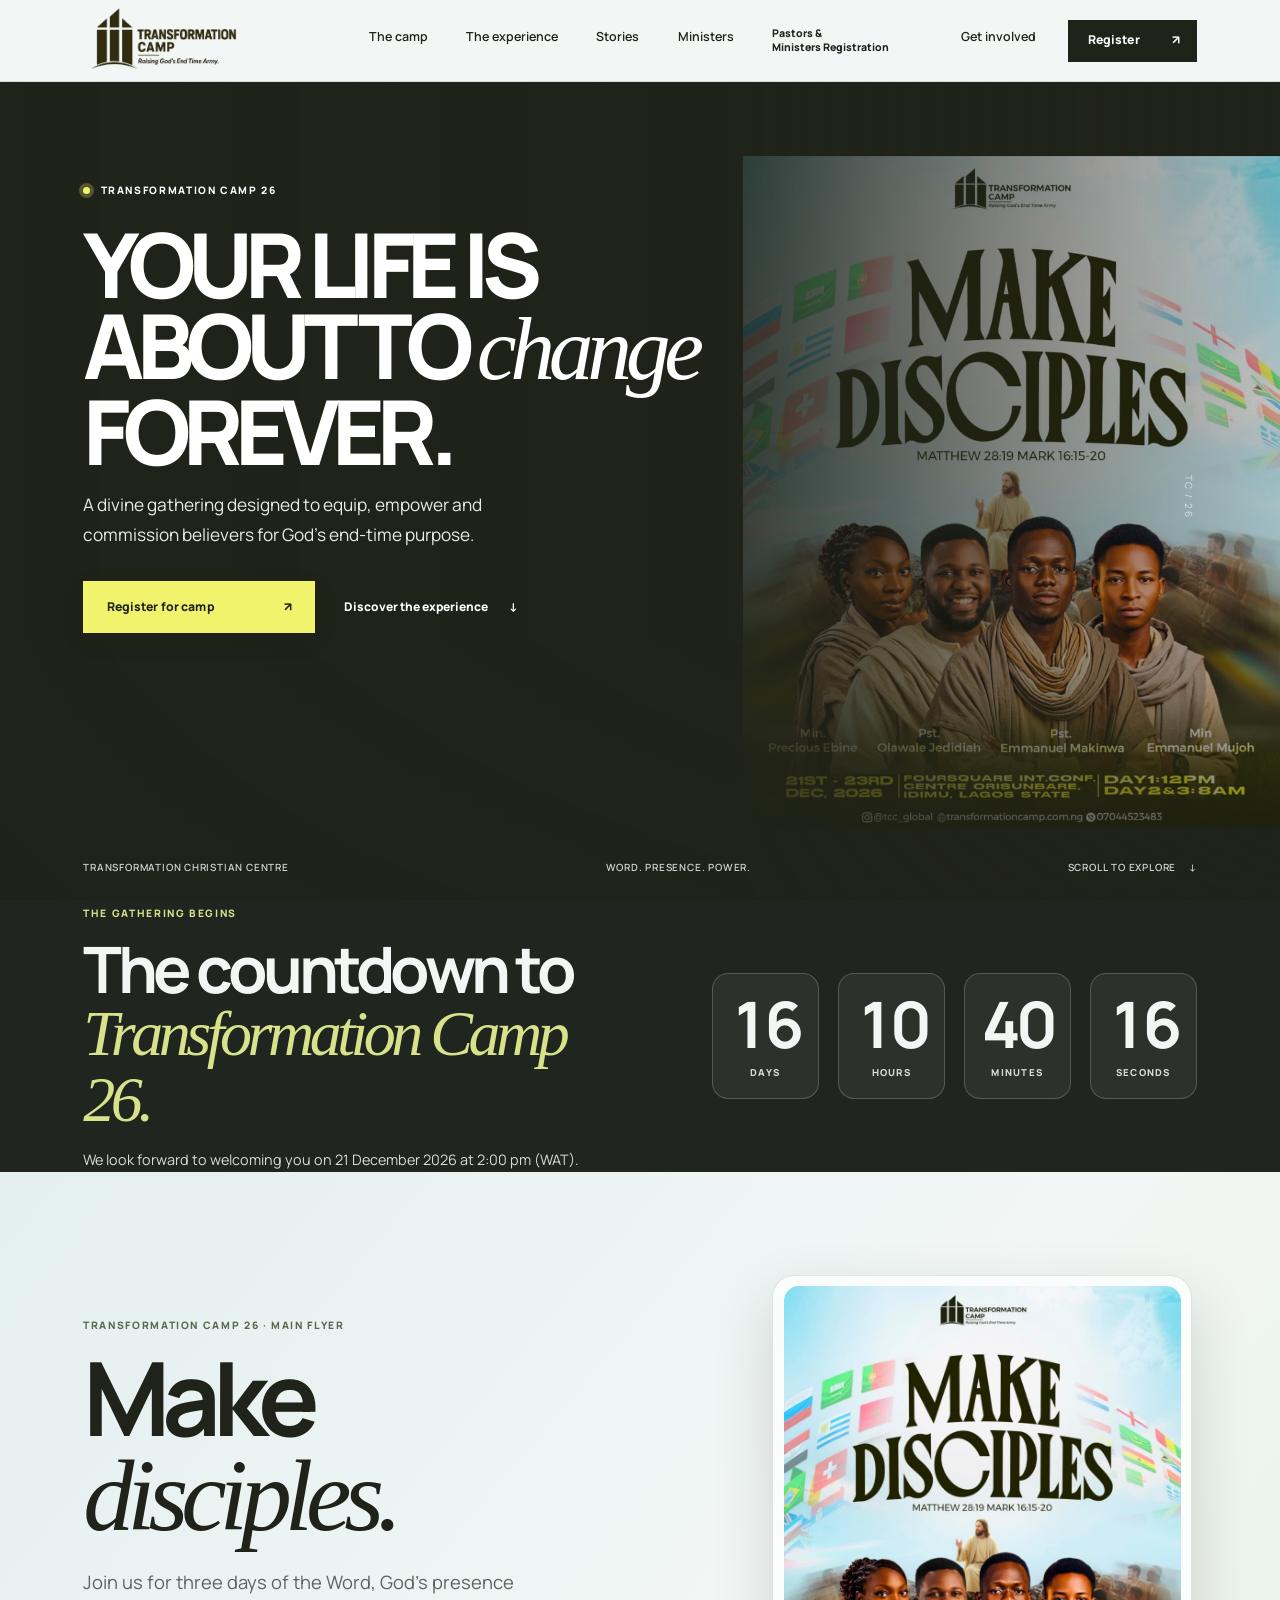
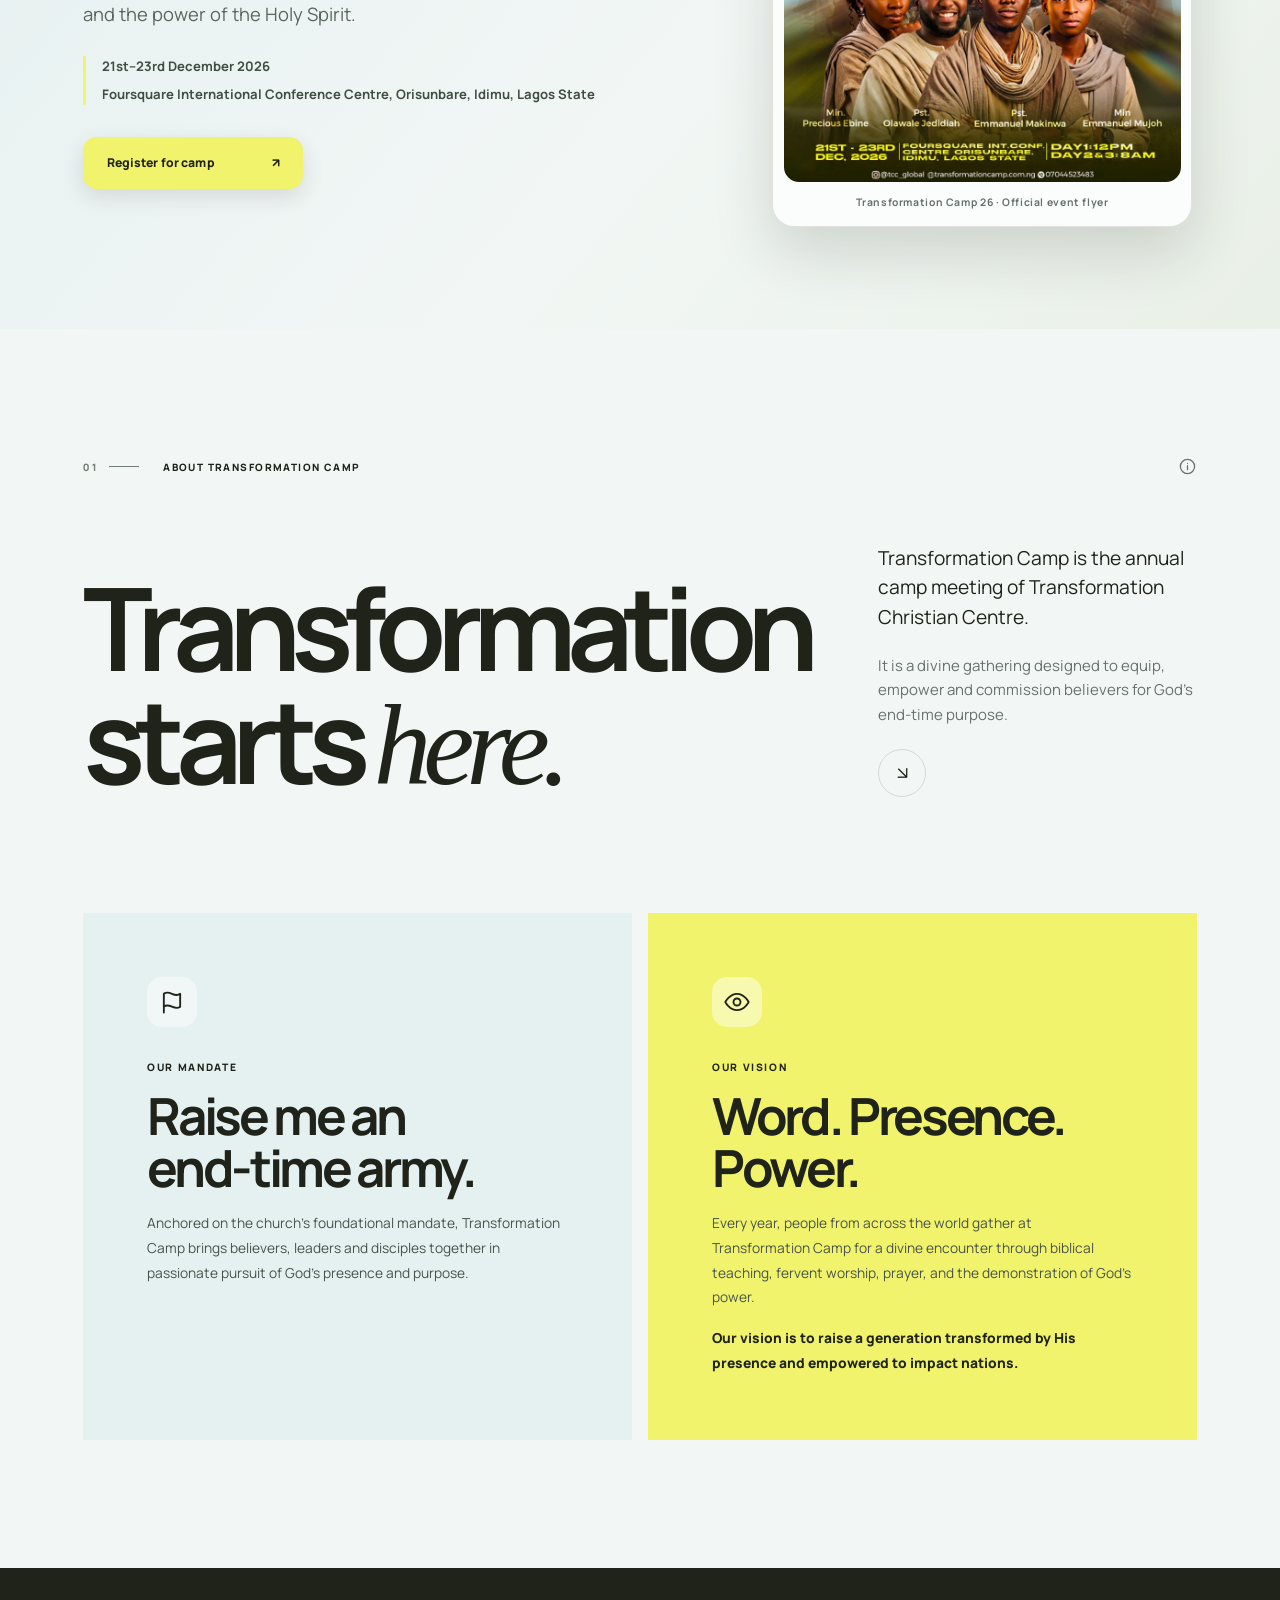
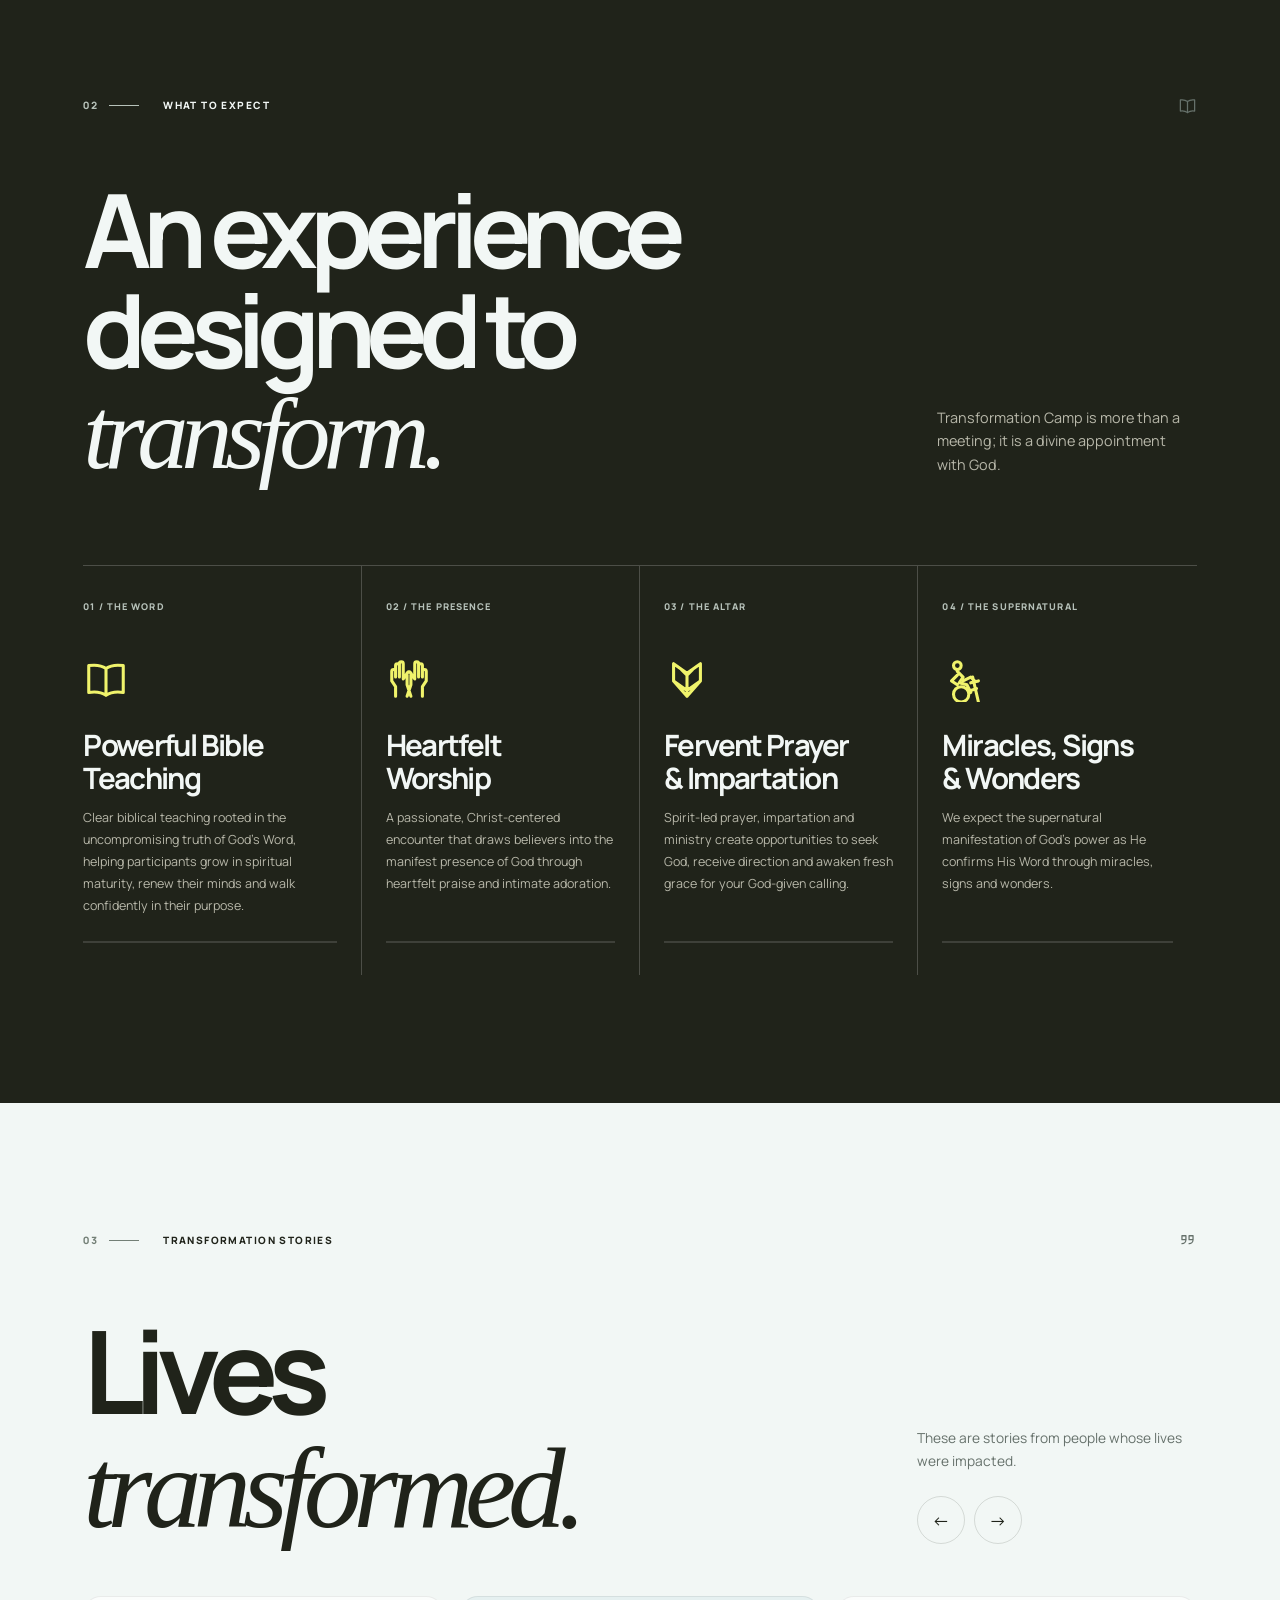
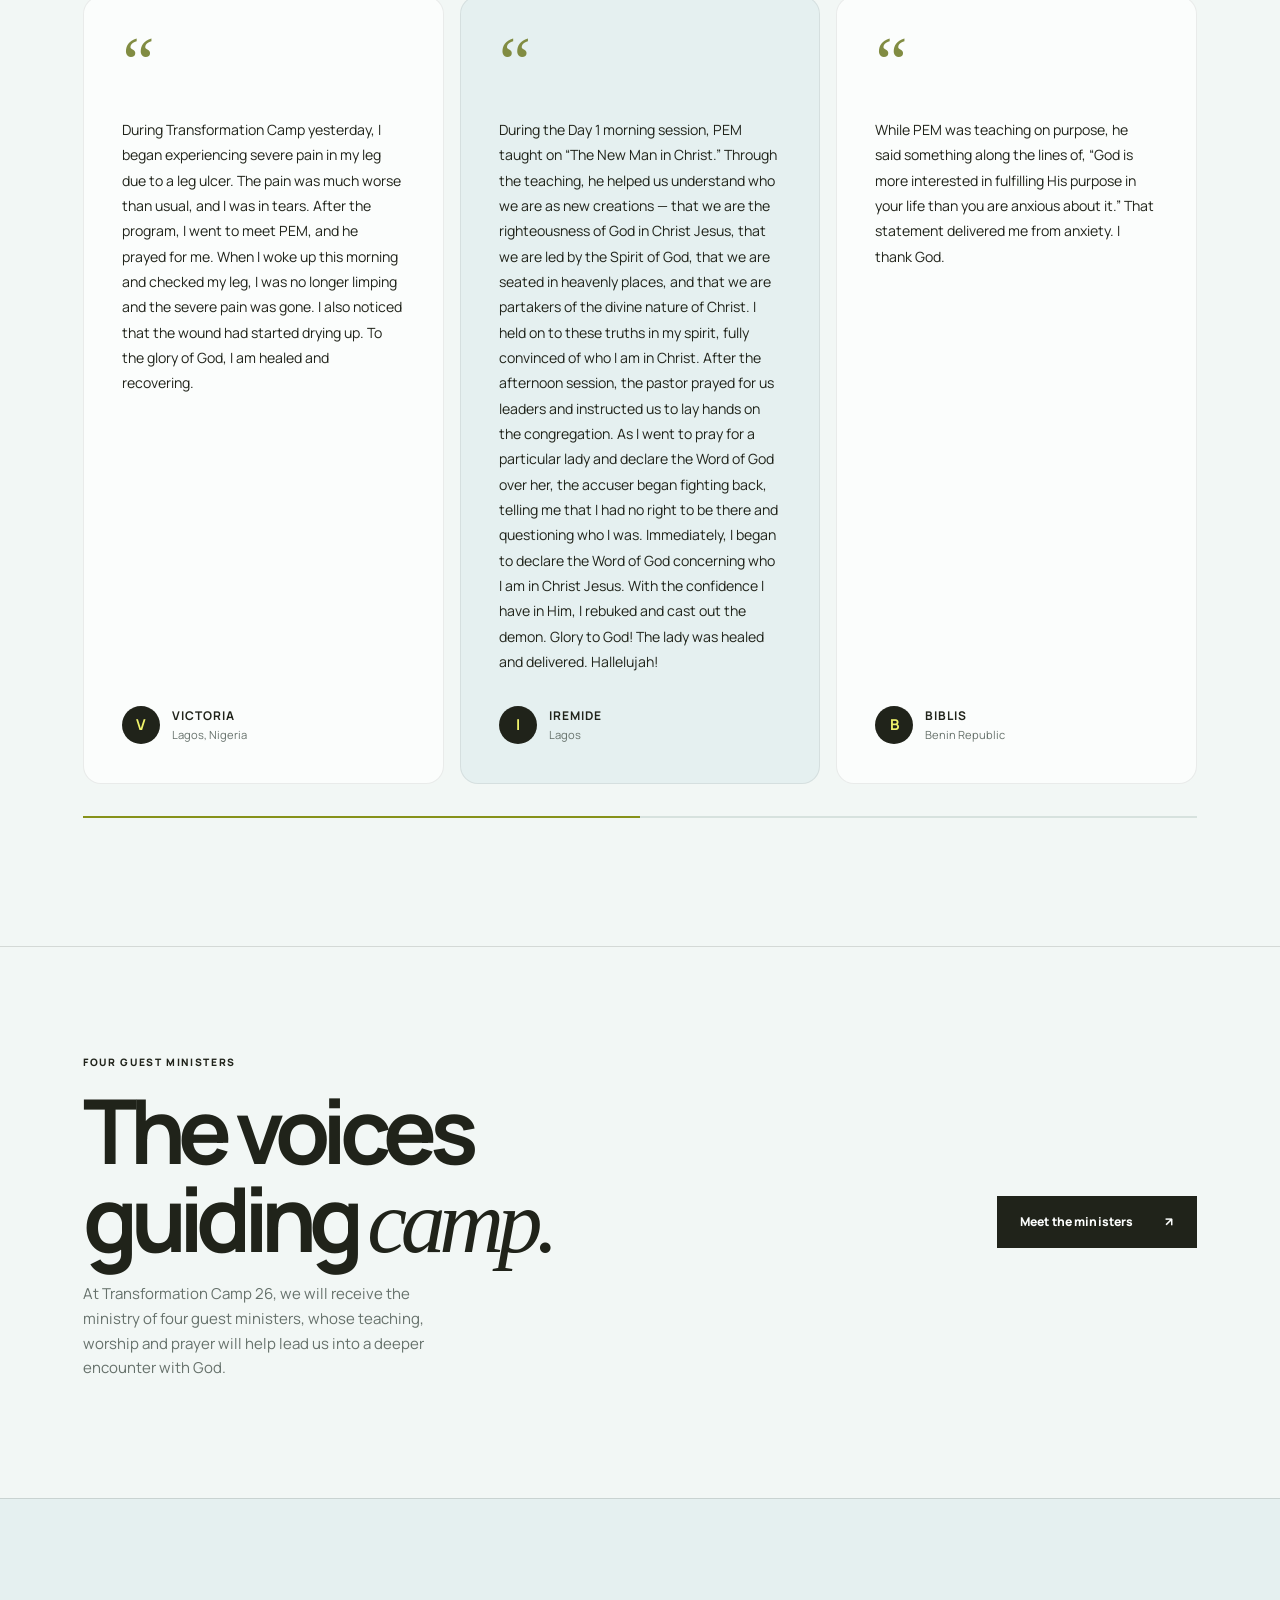
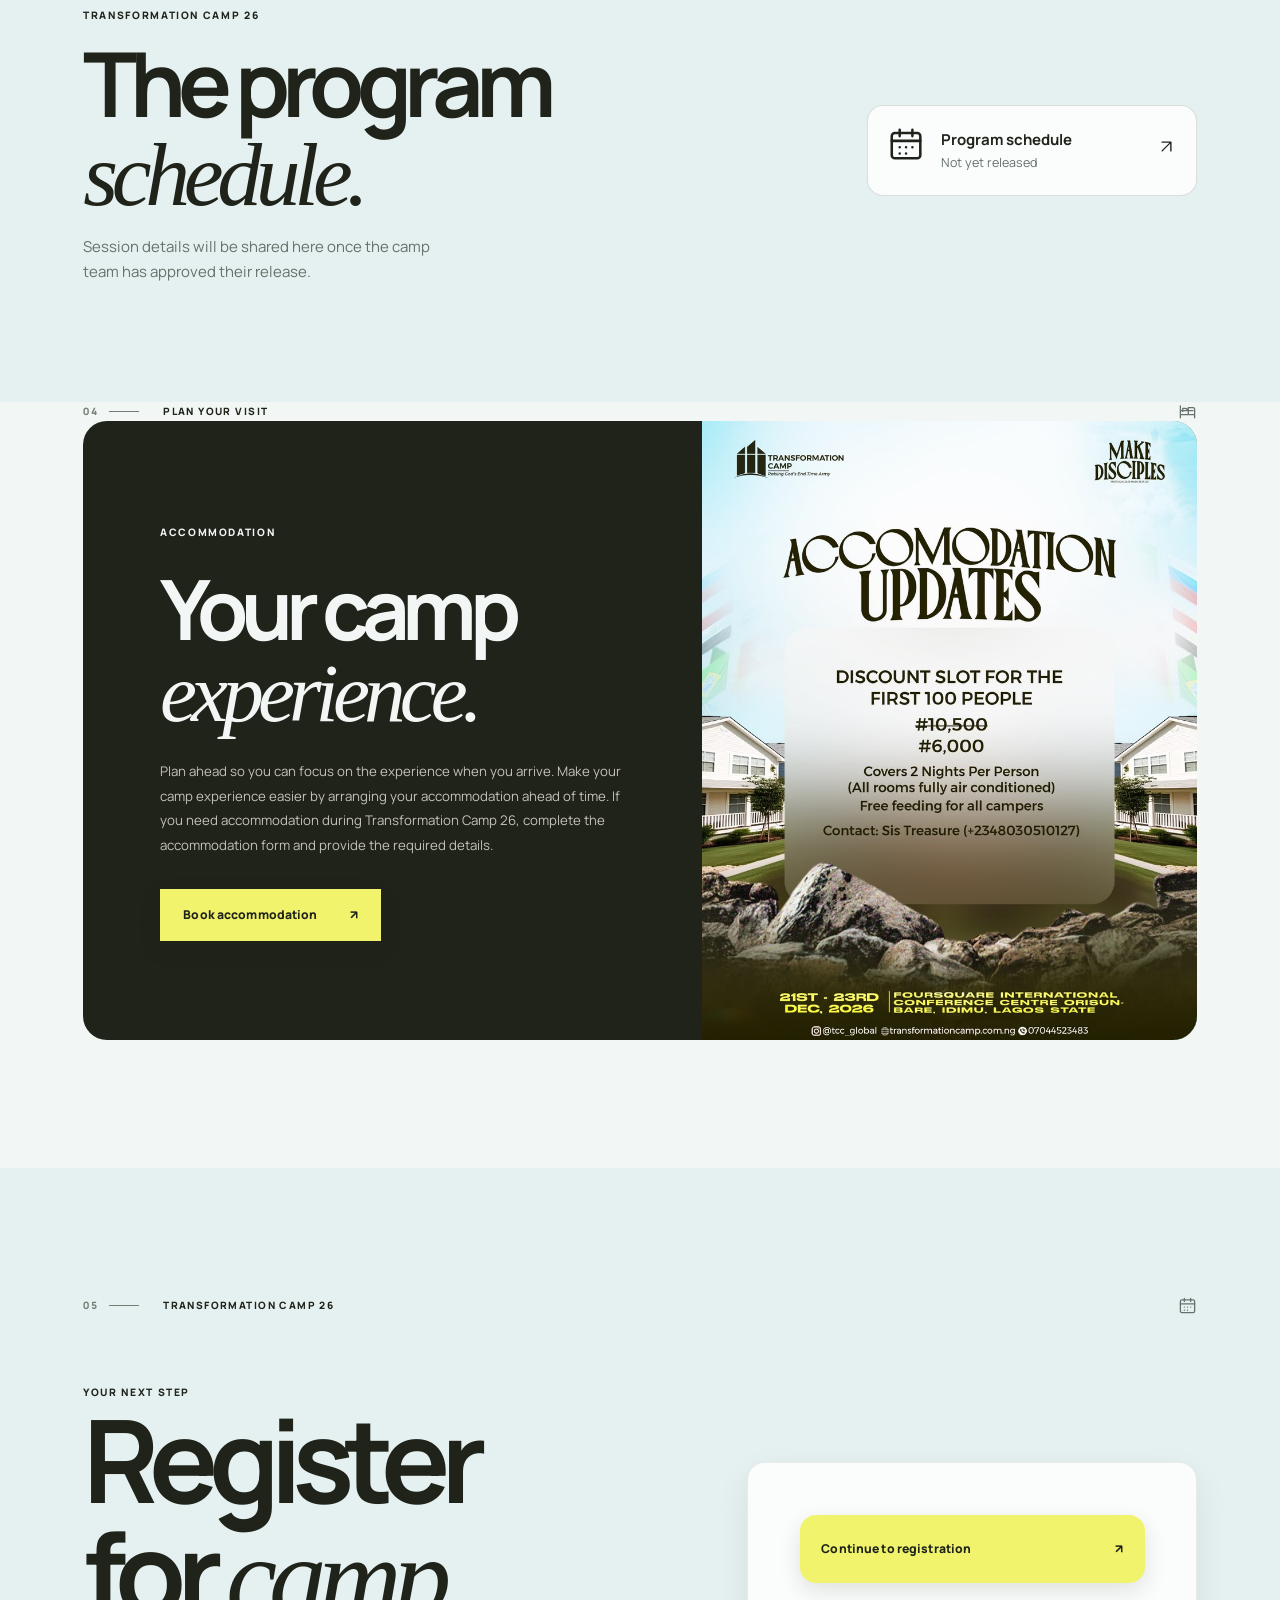
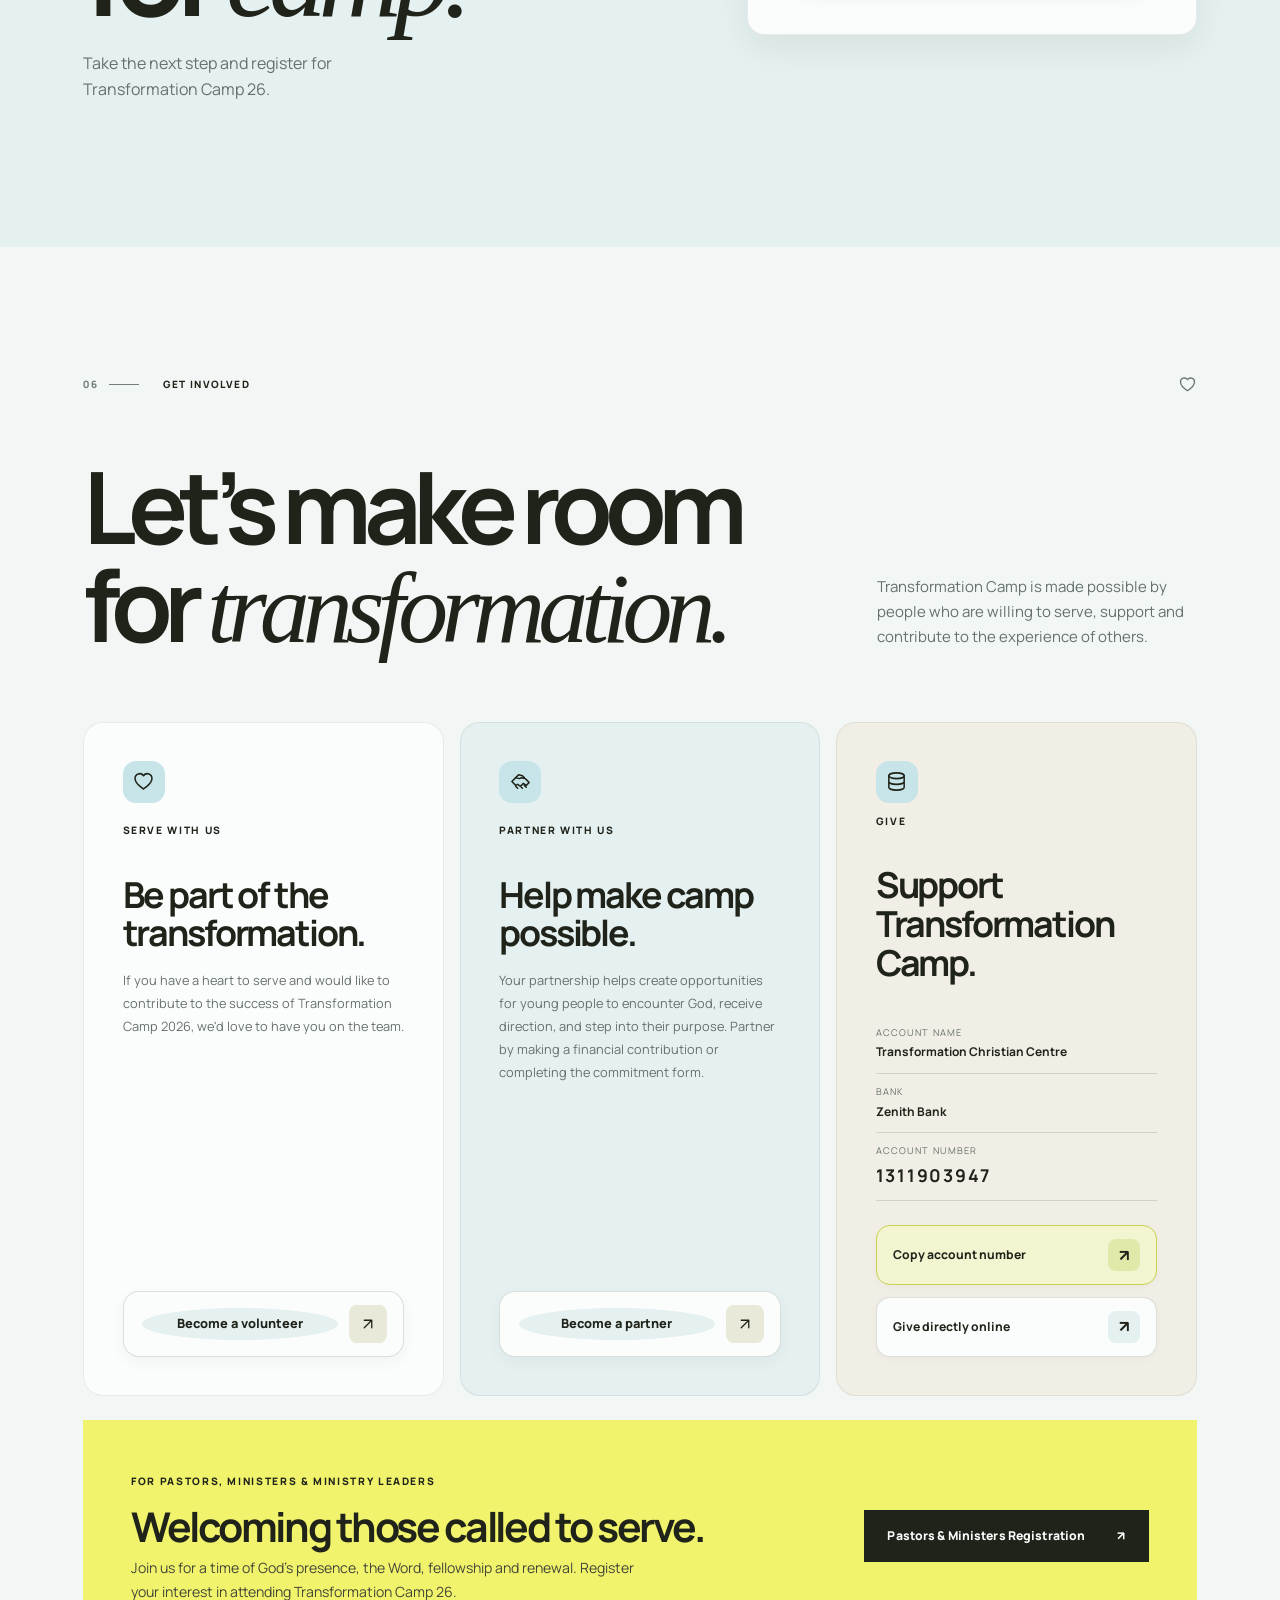
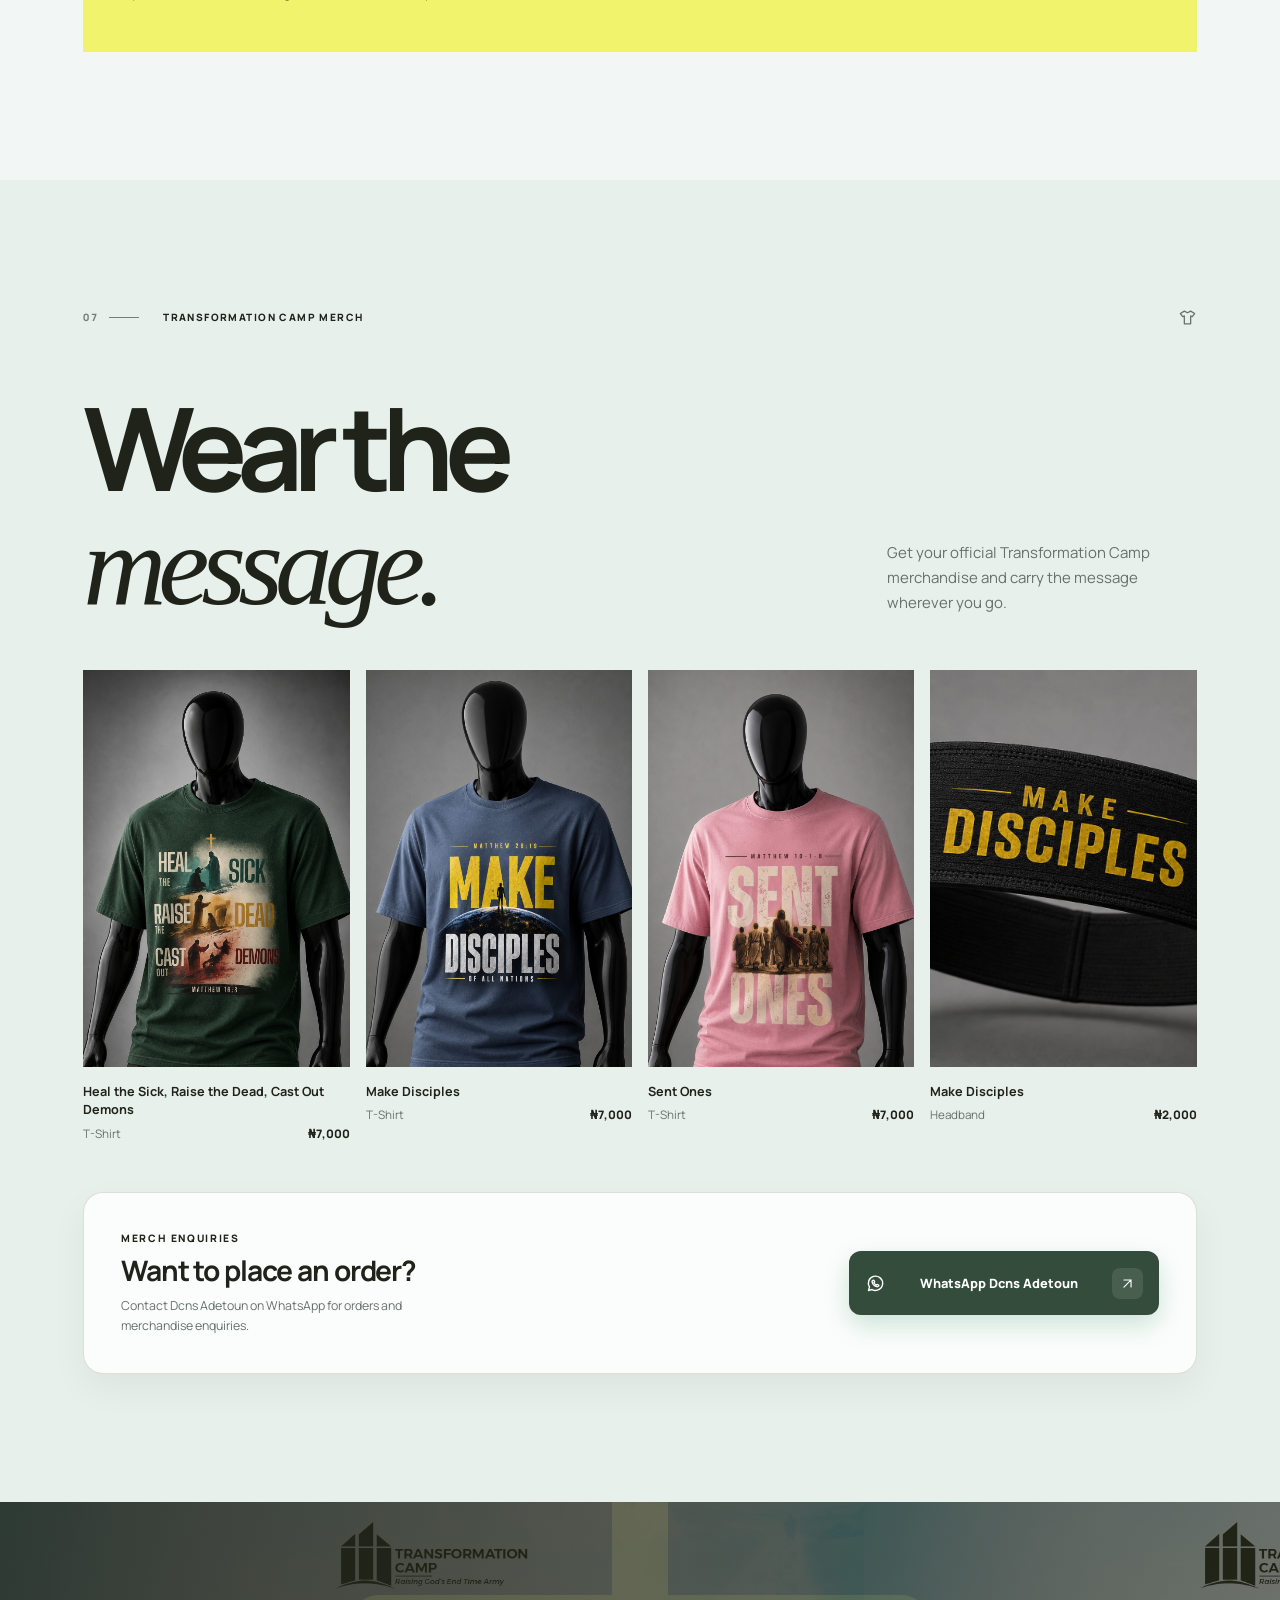
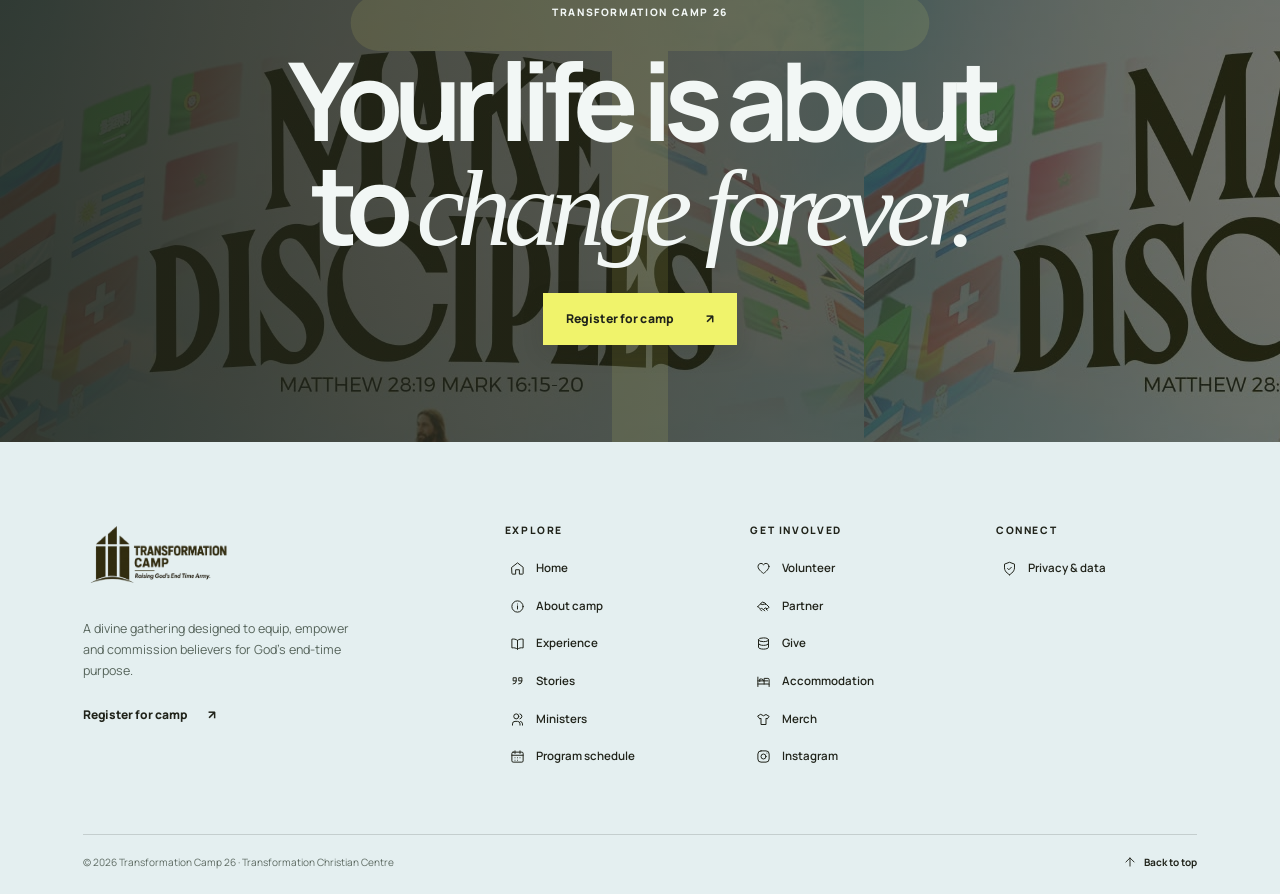
<file: index.html>
<!doctype html>
<html lang="en">
<head>
  <meta charset="utf-8">
  <meta name="viewport" content="width=device-width, initial-scale=1">
  <meta name="theme-color" content="#F2F7F5">
  <meta name="description" content="Transformation Camp is the annual camp meeting of Transformation Christian Centre: a divine gathering to equip, empower and commission believers for God's end-time purpose.">
  <title>Transformation Camp 26 — Your life is about to change forever</title>
  <link rel="icon" type="image/png" href="assets/TC_logo.png">
  <link rel="apple-touch-icon" href="assets/TC_logo.png">
  <link rel="preconnect" href="https://fonts.googleapis.com">
  <link rel="preconnect" href="https://fonts.gstatic.com" crossorigin>
  <link href="https://fonts.googleapis.com/css2?family=DM+Sans:wght@400;500;600;700&family=Manrope:wght@400;500;600;700;800&display=swap" rel="stylesheet">
  <link rel="stylesheet" href="styles.css?v=17">
  <script src="script.js" defer></script>
  <script src="countdown.js" defer></script>
</head>
<body>
  <a class="skip-link" href="#main">Skip to content</a>
  <header class="site-header" id="top">
    <a class="brand" href="#home" aria-label="Transformation Camp home"><img src="assets/TC_logo.png" alt="Transformation Camp — Raising God's End Time Army"></a>
    <nav class="desktop-nav" aria-label="Main navigation">
      <a href="#about">The camp</a><a href="#experience">The experience</a><a href="#stories">Stories</a><a href="ministers.html">Ministers</a><a class="registration-nav-link" href="pastors-ministers">Pastors &amp; Ministers Registration</a><a href="#get-involved">Get involved</a>
    </nav>
    <a class="button button-dark header-cta" href="register.html">Register <span aria-hidden="true">↗</span></a>
    <button class="menu-toggle" type="button" aria-expanded="false" aria-controls="mobile-nav" aria-label="Open navigation menu"><span></span><span></span></button>
    <nav class="mobile-nav" id="mobile-nav" aria-label="Mobile navigation" inert>
      <a href="#about">The camp</a><a href="#experience">The experience</a><a href="#stories">Stories</a><a href="ministers.html">Ministers</a><a class="mobile-registration-link" href="pastors-ministers">Pastors &amp; Ministers Registration</a><a href="schedule.html">Program schedule</a><a href="#accommodation">Accommodation</a><a href="#get-involved">Get involved</a>
      <a class="button button-lime" href="register.html">Register for camp <span aria-hidden="true">↗</span></a>
    </nav>
  </header>

  <main id="main">
    <section class="hero" id="home" aria-labelledby="hero-title">
      <div class="hero-image" aria-hidden="true"></div>
      <div class="hero-shade" aria-hidden="true"></div>
      <div class="hero-content">
        <p class="eyebrow hero-eyebrow"><span class="live-dot"></span> Transformation Camp 26</p>
        <h1 id="hero-title">Your life is<br>about to <em>change</em><br>forever.</h1>
        <p class="hero-copy">A divine gathering designed to equip, empower and commission believers for God's end-time purpose.</p>
        <div class="hero-actions"><a class="button button-lime" href="register.html">Register for camp <span aria-hidden="true">↗</span></a><a class="text-link hero-more" href="#about">Discover the experience <span aria-hidden="true">↓</span></a></div>
      </div>
      <div class="hero-bottom"><span>Transformation Christian Centre</span><span>Word. Presence. Power.</span><a href="#about" aria-label="Scroll to learn about camp">SCROLL TO EXPLORE <span aria-hidden="true">↓</span></a></div>
      <span class="hero-index" aria-hidden="true">TC / 26</span>
    </section>


    <section class="countdown-section section-pad" data-camp-countdown aria-labelledby="countdown-title">
      <div class="countdown-copy"><span class="eyebrow">THE GATHERING BEGINS</span><h2 id="countdown-title">The countdown to <em>Transformation Camp 26.</em></h2><p data-countdown-message>We look forward to welcoming you on 21 December 2026 at 2:00 pm (WAT).</p></div>
      <div class="countdown-clock" aria-label="Countdown to the opening session"><div><strong data-countdown="days">—</strong><span>Days</span></div><div><strong data-countdown="hours">—</strong><span>Hours</span></div><div><strong data-countdown="minutes">—</strong><span>Minutes</span></div><div><strong data-countdown="seconds">—</strong><span>Seconds</span></div></div>
    </section>
    <section class="flyer-feature section-pad" id="camp-flyer" aria-labelledby="flyer-title">
      <div class="flyer-feature-copy reveal">
        <span class="eyebrow">Transformation Camp 26 · Main flyer</span>
        <h2 class="display" id="flyer-title">Make<br><em>disciples.</em></h2>
        <p>Join us for three days of the Word, God's presence and the power of the Holy Spirit.</p>
        <div class="flyer-details"><span>21st–23rd December 2026</span><span>Foursquare International Conference Centre, Orisunbare, Idimu, Lagos State</span></div>
        <a class="button button-lime" href="register.html">Register for camp <span aria-hidden="true">↗</span></a>
      </div>
      <figure class="flyer-feature-art reveal"><img src="assets/camp-main-flyer-2026.jpeg" alt="Transformation Camp 26 main flyer: Make Disciples, 21st–23rd December 2026 at Foursquare International Conference Centre, Orisunbare, Idimu, Lagos State." loading="lazy"><figcaption>Transformation Camp 26 · Official event flyer</figcaption></figure>
    </section>

    <section class="intro section-pad" id="about">
      <div class="section-kicker reveal"><span class="number">01</span><span>About Transformation Camp</span><svg class="kicker-icon" aria-hidden="true" viewBox="0 0 24 24" focusable="false" aria-hidden="true"><circle cx="12" cy="12" r="9"/><path d="M12 11v5m0-8h.01"/></svg></div>
      <div class="intro-grid">
        <h2 class="display reveal">Transformation<br>starts <em>here.</em></h2>
        <div class="intro-copy reveal"><p class="lead">Transformation Camp is the annual camp meeting of Transformation Christian Centre.</p><p>It is a divine gathering designed to equip, empower and commission believers for God's end-time purpose.</p><a class="circle-link" href="#experience" aria-label="Discover the camp experience"><span aria-hidden="true">↘</span></a></div>
      </div>
      <div class="mandate-grid">
        <article class="mandate reveal"><span class="mandate-mark" aria-hidden="true"><svg viewBox="0 0 24 24" focusable="false" aria-hidden="true"><path d="M5 21V5m0 0c5-4 9 4 14 0v11c-5 4-9-4-14 0"/></svg></span><span class="eyebrow">Our mandate</span><h3>Raise me an<br>end-time army.</h3><p>Anchored on the church's foundational mandate, Transformation Camp brings believers, leaders and disciples together in passionate pursuit of God's presence and purpose.</p></article>
        <article class="mandate mandate-lime reveal"><span class="mandate-mark" aria-hidden="true"><svg viewBox="0 0 24 24" focusable="false" aria-hidden="true"><path d="M2 12s3.6-7 10-7 10 7 10 7-3.6 7-10 7S2 12 2 12Z"/><circle cx="12" cy="12" r="3"/></svg></span><span class="eyebrow">Our vision</span><h3>Word. Presence.<br>Power.</h3><div class="mandate-vision-copy"><p>Every year, people from across the world gather at Transformation Camp for a divine encounter through biblical teaching, fervent worship, prayer, and the demonstration of God’s power.</p><p><strong>Our vision is to raise a generation transformed by His presence and empowered to impact nations.</strong></p></div></article>
      </div>
    </section>

    <section class="experience section-pad" id="experience">
      <div class="section-kicker reveal"><span class="number">02</span><span>What to expect</span><svg class="kicker-icon" aria-hidden="true" viewBox="0 0 24 24" focusable="false" aria-hidden="true"><path d="M12 7v14m0-14C9.5 5 6.5 4.5 3 5v14c3.5-.5 6.5 0 9 2m0-14c2.5-2 5.5-2.5 9-2v14c-3.5-.5-6.5 0-9 2"/></svg></div>
      <div class="experience-head"><h2 class="display reveal">An experience<br>designed to <em>transform.</em></h2><p class="reveal">Transformation Camp is more than a meeting; it is a divine appointment with God.</p></div>
      <div class="experience-grid">
        <article class="experience-card reveal"><span class="card-number">01 / THE WORD</span><span class="card-icon" aria-hidden="true"><svg viewBox="0 0 24 24" focusable="false" aria-hidden="true"><path d="M12 6.5C9.6 4.8 6.4 4.5 3 5v14c3.4-.5 6.6-.2 9 1.5m0-14C14.4 4.8 17.6 4.5 21 5v14c-3.4-.5-6.6-.2-9 1.5m0-14v14"/></svg></span><h3>Powerful Bible<br>Teaching</h3><p>Clear biblical teaching rooted in the uncompromising truth of God's Word, helping participants grow in spiritual maturity, renew their minds and walk confidently in their purpose.</p><span class="card-rule"></span></article>
        <article class="experience-card reveal"><span class="card-number">02 / THE PRESENCE</span><span class="card-icon" aria-hidden="true"><svg viewBox="0 0 24 24" focusable="false" aria-hidden="true"><path d="M5 21v-5l-2-3V8a1 1 0 0 1 2 0v3-6a1 1 0 0 1 2 0v6-7a1 1 0 0 1 2 0v8l2-3a1 1 0 0 1 2 1v5l-2 6M19 21v-5l2-3V8a1 1 0 0 0-2 0v3-6a1 1 0 0 0-2 0v6-7a1 1 0 0 0-2 0v8l-2-3a1 1 0 0 0-2 1v5l2 6"/></svg></span><h3>Heartfelt<br>Worship</h3><p>A passionate, Christ-centered encounter that draws believers into the manifest presence of God through heartfelt praise and intimate adoration.</p><span class="card-rule"></span></article>
        <article class="experience-card reveal"><span class="card-number">03 / THE ALTAR</span><span class="card-icon" aria-hidden="true"><svg viewBox="0 0 24 24" focusable="false" aria-hidden="true"><path d="M12 21V9m0 0L5 4v9l7 8m0-12 7-5v9l-7 8m-7-8 7 5 7-5M9 7l3 3 3-3"/></svg></span><h3>Fervent Prayer<br>&amp; Impartation</h3><p>Spirit-led prayer, impartation and ministry create opportunities to seek God, receive direction and awaken fresh grace for your God-given calling.</p><span class="card-rule"></span></article>
        <article class="experience-card reveal"><span class="card-number">04 / THE SUPERNATURAL</span><span class="card-icon" aria-hidden="true"><svg viewBox="0 0 24 24" focusable="false" aria-hidden="true"><circle cx="8" cy="5" r="2"/><path d="m8 8 3 3-2 3m-1-4-3 3 3 2m1-1 4 1 2 4m-4-6 4-2 2 2m-11 7a4 4 0 1 0 8 0 4 4 0 0 0-8 0Zm10-9 3 13m-4-10 4-1m-4 5 3-1"/></svg></span><h3>Miracles, Signs<br>&amp; Wonders</h3><p>We expect the supernatural manifestation of God's power as He confirms His Word through miracles, signs and wonders.</p><span class="card-rule"></span></article>
      </div>
    </section>

    <section class="stories section-pad" id="stories">
      <div class="section-kicker reveal"><span class="number">03</span><span>Transformation stories</span><svg class="kicker-icon" aria-hidden="true" viewBox="0 0 24 24" focusable="false" aria-hidden="true"><path d="M10 11H5V6h5v5a5 5 0 0 1-5 5m14-5h-5V6h5v5a5 5 0 0 1-5 5"/></svg></div>
      <div class="stories-heading"><h2 class="display reveal">Lives<br><em>transformed.</em></h2><div class="story-controls reveal"><p>These are stories from people whose lives were impacted.</p><div class="control-pair"><button class="round-control" type="button" data-story="prev" aria-label="Previous story">←</button><button class="round-control" type="button" data-story="next" aria-label="Next story">→</button></div></div></div>
      <div class="story-window reveal"><div class="story-track">
        <article class="story-card"><span class="quote-mark" aria-hidden="true">“</span><blockquote>During Transformation Camp yesterday, I began experiencing severe pain in my leg due to a leg ulcer. The pain was much worse than usual, and I was in tears. After the program, I went to meet PEM, and he prayed for me. When I woke up this morning and checked my leg, I was no longer limping and the severe pain was gone. I also noticed that the wound had started drying up. To the glory of God, I am healed and recovering.</blockquote><div class="story-person"><span>V</span><div><strong>Victoria</strong><small>Lagos, Nigeria</small></div></div></article>
        <article class="story-card"><span class="quote-mark" aria-hidden="true">“</span><blockquote>During the Day 1 morning session, PEM taught on “The New Man in Christ.” Through the teaching, he helped us understand who we are as new creations — that we are the righteousness of God in Christ Jesus, that we are led by the Spirit of God, that we are seated in heavenly places, and that we are partakers of the divine nature of Christ. I held on to these truths in my spirit, fully convinced of who I am in Christ. After the afternoon session, the pastor prayed for us leaders and instructed us to lay hands on the congregation. As I went to pray for a particular lady and declare the Word of God over her, the accuser began fighting back, telling me that I had no right to be there and questioning who I was. Immediately, I began to declare the Word of God concerning who I am in Christ Jesus. With the confidence I have in Him, I rebuked and cast out the demon. Glory to God! The lady was healed and delivered. Hallelujah!</blockquote><div class="story-person"><span>I</span><div><strong>Iremide</strong><small>Lagos</small></div></div></article>
        <article class="story-card"><span class="quote-mark" aria-hidden="true">“</span><blockquote>While PEM was teaching on purpose, he said something along the lines of, “God is more interested in fulfilling His purpose in your life than you are anxious about it.” That statement delivered me from anxiety. I thank God.</blockquote><div class="story-person"><span>B</span><div><strong>Biblis</strong><small>Benin Republic</small></div></div></article>
        <article class="story-card"><span class="quote-mark" aria-hidden="true">“</span><blockquote>A friend sent me the link to the program, and I decided to join. At the time, I was experiencing severe breast pain. During the program, I received my healing, and the pain disappeared. Praise the Lord! Hallelujah!</blockquote><div class="story-person"><span>P</span><div><strong>Perience</strong><small>Lagos</small></div></div></article>
      </div></div><div class="story-progress" aria-hidden="true"><span></span></div>
    </section>

    <section class="ministers-promo section-pad" aria-labelledby="ministers-title">
      <div class="ministers-promo-copy"><span class="eyebrow">Four guest ministers</span><h2 class="display" id="ministers-title">The voices<br>guiding <em>camp.</em></h2><p>At Transformation Camp 26, we will receive the ministry of four guest ministers, whose teaching, worship and prayer will help lead us into a deeper encounter with God.</p></div>
      <a class="button button-dark" href="ministers.html">Meet the ministers <span aria-hidden="true">↗</span></a>
    </section>

    <section class="schedule-teaser section-pad" aria-labelledby="schedule-title">
      <div><span class="eyebrow">Transformation Camp 26</span><h2 class="display" id="schedule-title">The program<br><em>schedule.</em></h2><p>Session details will be shared here once the camp team has approved their release.</p></div>
      <a class="schedule-lock" href="schedule.html" aria-label="Program schedule, currently locked"><span aria-hidden="true"><svg viewBox="0 0 24 24" focusable="false" aria-hidden="true"><rect x="3" y="5" width="18" height="16" rx="2"/><path d="M16 3v4M8 3v4M3 10h18m-13 4h.01M12 14h.01M16 14h.01M8 18h.01M12 18h.01"/></svg></span><span><strong>Program schedule</strong><small>Not yet released</small></span><span aria-hidden="true"><svg viewBox="0 0 24 24" focusable="false" aria-hidden="true"><path d="M7 17 17 7M7 7h10v10"/></svg></span></a>
    </section>

    <section class="accommodation section-pad" id="accommodation">
      <div class="section-kicker reveal"><span class="number">04</span><span>Plan your visit</span><svg class="kicker-icon" aria-hidden="true" viewBox="0 0 24 24" focusable="false" aria-hidden="true"><path d="M3 20V5m0 11h18v4m0-4V9a2 2 0 0 0-2-2h-6v9m-10-5h16M6 12V8h3a3 3 0 0 1 3 3"/></svg></div>
      <div class="accom-panel reveal"><div class="accom-copy"><span class="eyebrow">Accommodation</span><h2 class="display">Your camp<br><em>experience.</em></h2><p>Plan ahead so you can focus on the experience when you arrive. Make your camp experience easier by arranging your accommodation ahead of time. If you need accommodation during Transformation Camp 26, complete the accommodation form and provide the required details.</p><a class="button button-lime" href="https://forms.gle/zUWYC4Lty5P9gyYu7" target="_blank" rel="noreferrer">Book accommodation <span aria-hidden="true">↗</span></a></div><div class="accom-art"><img src="assets/accommodation-flyer-2026.jpeg" alt="Transformation Camp accommodation flyer with room rates and booking contact details" loading="lazy"></div></div>
    </section>

    <section class="register section-pad" id="register">
      <div class="section-kicker reveal"><span class="number">05</span><span>Transformation Camp 26</span><svg class="kicker-icon" aria-hidden="true" viewBox="0 0 24 24" focusable="false" aria-hidden="true"><rect x="3" y="5" width="18" height="16" rx="2"/><path d="M16 3v4M8 3v4M3 10h18m-13 4h.01M12 14h.01M16 14h.01M8 18h.01M12 18h.01"/></svg></div>
      <div class="register-grid"><div class="register-intro reveal"><span class="eyebrow">Your next step</span><h2 class="display">Register<br>for <em>camp.</em></h2><p>Take the next step and register for Transformation Camp 26.</p></div><div class="register-action reveal"><a class="button button-lime button-wide" href="register.html">Continue to registration <span aria-hidden="true">↗</span></a></div></div>
    </section>

    <section class="involved section-pad" id="get-involved">
      <div class="section-kicker reveal"><span class="number">06</span><span>Get involved</span><svg class="kicker-icon" aria-hidden="true" viewBox="0 0 24 24" focusable="false" aria-hidden="true"><path d="M20.8 8.8c0 5.5-8.8 11-8.8 11s-8.8-5.5-8.8-11A4.8 4.8 0 0 1 12 6a4.8 4.8 0 0 1 8.8 2.8Z"/></svg></div>
      <div class="involved-intro reveal"><h2 class="display">Let&rsquo;s make room<br>for <em>transformation.</em></h2><p>Transformation Camp is made possible by people who are willing to serve, support and contribute to the experience of others.</p></div>
      <div class="involved-grid">
        <article class="involved-card reveal" id="volunteer"><span class="involved-icon" aria-hidden="true"><svg viewBox="0 0 24 24" focusable="false" aria-hidden="true"><path d="M20.8 8.8c0 5.5-8.8 11-8.8 11s-8.8-5.5-8.8-11A4.8 4.8 0 0 1 12 6a4.8 4.8 0 0 1 8.8 2.8Z"/></svg></span><span class="eyebrow">Serve with us</span><h3>Be part of the transformation.</h3><p>If you have a heart to serve and would like to contribute to the success of Transformation Camp 2026, we'd love to have you on the team.</p><a class="involved-action involved-tab" href="https://docs.google.com/forms/d/e/1FAIpQLSd5NZCxnIdavR67E_6fmiq20UZgNdYFiv_pdiUkhhUODyYVqQ/viewform?usp=send_form" target="_blank" rel="noreferrer"><span>Become a volunteer</span><span aria-hidden="true"><svg viewBox="0 0 24 24" focusable="false" aria-hidden="true"><path d="M7 17 17 7M7 7h10v10"/></svg></span></a></article>
        <article class="involved-card reveal" id="partner"><span class="involved-icon" aria-hidden="true"><svg viewBox="0 0 24 24" focusable="false" aria-hidden="true"><path d="m3 12 4-4 4 1 2-1 4 1 4 4-3 3-3-2-3 3-3-2-2 1-4-4Zm4-4 3-3 4 1 2 2m-9 9 2 2m3-2 2 2m2-3 2 2"/></svg></span><span class="eyebrow">Partner with us</span><h3>Help make camp possible.</h3><p>Your partnership helps create opportunities for young people to encounter God, receive direction, and step into their purpose. Partner by making a financial contribution or completing the commitment form.</p><a class="involved-action involved-tab" href="https://docs.google.com/forms/d/e/1FAIpQLSenGHrEpijHi-s-ggCdOD6jgVON8QP9FYHDmR7omZOHMTh80g/viewform?usp=send_form" target="_blank" rel="noreferrer"><span>Become a partner</span><span aria-hidden="true"><svg viewBox="0 0 24 24" focusable="false" aria-hidden="true"><path d="M7 17 17 7M7 7h10v10"/></svg></span></a></article>
        <article class="involved-card giving-card reveal" id="give"><span class="involved-icon" aria-hidden="true"><svg viewBox="0 0 24 24" focusable="false" aria-hidden="true"><ellipse cx="12" cy="6" rx="8" ry="3"/><path d="M4 6v12c0 1.7 3.6 3 8 3s8-1.3 8-3V6M4 12c0 1.7 3.6 3 8 3s8-1.3 8-3"/></svg></span><span class="eyebrow">Give</span><h3>Support Transformation Camp.</h3><div class="bank-details"><div><small>Account name</small><strong>Transformation Christian Centre</strong></div><div><small>Bank</small><strong>Zenith Bank</strong></div><div><small>Account number</small><strong class="account-number">1311903947</strong></div></div><div class="giving-actions"><button class="giving-action" type="button" data-copy="1311903947">Copy account number <span aria-hidden="true">↗</span></button><a class="giving-action" href="https://transformationcamp.com.ng/#give">Give directly online <span aria-hidden="true">↗</span></a></div></article>
      </div>
      <div class="pastors-registration-cta reveal">
        <div class="pastors-registration-copy">
          <span class="eyebrow">For pastors, ministers &amp; ministry leaders</span>
          <h3>Welcoming those called to serve.</h3>
          <p>Join us for a time of God’s presence, the Word, fellowship and renewal. Register your interest in attending Transformation Camp 26.</p>
        </div>
        <a class="button button-dark" href="pastors-ministers">Pastors &amp; Ministers Registration <span aria-hidden="true">↗</span></a>
      </div>
    </section>

    <section class="merch section-pad" id="merch">
      <div class="section-kicker reveal"><span class="number">07</span><span>Transformation Camp merch</span><svg class="kicker-icon" aria-hidden="true" viewBox="0 0 24 24" focusable="false" aria-hidden="true"><path d="m8 4 4 2 4-2 5 3-3 4-2-1v10H8V10l-2 1-3-4z"/></svg></div>
      <div class="merch-heading"><h2 class="display reveal">Wear the<br><em>message.</em></h2><p class="reveal">Get your official Transformation Camp merchandise and carry the message wherever you go.</p></div>
      <div class="merch-grid">
        <article class="merch-item reveal"><div class="merch-visual"><img src="assets/heal-the-sick-tshirt.jpg" alt="Official Heal the Sick, Raise the Dead, Cast Out Demons T-shirt" loading="lazy"></div><h3>Heal the Sick, Raise the Dead, Cast Out Demons</h3><p>T-Shirt <span>₦7,000</span></p></article>
        <article class="merch-item reveal"><div class="merch-visual"><img src="assets/make-disciples-tshirt.jpg" alt="Official Make Disciples T-shirt" loading="lazy"></div><h3>Make Disciples</h3><p>T-Shirt <span>₦7,000</span></p></article>
        <article class="merch-item reveal"><div class="merch-visual"><img src="assets/sent-ones-tshirt.jpg" alt="Official Sent Ones T-shirt" loading="lazy"></div><h3>Sent Ones</h3><p>T-Shirt <span>₦7,000</span></p></article>
        <article class="merch-item reveal"><div class="merch-visual"><img src="assets/make-disciples-headband.jpg" alt="Official Make Disciples headband" loading="lazy"></div><h3>Make Disciples</h3><p>Headband <span>₦2,000</span></p></article>
      </div>
      <div class="merch-enquiry reveal"><div class="merch-enquiry-copy"><span class="eyebrow">Merch enquiries</span><h3>Want to place an order?</h3><p>Contact Dcns Adetoun on WhatsApp for orders and merchandise enquiries.</p></div><a class="merch-cta" href="https://wa.me/2348128174715?text=Hello%20Dcns%20Adetoun%2C%20I%20would%20like%20to%20make%20an%20enquiry%20about%20Transformation%20Camp%2026%20merchandise." target="_blank" rel="noreferrer"><svg aria-hidden="true" viewBox="0 0 24 24" focusable="false"><path d="M20.2 11.8a8.2 8.2 0 0 1-12.1 7.1L4 20l1.1-3.8a8.2 8.2 0 1 1 15.1-4.4Z"/><path d="M9 8.5c.4-.5.8-.4 1.1 0l.8 1.2c.2.3.1.6-.2.9l-.5.5a6 6 0 0 0 2.7 2.7l.5-.5c.3-.3.6-.4.9-.2l1.2.8c.4.3.5.7 0 1.1-.5.5-1.2.7-1.9.6-2.5-.4-5.1-3-5.5-5.5-.1-.7.1-1.4.9-1.6Z"/></svg><span>WhatsApp Dcns Adetoun</span><span class="merch-cta-arrow" aria-hidden="true"><svg viewBox="0 0 24 24" focusable="false"><path d="M7 17 17 7M7 7h10v10"/></svg></span></a></div>
    </section>

    <section class="closing closing-with-flyer"><div class="closing-content reveal"><span class="eyebrow">Transformation Camp 26</span><h2>Your life is about<br>to <em>change forever.</em></h2><a class="button button-lime" href="register.html">Register for camp <span aria-hidden="true">↗</span></a></div><span class="closing-star" aria-hidden="true"><svg viewBox="0 0 24 24" focusable="false" aria-hidden="true"><path d="M12 3v18M5 9h14"/></svg></span></section>
  </main>

  <footer class="footer section-pad">
    <div class="footer-main">
      <div class="footer-brand"><a href="#home" aria-label="Transformation Camp home"><img src="assets/TC_logo.png" alt="Transformation Camp"></a><p>A divine gathering designed to equip, empower and commission believers for God’s end-time purpose.</p><a class="text-link" href="register.html">Register for camp <span aria-hidden="true">↗</span></a></div>
      <div class="footer-column"><span class="eyebrow">Explore</span><a href="#home"><svg viewBox="0 0 24 24" focusable="false" aria-hidden="true"><path d="m3 10 9-7 9 7v10a1 1 0 0 1-1 1h-5v-7H9v7H4a1 1 0 0 1-1-1z"/></svg>Home</a><a href="#about"><svg viewBox="0 0 24 24" focusable="false" aria-hidden="true"><circle cx="12" cy="12" r="9"/><path d="M12 11v5m0-8h.01"/></svg>About camp</a><a href="#experience"><svg viewBox="0 0 24 24" focusable="false" aria-hidden="true"><path d="M12 7v14m0-14C9.5 5 6.5 4.5 3 5v14c3.5-.5 6.5 0 9 2m0-14c2.5-2 5.5-2.5 9-2v14c-3.5-.5-6.5 0-9 2"/></svg>Experience</a><a href="#stories"><svg viewBox="0 0 24 24" focusable="false" aria-hidden="true"><path d="M10 11H5V6h5v5a5 5 0 0 1-5 5m14-5h-5V6h5v5a5 5 0 0 1-5 5"/></svg>Stories</a><a href="ministers.html"><svg viewBox="0 0 24 24" focusable="false" aria-hidden="true"><path d="M16 21v-2a4 4 0 0 0-4-4H8a4 4 0 0 0-4 4v2"/><circle cx="10" cy="7" r="4"/><path d="M20 21v-2a4 4 0 0 0-3-3.87M16 3.13a4 4 0 0 1 0 7.75"/></svg>Ministers</a><a href="schedule.html"><svg viewBox="0 0 24 24" focusable="false" aria-hidden="true"><rect x="3" y="5" width="18" height="16" rx="2"/><path d="M16 3v4M8 3v4M3 10h18m-13 4h.01M12 14h.01M16 14h.01M8 18h.01M12 18h.01"/></svg>Program schedule</a></div>
      <div class="footer-column"><span class="eyebrow">Get involved</span><a href="#volunteer"><svg viewBox="0 0 24 24" focusable="false" aria-hidden="true"><path d="M20.8 8.8c0 5.5-8.8 11-8.8 11s-8.8-5.5-8.8-11A4.8 4.8 0 0 1 12 6a4.8 4.8 0 0 1 8.8 2.8Z"/></svg>Volunteer</a><a href="#partner"><svg viewBox="0 0 24 24" focusable="false" aria-hidden="true"><path d="m3 12 4-4 4 1 2-1 4 1 4 4-3 3-3-2-3 3-3-2-2 1-4-4Zm4-4 3-3 4 1 2 2m-9 9 2 2m3-2 2 2m2-3 2 2"/></svg>Partner</a><a href="#give"><svg viewBox="0 0 24 24" focusable="false" aria-hidden="true"><ellipse cx="12" cy="6" rx="8" ry="3"/><path d="M4 6v12c0 1.7 3.6 3 8 3s8-1.3 8-3V6M4 12c0 1.7 3.6 3 8 3s8-1.3 8-3"/></svg>Give</a><a href="#accommodation"><svg viewBox="0 0 24 24" focusable="false" aria-hidden="true"><path d="M3 20V5m0 11h18v4m0-4V9a2 2 0 0 0-2-2h-6v9m-10-5h16M6 12V8h3a3 3 0 0 1 3 3"/></svg>Accommodation</a><a href="#merch"><svg viewBox="0 0 24 24" focusable="false" aria-hidden="true"><path d="m8 4 4 2 4-2 5 3-3 4-2-1v10H8V10l-2 1-3-4z"/></svg>Merch</a><a href="https://www.instagram.com/tcc_transformationcamp/?utm_source=ig_web_button_share_sheet" target="_blank" rel="noreferrer"><svg viewBox="0 0 24 24" focusable="false" aria-hidden="true"><rect x="3" y="3" width="18" height="18" rx="5"/><circle cx="12" cy="12" r="4"/><path d="M17.5 6.5h.01"/></svg>Instagram</a></div>
      <div class="footer-column"><span class="eyebrow">Connect</span><a href="https://www.transformationcamp.com.ng/privacy-policy.html"><svg viewBox="0 0 24 24" focusable="false" aria-hidden="true"><path d="M12 22s8-4 8-11V5l-8-3-8 3v6c0 7 8 11 8 11Z"/><path d="m9 12 2 2 4-4"/></svg>Privacy &amp; data</a></div>
    </div>
    <div class="footer-bottom"><span>© 2026 Transformation Camp 26 · Transformation Christian Centre</span><a href="#top"><svg viewBox="0 0 24 24" focusable="false" aria-hidden="true"><path d="M12 19V5m-7 7 7-7 7 7"/></svg>Back to top</a></div>
  </footer>
</body>
</html>
</file>
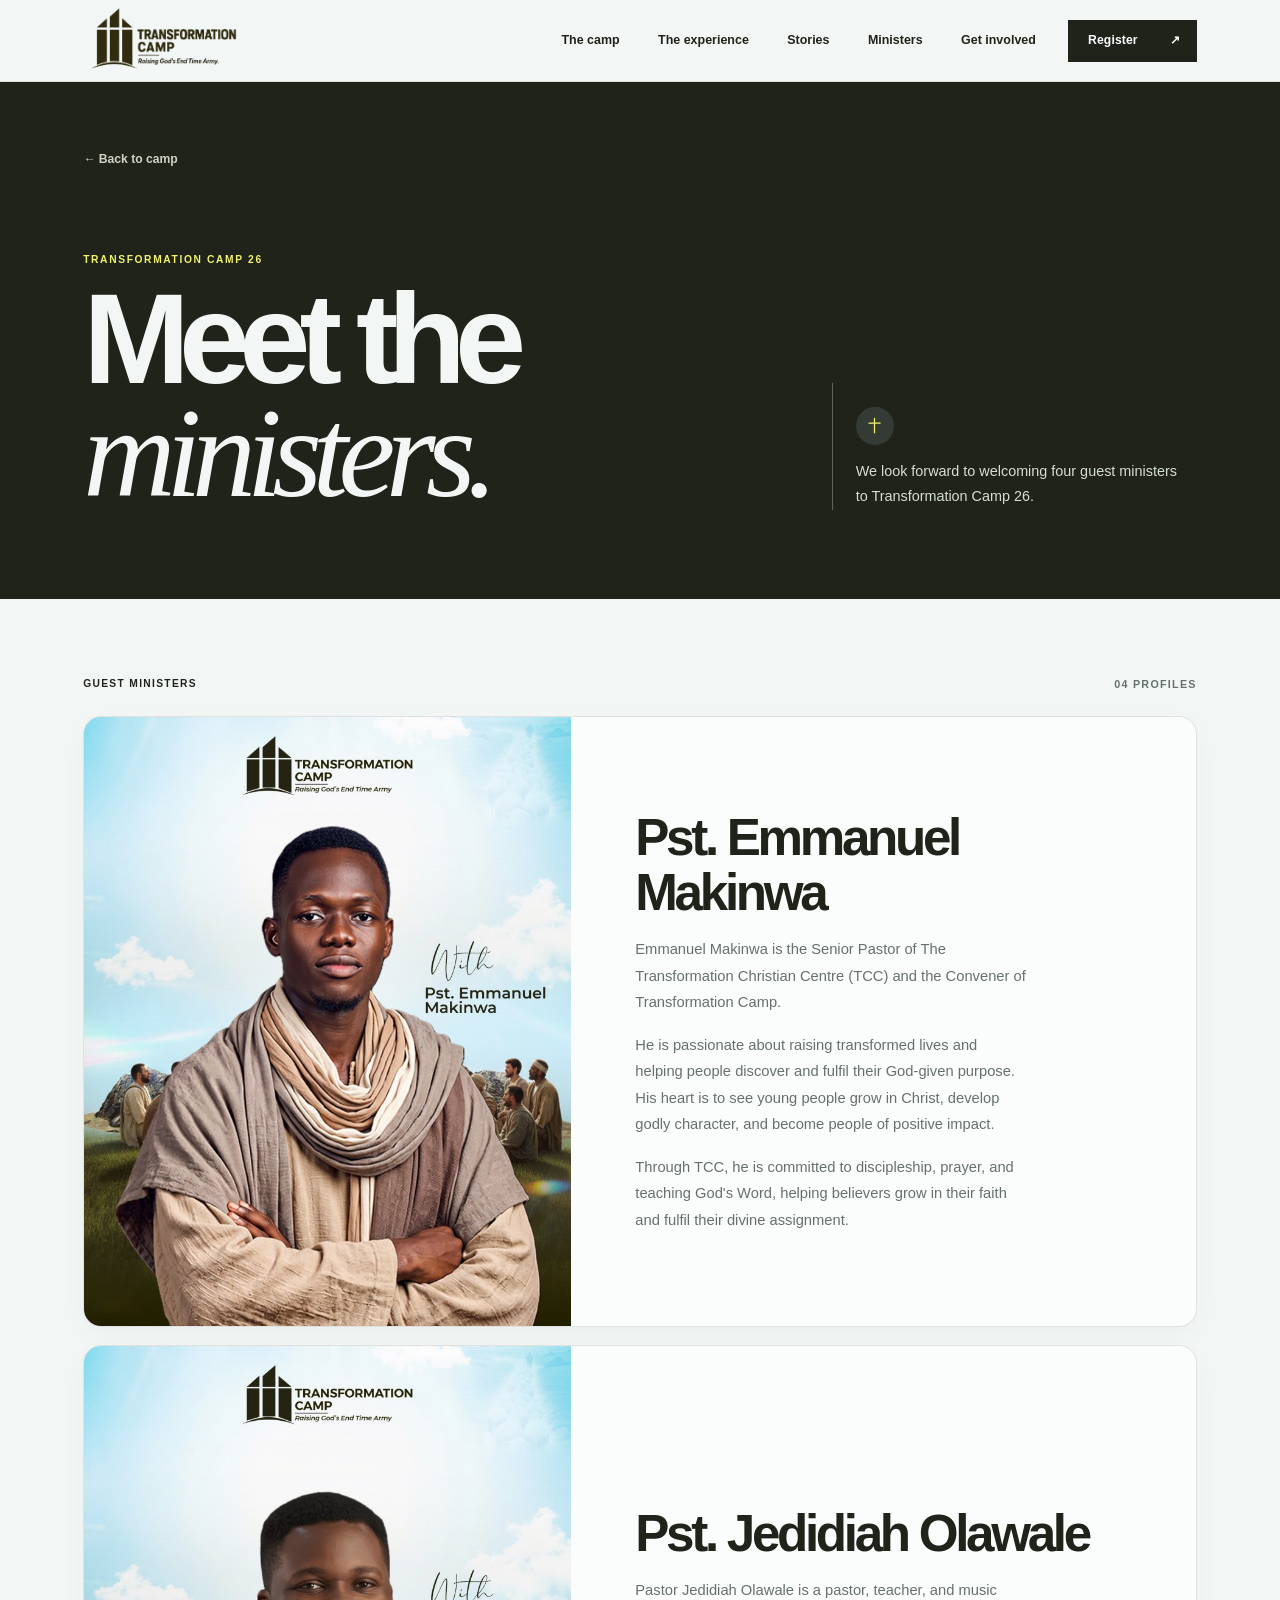
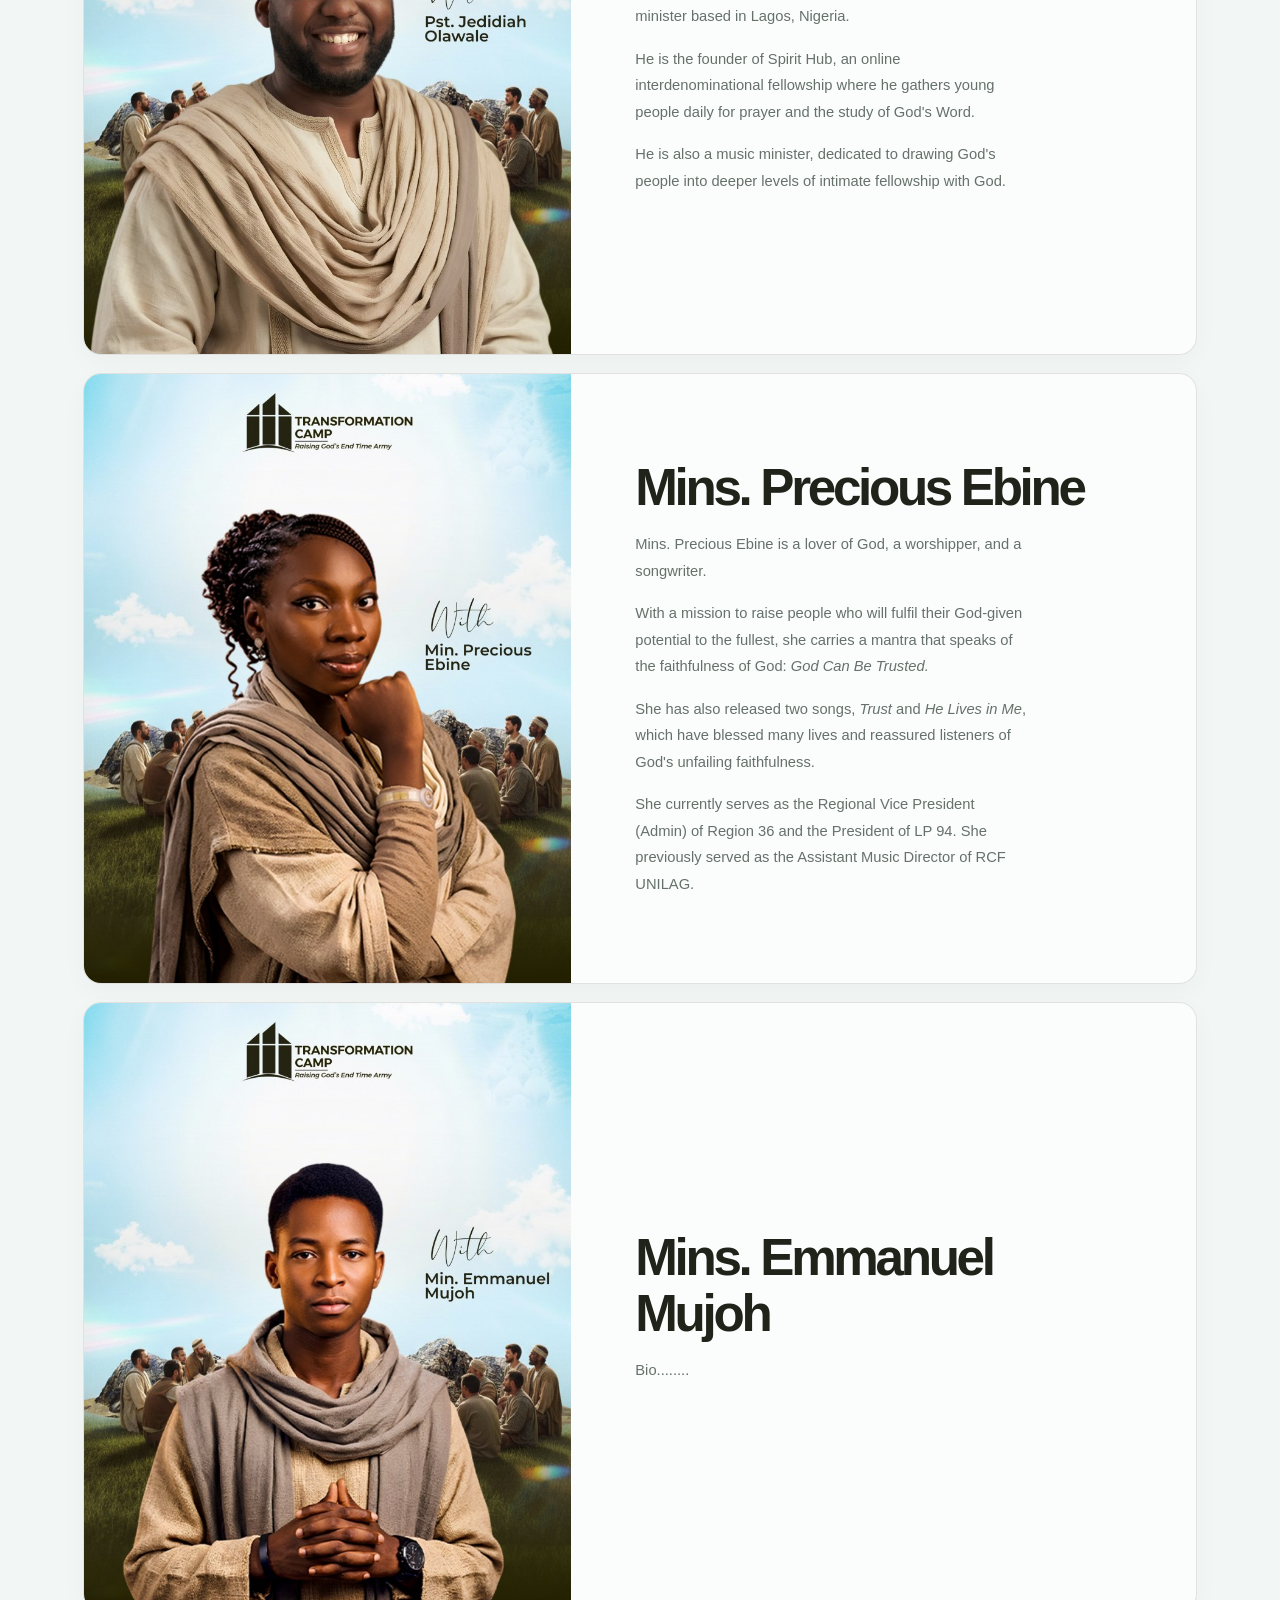
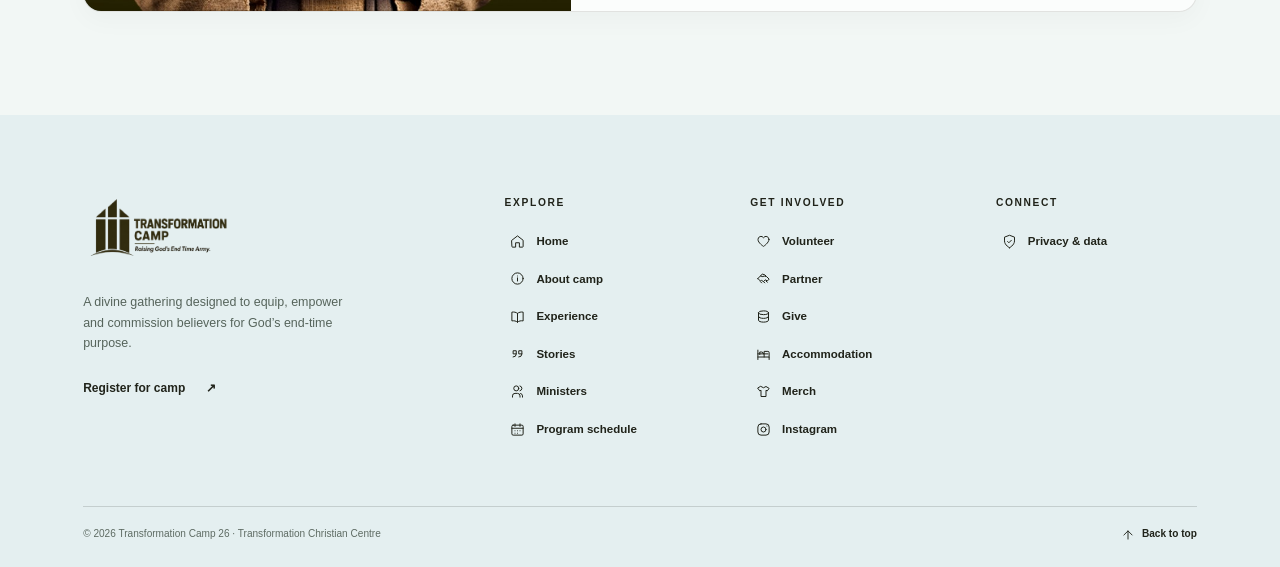
<file: ministers.html>
<!doctype html>
<html lang="en">
<head>
  <meta charset="utf-8"><meta name="viewport" content="width=device-width, initial-scale=1"><meta name="theme-color" content="#F2F7F5">
  <meta name="description" content="Meet the ministers serving at Transformation Camp 26."><title>Meet the Ministers — Transformation Camp 26</title>
  <link rel="icon" type="image/png" href="assets/TC_logo.png"><link rel="stylesheet" href="styles.css?v=19"><script src="ministers.js?v=4" defer></script><script src="script.js" defer></script>
</head>
<body class="content-page ministers-site"><header class="site-header" id="top"><a class="brand" href="index.html" aria-label="Transformation Camp home"><img src="assets/TC_logo.png" alt="Transformation Camp"></a><nav class="desktop-nav" aria-label="Main navigation"><a href="index.html#about">The camp</a><a href="index.html#experience">The experience</a><a href="index.html#stories">Stories</a><a href="ministers.html" aria-current="page">Ministers</a><a href="index.html#get-involved">Get involved</a></nav><a class="button button-dark header-cta" href="register.html">Register <span aria-hidden="true">↗</span></a><button class="menu-toggle" type="button" aria-expanded="false" aria-controls="minister-mobile-nav" aria-label="Open navigation menu"><span></span><span></span></button><nav class="mobile-nav" id="minister-mobile-nav" aria-label="Mobile navigation" inert><a href="index.html#about">The camp</a><a href="index.html#experience">The experience</a><a href="index.html#stories">Stories</a><a href="ministers.html" aria-current="page">Ministers</a><a href="schedule.html">Program schedule</a><a href="index.html#get-involved">Get involved</a><a class="button button-lime" href="register.html">Register for camp <span aria-hidden="true">↗</span></a></nav></header>
<main class="ministers-page">
  <section class="minister-hero section-pad" aria-labelledby="minister-page-title"><a class="back-link" href="index.html">← Back to camp</a><div class="minister-hero-content"><div><span class="eyebrow">Transformation Camp 26</span><h1 class="display" id="minister-page-title">Meet the<br><em>ministers.</em></h1></div><div class="minister-hero-note"><span class="minister-hero-mark" aria-hidden="true"><svg viewBox="0 0 24 24" focusable="false"><path d="M12 3v18M5 9h14"/></svg></span><p>We look forward to welcoming four guest ministers to Transformation Camp 26.</p></div></div></section>
  <section class="minister-roster section-pad" aria-label="Guest ministers"><div class="minister-roster-heading"><span class="eyebrow">Guest ministers</span><span class="minister-count">04 profiles</span></div><div class="minister-list" id="minister-list" aria-live="polite"></div></section>
</main>
<footer class="footer section-pad"><div class="footer-main"><div class="footer-brand"><a href="index.html" aria-label="Transformation Camp home"><img src="assets/TC_logo.png" alt="Transformation Camp"></a><p>A divine gathering designed to equip, empower and commission believers for God’s end-time purpose.</p><a class="text-link" href="register.html">Register for camp <span aria-hidden="true">↗</span></a></div><div class="footer-column"><span class="eyebrow">Explore</span><a href="index.html"><svg viewBox="0 0 24 24" focusable="false" aria-hidden="true"><path d="m3 10 9-7 9 7v10a1 1 0 0 1-1 1h-5v-7H9v7H4a1 1 0 0 1-1-1z"/></svg>Home</a><a href="index.html#about"><svg viewBox="0 0 24 24" focusable="false" aria-hidden="true"><circle cx="12" cy="12" r="9"/><path d="M12 11v5m0-8h.01"/></svg>About camp</a><a href="index.html#experience"><svg viewBox="0 0 24 24" focusable="false" aria-hidden="true"><path d="M12 7v14m0-14C9.5 5 6.5 4.5 3 5v14c3.5-.5 6.5 0 9 2m0-14c2.5-2 5.5-2.5 9-2v14c-3.5-.5-6.5 0-9 2"/></svg>Experience</a><a href="index.html#stories"><svg viewBox="0 0 24 24" focusable="false" aria-hidden="true"><path d="M10 11H5V6h5v5a5 5 0 0 1-5 5m14-5h-5V6h5v5a5 5 0 0 1-5 5"/></svg>Stories</a><a href="ministers.html"><svg viewBox="0 0 24 24" focusable="false" aria-hidden="true"><path d="M16 21v-2a4 4 0 0 0-4-4H8a4 4 0 0 0-4 4v2"/><circle cx="10" cy="7" r="4"/><path d="M20 21v-2a4 4 0 0 0-3-3.87M16 3.13a4 4 0 0 1 0 7.75"/></svg>Ministers</a><a href="schedule.html"><svg viewBox="0 0 24 24" focusable="false" aria-hidden="true"><rect x="3" y="5" width="18" height="16" rx="2"/><path d="M16 3v4M8 3v4M3 10h18m-13 4h.01M12 14h.01M16 14h.01M8 18h.01M12 18h.01"/></svg>Program schedule</a></div><div class="footer-column"><span class="eyebrow">Get involved</span><a href="index.html#get-involved"><svg viewBox="0 0 24 24" focusable="false" aria-hidden="true"><path d="M20.8 8.8c0 5.5-8.8 11-8.8 11s-8.8-5.5-8.8-11A4.8 4.8 0 0 1 12 6a4.8 4.8 0 0 1 8.8 2.8Z"/></svg>Volunteer</a><a href="index.html#partner"><svg viewBox="0 0 24 24" focusable="false" aria-hidden="true"><path d="m3 12 4-4 4 1 2-1 4 1 4 4-3 3-3-2-3 3-3-2-2 1-4-4Zm4-4 3-3 4 1 2 2m-9 9 2 2m3-2 2 2m2-3 2 2"/></svg>Partner</a><a href="index.html#give"><svg viewBox="0 0 24 24" focusable="false" aria-hidden="true"><ellipse cx="12" cy="6" rx="8" ry="3"/><path d="M4 6v12c0 1.7 3.6 3 8 3s8-1.3 8-3V6M4 12c0 1.7 3.6 3 8 3s8-1.3 8-3"/></svg>Give</a><a href="index.html#accommodation"><svg viewBox="0 0 24 24" focusable="false" aria-hidden="true"><path d="M3 20V5m0 11h18v4m0-4V9a2 2 0 0 0-2-2h-6v9m-10-5h16M6 12V8h3a3 3 0 0 1 3 3"/></svg>Accommodation</a><a href="index.html#merch"><svg viewBox="0 0 24 24" focusable="false" aria-hidden="true"><path d="m8 4 4 2 4-2 5 3-3 4-2-1v10H8V10l-2 1-3-4z"/></svg>Merch</a><a href="https://www.instagram.com/tcc_transformationcamp/?utm_source=ig_web_button_share_sheet" target="_blank" rel="noreferrer"><svg viewBox="0 0 24 24" focusable="false" aria-hidden="true"><rect x="3" y="3" width="18" height="18" rx="5"/><circle cx="12" cy="12" r="4"/><path d="M17.5 6.5h.01"/></svg>Instagram</a></div><div class="footer-column"><span class="eyebrow">Connect</span><a href="https://www.transformationcamp.com.ng/privacy-policy.html"><svg viewBox="0 0 24 24" focusable="false" aria-hidden="true"><path d="M12 22s8-4 8-11V5l-8-3-8 3v6c0 7 8 11 8 11Z"/><path d="m9 12 2 2 4-4"/></svg>Privacy &amp; data</a></div></div><div class="footer-bottom"><span>© 2026 Transformation Camp 26 · Transformation Christian Centre</span><a href="#top"><svg viewBox="0 0 24 24" focusable="false" aria-hidden="true"><path d="M12 19V5m-7 7 7-7 7 7"/></svg>Back to top</a></div></footer></body></html>
</file>
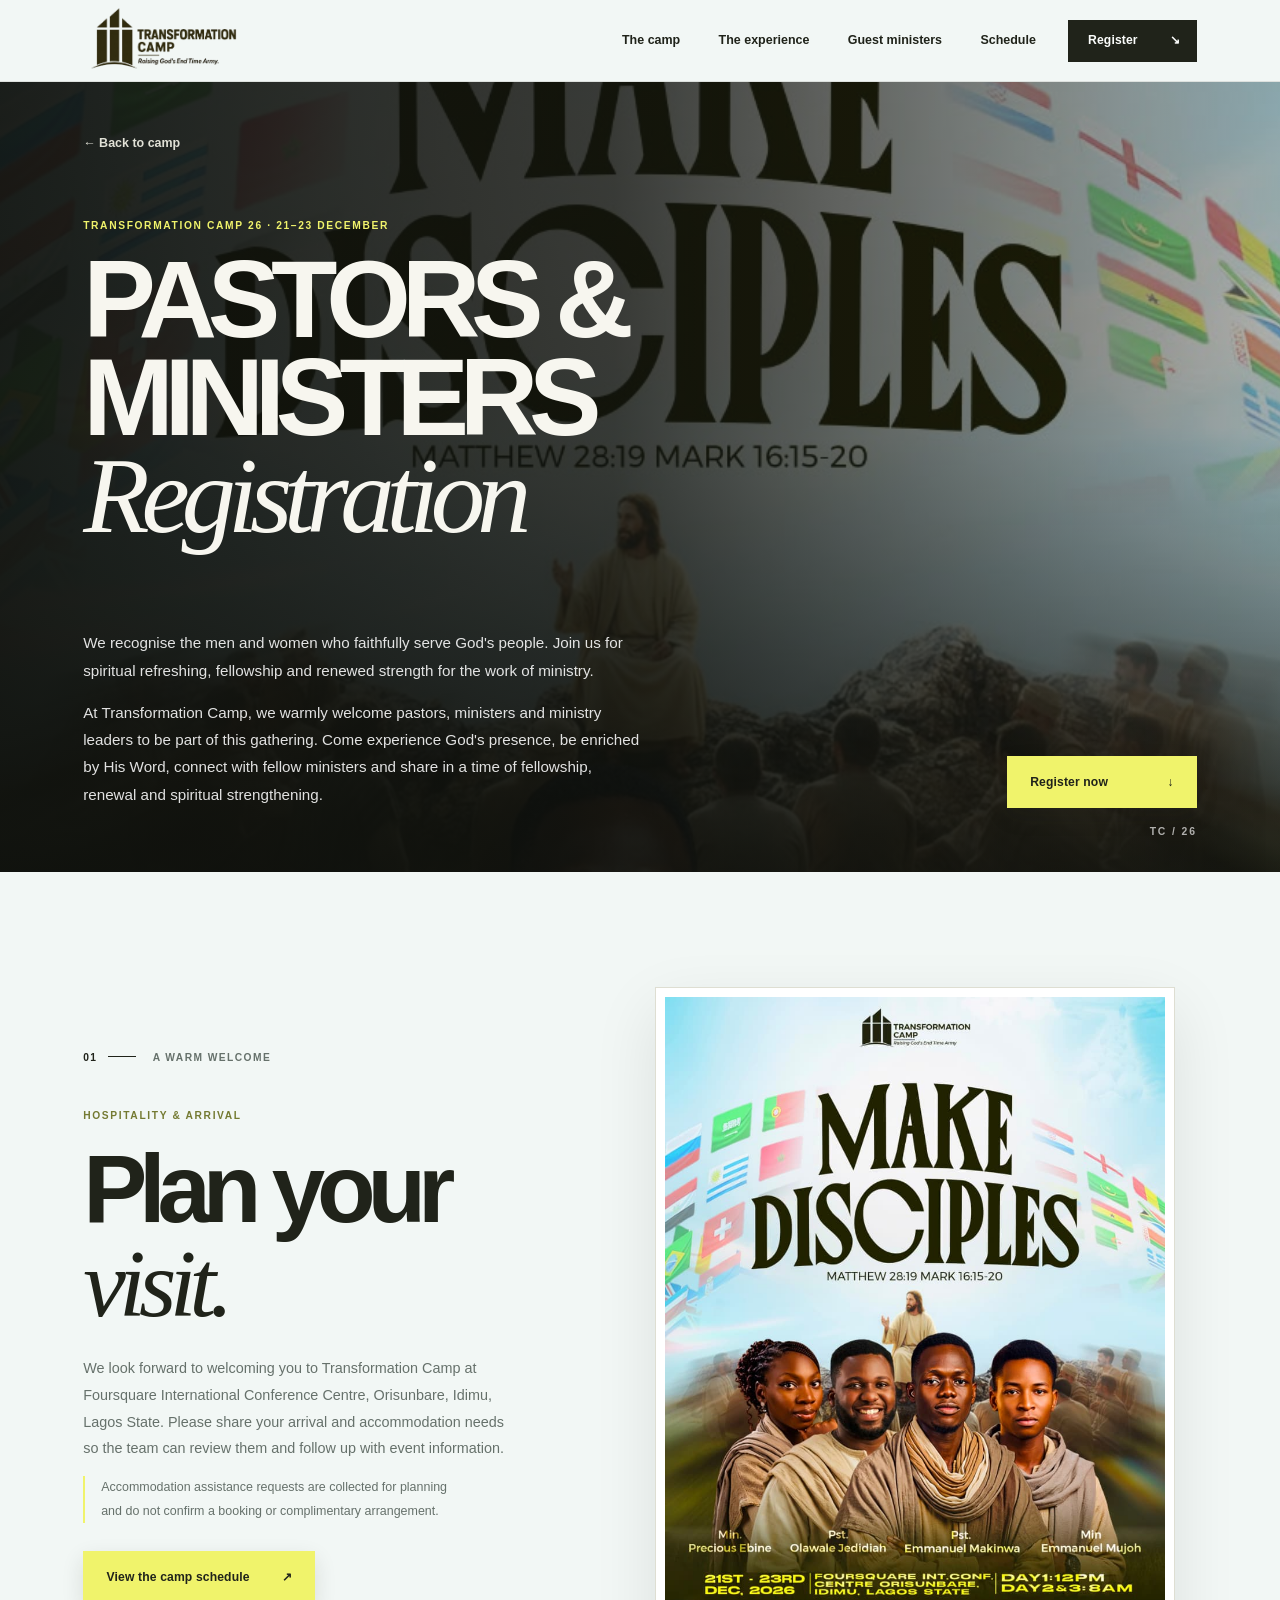
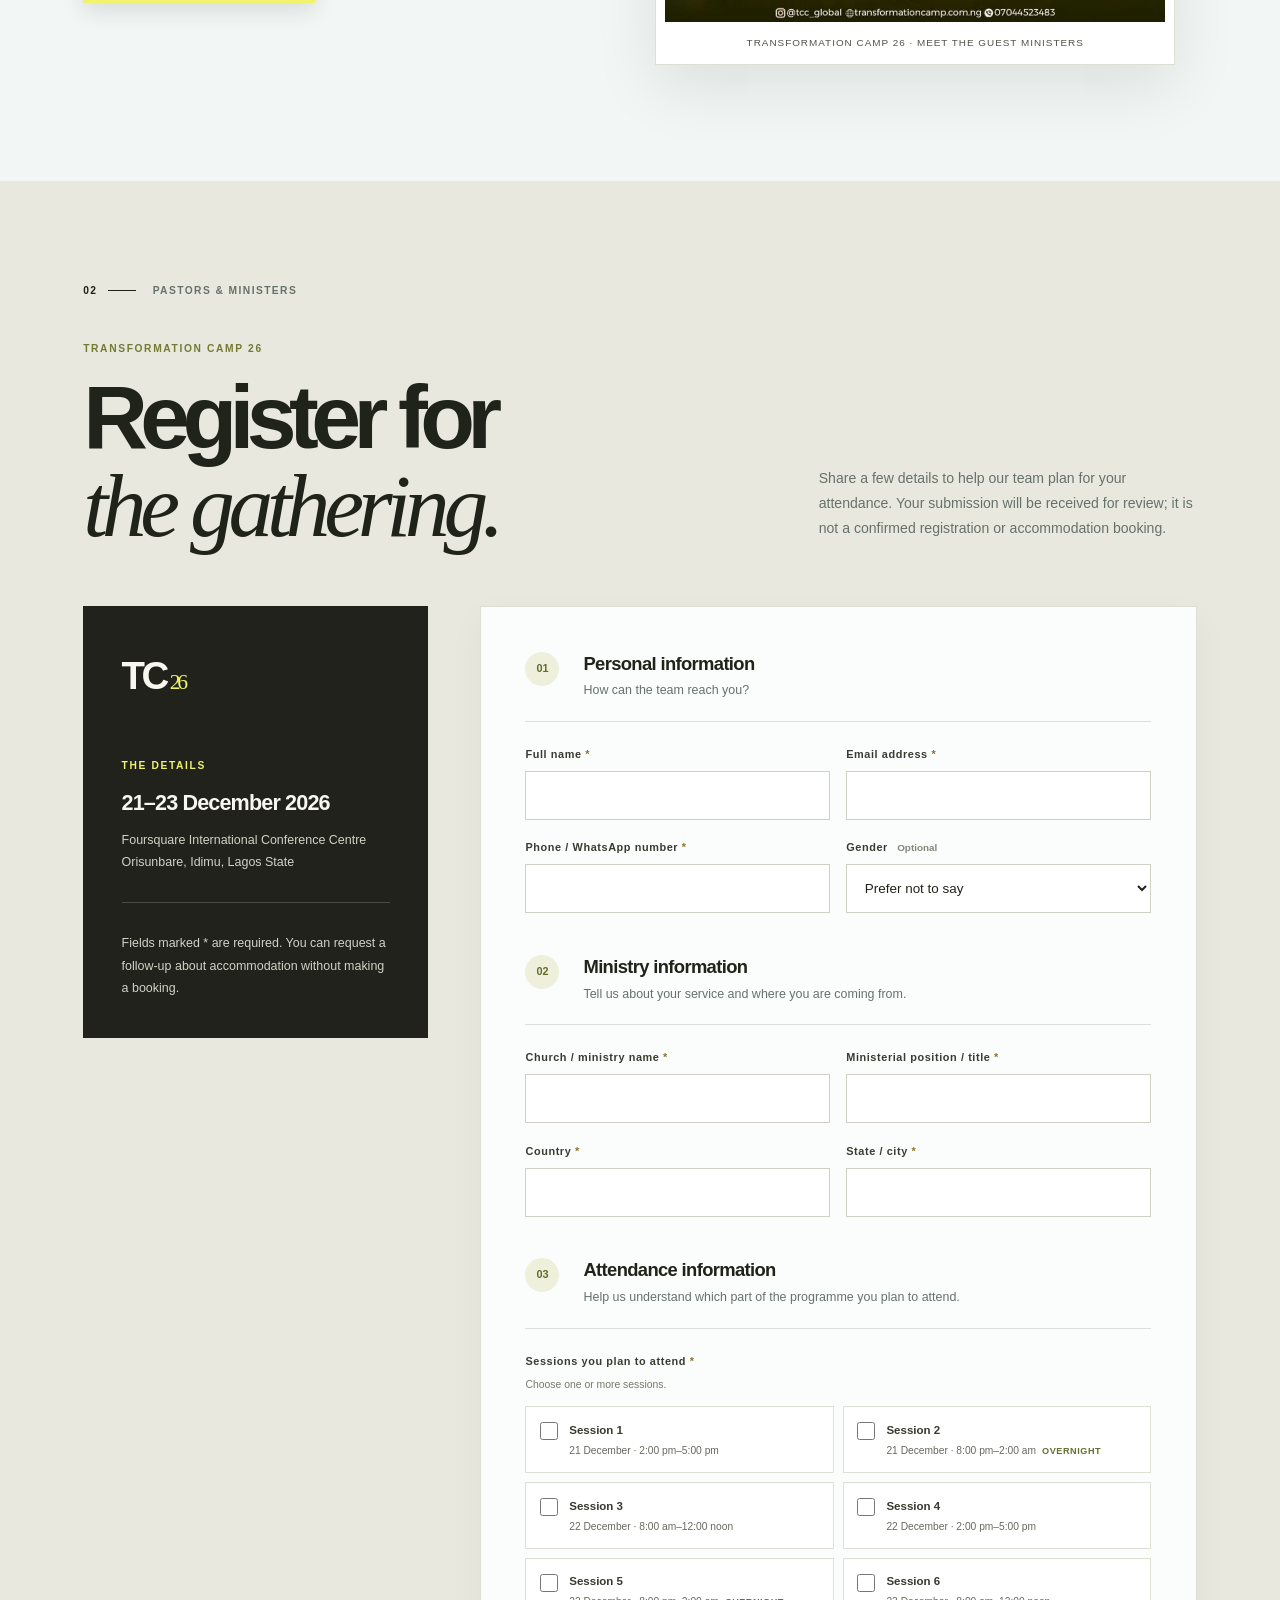
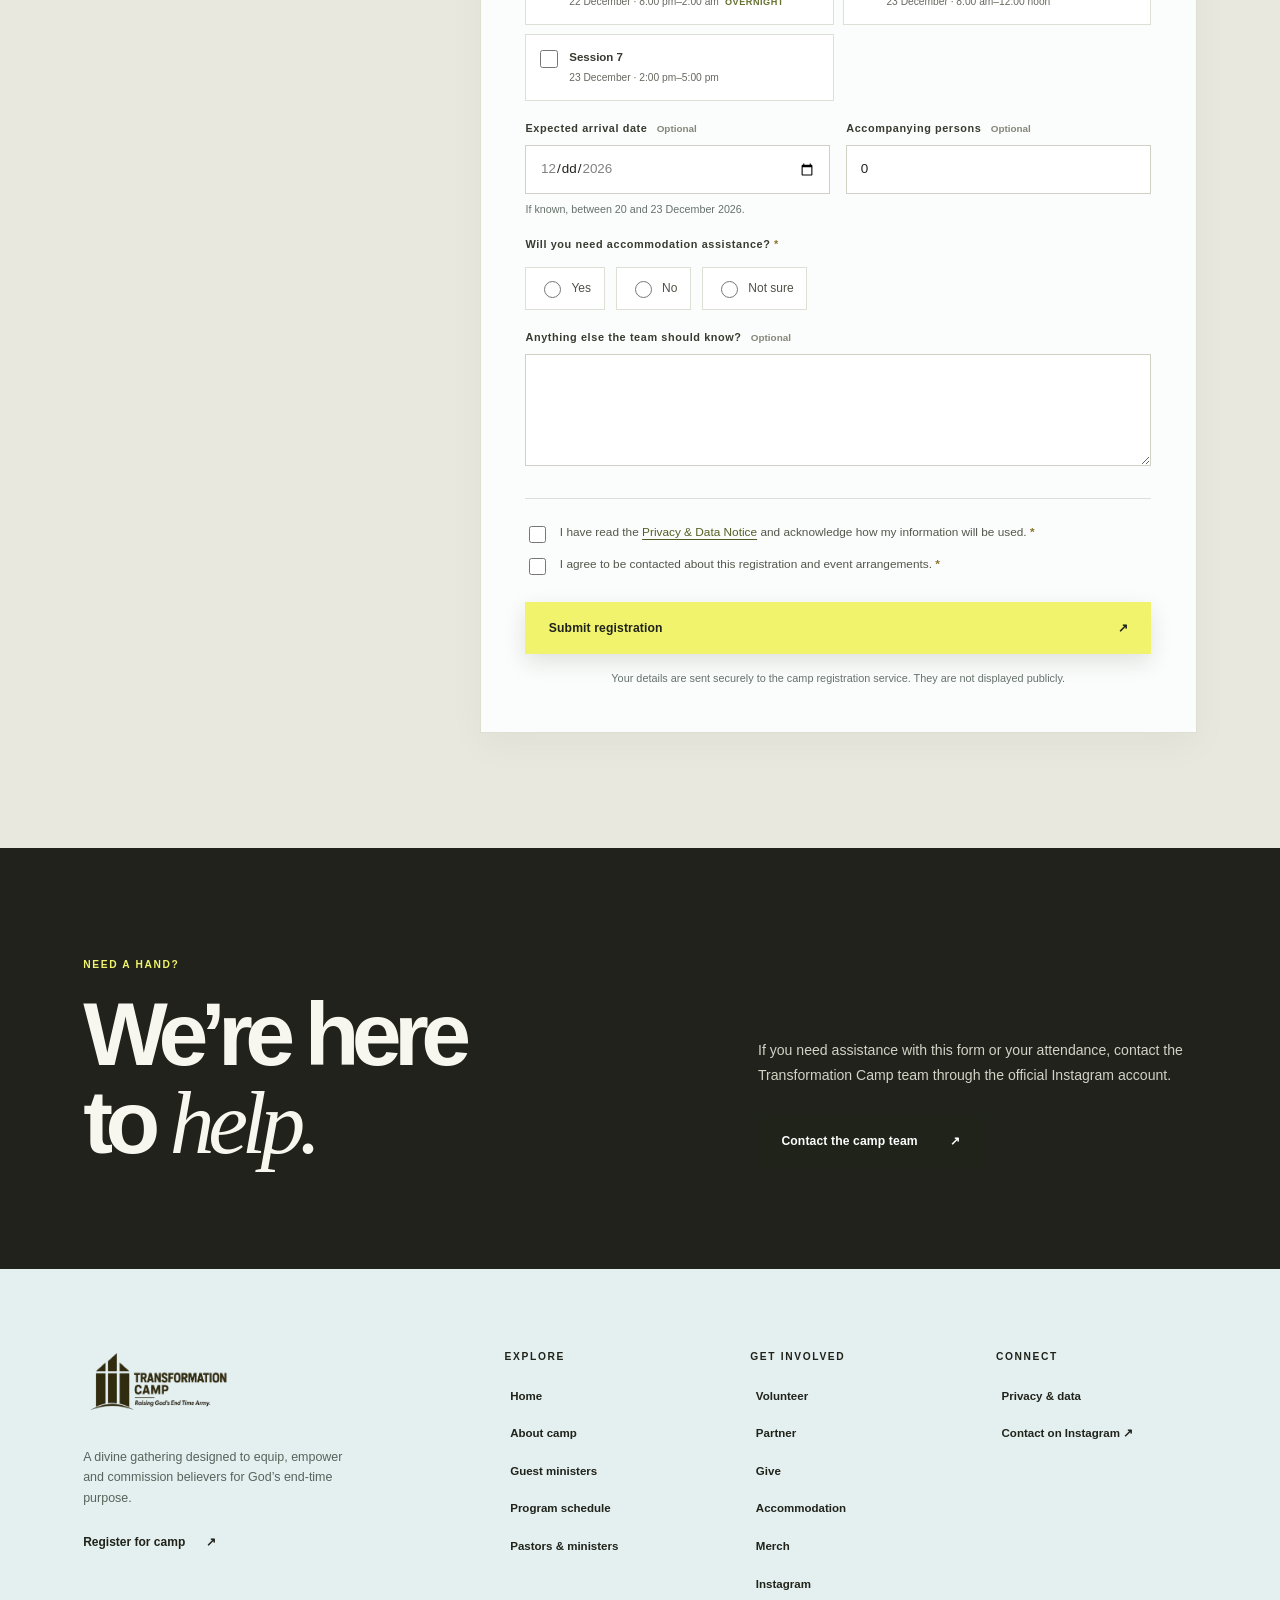
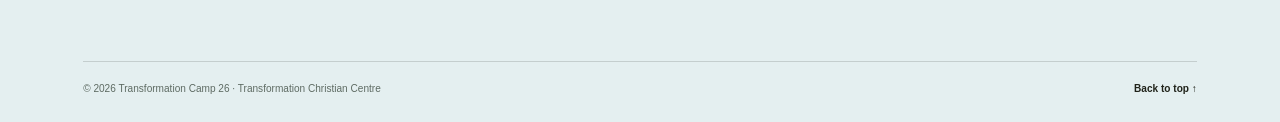
<file: pastors-ministers.html>
<!doctype html>
<html lang="en">
<head>
  <meta charset="utf-8">
  <meta name="viewport" content="width=device-width, initial-scale=1">
  <meta name="theme-color" content="#F2F7F5">
  <meta name="description" content="Register for the dedicated pastors and ministers experience at Transformation Camp 26.">
  <title>Pastors &amp; Ministers Registration — Transformation Camp 26</title>
  <link rel="icon" type="image/png" href="assets/TC_logo.png">
  <link rel="stylesheet" href="styles.css?v=20">
  <link rel="stylesheet" href="pastors-ministers.css?v=2">
  <script src="pastors-ministers.js?v=1" defer></script>
  <script src="script.js" defer></script>
</head>
<body class="content-page ministers-site pastors-registration-site">
  <a class="skip-link" href="#main">Skip to content</a>
  <header class="site-header" id="top">
    <a class="brand" href="index.html" aria-label="Transformation Camp home"><img src="assets/TC_logo.png" alt="Transformation Camp"></a>
    <nav class="desktop-nav" aria-label="Main navigation">
      <a href="index.html#about">The camp</a><a href="index.html#experience">The experience</a><a href="ministers.html">Guest ministers</a><a href="schedule.html">Schedule</a>
    </nav>
    <a class="button button-dark header-cta" href="#minister-registration">Register <span aria-hidden="true">↘</span></a>
    <button class="menu-toggle" type="button" aria-expanded="false" aria-controls="minister-mobile-nav" aria-label="Open navigation menu"><span></span><span></span></button>
    <nav class="mobile-nav" id="minister-mobile-nav" aria-label="Mobile navigation" inert>
      <a href="index.html#about">The camp</a><a href="index.html#experience">The experience</a><a href="ministers.html">Guest ministers</a><a href="schedule.html">Program schedule</a><a href="index.html#get-involved">Get involved</a><a class="button button-lime" href="#minister-registration">Register now <span aria-hidden="true">↘</span></a>
    </nav>
  </header>

  <main id="main" class="pastors-page">
    <section class="pastors-hero section-pad" aria-labelledby="pastors-title">
      <div class="pastors-hero-art" role="img" aria-label="Transformation Camp gathering"></div>
      <div class="pastors-hero-shade" aria-hidden="true"></div>
      <div class="pastors-hero-content">
        <a class="pastors-back-link" href="index.html">← Back to camp</a>
        <span class="eyebrow">Transformation Camp 26 · 21–23 December</span>
        <h1 id="pastors-title">Pastors &amp; Ministers<br><em>Registration</em></h1>
        <div class="pastors-hero-bottom">
          <div class="pastors-hero-copy"><p>We recognise the men and women who faithfully serve God's people. Join us for spiritual refreshing, fellowship and renewed strength for the work of ministry.</p><p>At Transformation Camp, we warmly welcome pastors, ministers and ministry leaders to be part of this gathering. Come experience God's presence, be enriched by His Word, connect with fellow ministers and share in a time of fellowship, renewal and spiritual strengthening.</p></div>
          <div class="pastors-hero-actions"><a class="button button-lime" href="#minister-registration">Register now <span aria-hidden="true">↓</span></a></div>
        </div>
      </div>
      <span class="pastors-hero-index" aria-hidden="true">TC / 26</span>
    </section>

    <section class="pastors-hospitality section-pad" aria-labelledby="hospitality-title">
      <div class="pastors-hospitality-copy"><div class="pastors-section-label"><span>01</span><span>A warm welcome</span></div><span class="eyebrow">Hospitality &amp; arrival</span><h2 id="hospitality-title" class="display">Plan your<br><em>visit.</em></h2><p>We look forward to welcoming you to Transformation Camp at Foursquare International Conference Centre, Orisunbare, Idimu, Lagos State. Please share your arrival and accommodation needs so the team can review them and follow up with event information.</p><p class="pastors-note">Accommodation assistance requests are collected for planning and do not confirm a booking or complimentary arrangement.</p><a class="button button-lime" href="schedule.html">View the camp schedule <span aria-hidden="true">↗</span></a></div>
      <figure class="pastors-hospitality-art"><img src="assets/camp-main-flyer-2026.jpeg" alt="Official Transformation Camp 26 flyer featuring all four guest ministers and the camp dates and venue" loading="lazy"><figcaption>Transformation Camp 26 · Meet the guest ministers</figcaption></figure>
    </section>

    <section class="pastors-registration section-pad" id="minister-registration" aria-labelledby="registration-title">
      <div class="pastors-section-label"><span>02</span><span>Pastors &amp; Ministers</span></div>
      <div class="pastors-form-heading"><div><span class="eyebrow">Transformation Camp 26</span><h2 class="display" id="registration-title">Register for<br><em>the gathering.</em></h2></div><p>Share a few details to help our team plan for your attendance. Your submission will be received for review; it is not a confirmed registration or accommodation booking.</p></div>
      <div class="pastors-form-layout">
        <aside class="pastors-form-aside"><div class="pastors-form-aside-mark" aria-hidden="true">TC<span>26</span></div><span class="eyebrow">The details</span><h3>21–23 December 2026</h3><p>Foursquare International Conference Centre<br>Orisunbare, Idimu, Lagos State</p><div class="pastors-aside-rule"></div><p>Fields marked <span aria-hidden="true">*</span> are required. You can request a follow-up about accommodation without making a booking.</p></aside>
        <form class="pastors-form" id="pastors-form" novalidate>
          <div class="pastors-form-section"><span class="pastors-form-step">01</span><div><h3>Personal information</h3><p>How can the team reach you?</p></div></div>
          <div class="pastors-fields">
            <div class="pastors-field"><label for="minister-full-name">Full name <span>*</span></label><input id="minister-full-name" name="full_name" autocomplete="name" maxlength="120" required aria-describedby="error-full_name"><small class="field-error" id="error-full_name"></small></div>
            <div class="pastors-field"><label for="minister-email">Email address <span>*</span></label><input id="minister-email" name="email" type="email" autocomplete="email" maxlength="254" required aria-describedby="error-email"><small class="field-error" id="error-email"></small></div>
            <div class="pastors-field"><label for="minister-phone">Phone / WhatsApp number <span>*</span></label><input id="minister-phone" name="phone" type="tel" autocomplete="tel" inputmode="tel" maxlength="20" required aria-describedby="error-phone"><small class="field-error" id="error-phone"></small></div>
            <div class="pastors-field"><label for="minister-gender">Gender <span class="optional">Optional</span></label><select id="minister-gender" name="gender"><option value="">Prefer not to say</option><option>Female</option><option>Male</option></select><small class="field-error" id="error-gender"></small></div>
          </div>

          <div class="pastors-form-section"><span class="pastors-form-step">02</span><div><h3>Ministry information</h3><p>Tell us about your service and where you are coming from.</p></div></div>
          <div class="pastors-fields">
            <div class="pastors-field"><label for="minister-church">Church / ministry name <span>*</span></label><input id="minister-church" name="church_name" autocomplete="organization" maxlength="160" required aria-describedby="error-church_name"><small class="field-error" id="error-church_name"></small></div>
            <div class="pastors-field"><label for="minister-position">Ministerial position / title <span>*</span></label><input id="minister-position" name="ministerial_position" maxlength="120" required aria-describedby="error-ministerial_position"><small class="field-error" id="error-ministerial_position"></small></div>
            <div class="pastors-field"><label for="minister-country">Country <span>*</span></label><input id="minister-country" name="country" autocomplete="country-name" maxlength="80" required aria-describedby="error-country"><small class="field-error" id="error-country"></small></div>
            <div class="pastors-field"><label for="minister-city">State / city <span>*</span></label><input id="minister-city" name="city" autocomplete="address-level2" maxlength="120" required aria-describedby="error-city"><small class="field-error" id="error-city"></small></div>
          </div>

          <div class="pastors-form-section"><span class="pastors-form-step">03</span><div><h3>Attendance information</h3><p>Help us understand which part of the programme you plan to attend.</p></div></div>
          <div class="pastors-fields">
            <fieldset class="pastors-field pastors-field-choice pastors-session-choice" aria-describedby="error-session_keys"><legend>Sessions you plan to attend <span>*</span><small>Choose one or more sessions.</small></legend><div class="pastors-session-options">
              <label class="pastors-session-option"><input type="checkbox" name="session_keys" value="session-1" aria-describedby="error-session_keys"><span><strong>Session 1</strong><small>21 December · 2:00 pm–5:00 pm</small></span></label>
              <label class="pastors-session-option"><input type="checkbox" name="session_keys" value="session-2" aria-describedby="error-session_keys"><span><strong>Session 2</strong><small>21 December · 8:00 pm–2:00 am <b>Overnight</b></small></span></label>
              <label class="pastors-session-option"><input type="checkbox" name="session_keys" value="session-3" aria-describedby="error-session_keys"><span><strong>Session 3</strong><small>22 December · 8:00 am–12:00 noon</small></span></label>
              <label class="pastors-session-option"><input type="checkbox" name="session_keys" value="session-4" aria-describedby="error-session_keys"><span><strong>Session 4</strong><small>22 December · 2:00 pm–5:00 pm</small></span></label>
              <label class="pastors-session-option"><input type="checkbox" name="session_keys" value="session-5" aria-describedby="error-session_keys"><span><strong>Session 5</strong><small>22 December · 8:00 pm–2:00 am <b>Overnight</b></small></span></label>
              <label class="pastors-session-option"><input type="checkbox" name="session_keys" value="session-6" aria-describedby="error-session_keys"><span><strong>Session 6</strong><small>23 December · 8:00 am–12:00 noon</small></span></label>
              <label class="pastors-session-option"><input type="checkbox" name="session_keys" value="session-7" aria-describedby="error-session_keys"><span><strong>Session 7</strong><small>23 December · 2:00 pm–5:00 pm</small></span></label>
            </div><small class="field-error" id="error-session_keys"></small></fieldset>
            <div class="pastors-field"><label for="minister-arrival">Expected arrival date <span class="optional">Optional</span></label><input id="minister-arrival" name="expected_arrival_date" type="date" min="2026-12-20" max="2026-12-23" aria-describedby="error-expected_arrival_date"><small class="field-hint">If known, between 20 and 23 December 2026.</small><small class="field-error" id="error-expected_arrival_date"></small></div>
            <div class="pastors-field"><label for="minister-guests">Accompanying persons <span class="optional">Optional</span></label><input id="minister-guests" name="accompanying_persons" type="number" min="0" max="20" step="1" value="0" inputmode="numeric" aria-describedby="error-accompanying_persons"><small class="field-error" id="error-accompanying_persons"></small></div>
            <fieldset class="pastors-field pastors-field-choice"><legend>Will you need accommodation assistance? <span>*</span></legend><div class="pastors-radio-row"><label><input type="radio" name="accommodation_assistance" value="yes" required> Yes</label><label><input type="radio" name="accommodation_assistance" value="no"> No</label><label><input type="radio" name="accommodation_assistance" value="not_sure"> Not sure</label></div><small class="field-error" id="error-accommodation_assistance"></small></fieldset>
            <div class="pastors-field pastors-field-full"><label for="minister-notes">Anything else the team should know? <span class="optional">Optional</span></label><textarea id="minister-notes" name="additional_information" rows="3" maxlength="600" aria-describedby="error-additional_information"></textarea><small class="field-error" id="error-additional_information"></small></div>
          </div>

          <div class="pastors-consent"><label><input type="checkbox" name="privacy_consent" required><span>I have read the <a href="privacy-policy.html" target="_blank" rel="noreferrer">Privacy &amp; Data Notice</a> and acknowledge how my information will be used. <b>*</b></span></label><small class="field-error" id="error-privacy_consent"></small><label><input type="checkbox" name="contact_consent" required><span>I agree to be contacted about this registration and event arrangements. <b>*</b></span></label><small class="field-error" id="error-contact_consent"></small></div>
          <div class="pastors-honeypot" aria-hidden="true"><label for="minister-website">Leave this field empty</label><input id="minister-website" name="company_website" tabindex="-1" autocomplete="off"></div>
          <div class="pastors-form-feedback" id="pastors-form-feedback" role="status" aria-live="polite" tabindex="-1" hidden></div>
          <button class="button button-lime pastors-submit" id="pastors-submit" type="submit"><span>Submit registration</span><span aria-hidden="true">↗</span></button>
          <p class="pastors-form-privacy">Your details are sent securely to the camp registration service. They are not displayed publicly.</p>
        </form>
      </div>
    </section>

    <section class="pastors-support section-pad"><div><span class="eyebrow">Need a hand?</span><h2 class="display">We’re here<br>to <em>help.</em></h2></div><div><p>If you need assistance with this form or your attendance, contact the Transformation Camp team through the official Instagram account.</p><a class="button button-dark" href="https://www.instagram.com/tcc_transformationcamp/" target="_blank" rel="noreferrer">Contact the camp team <span aria-hidden="true">↗</span></a></div></section>
  </main>

  <footer class="footer section-pad"><div class="footer-main"><div class="footer-brand"><a href="index.html" aria-label="Transformation Camp home"><img src="assets/TC_logo.png" alt="Transformation Camp"></a><p>A divine gathering designed to equip, empower and commission believers for God’s end-time purpose.</p><a class="text-link" href="index.html#register">Register for camp <span aria-hidden="true">↗</span></a></div><div class="footer-column"><span class="eyebrow">Explore</span><a href="index.html">Home</a><a href="index.html#about">About camp</a><a href="ministers.html">Guest ministers</a><a href="schedule.html">Program schedule</a><a href="pastors-ministers.html" aria-current="page">Pastors &amp; ministers</a></div><div class="footer-column"><span class="eyebrow">Get involved</span><a href="index.html#volunteer">Volunteer</a><a href="index.html#partner">Partner</a><a href="index.html#give">Give</a><a href="index.html#accommodation">Accommodation</a><a href="index.html#merch">Merch</a><a href="https://www.instagram.com/tcc_transformationcamp/" target="_blank" rel="noreferrer">Instagram</a></div><div class="footer-column"><span class="eyebrow">Connect</span><a href="privacy-policy.html">Privacy &amp; data</a><a href="https://www.instagram.com/tcc_transformationcamp/" target="_blank" rel="noreferrer">Contact on Instagram ↗</a></div></div><div class="footer-bottom"><span>© 2026 Transformation Camp 26 · Transformation Christian Centre</span><a href="#top">Back to top ↑</a></div></footer>
</body>
</html>
</file>
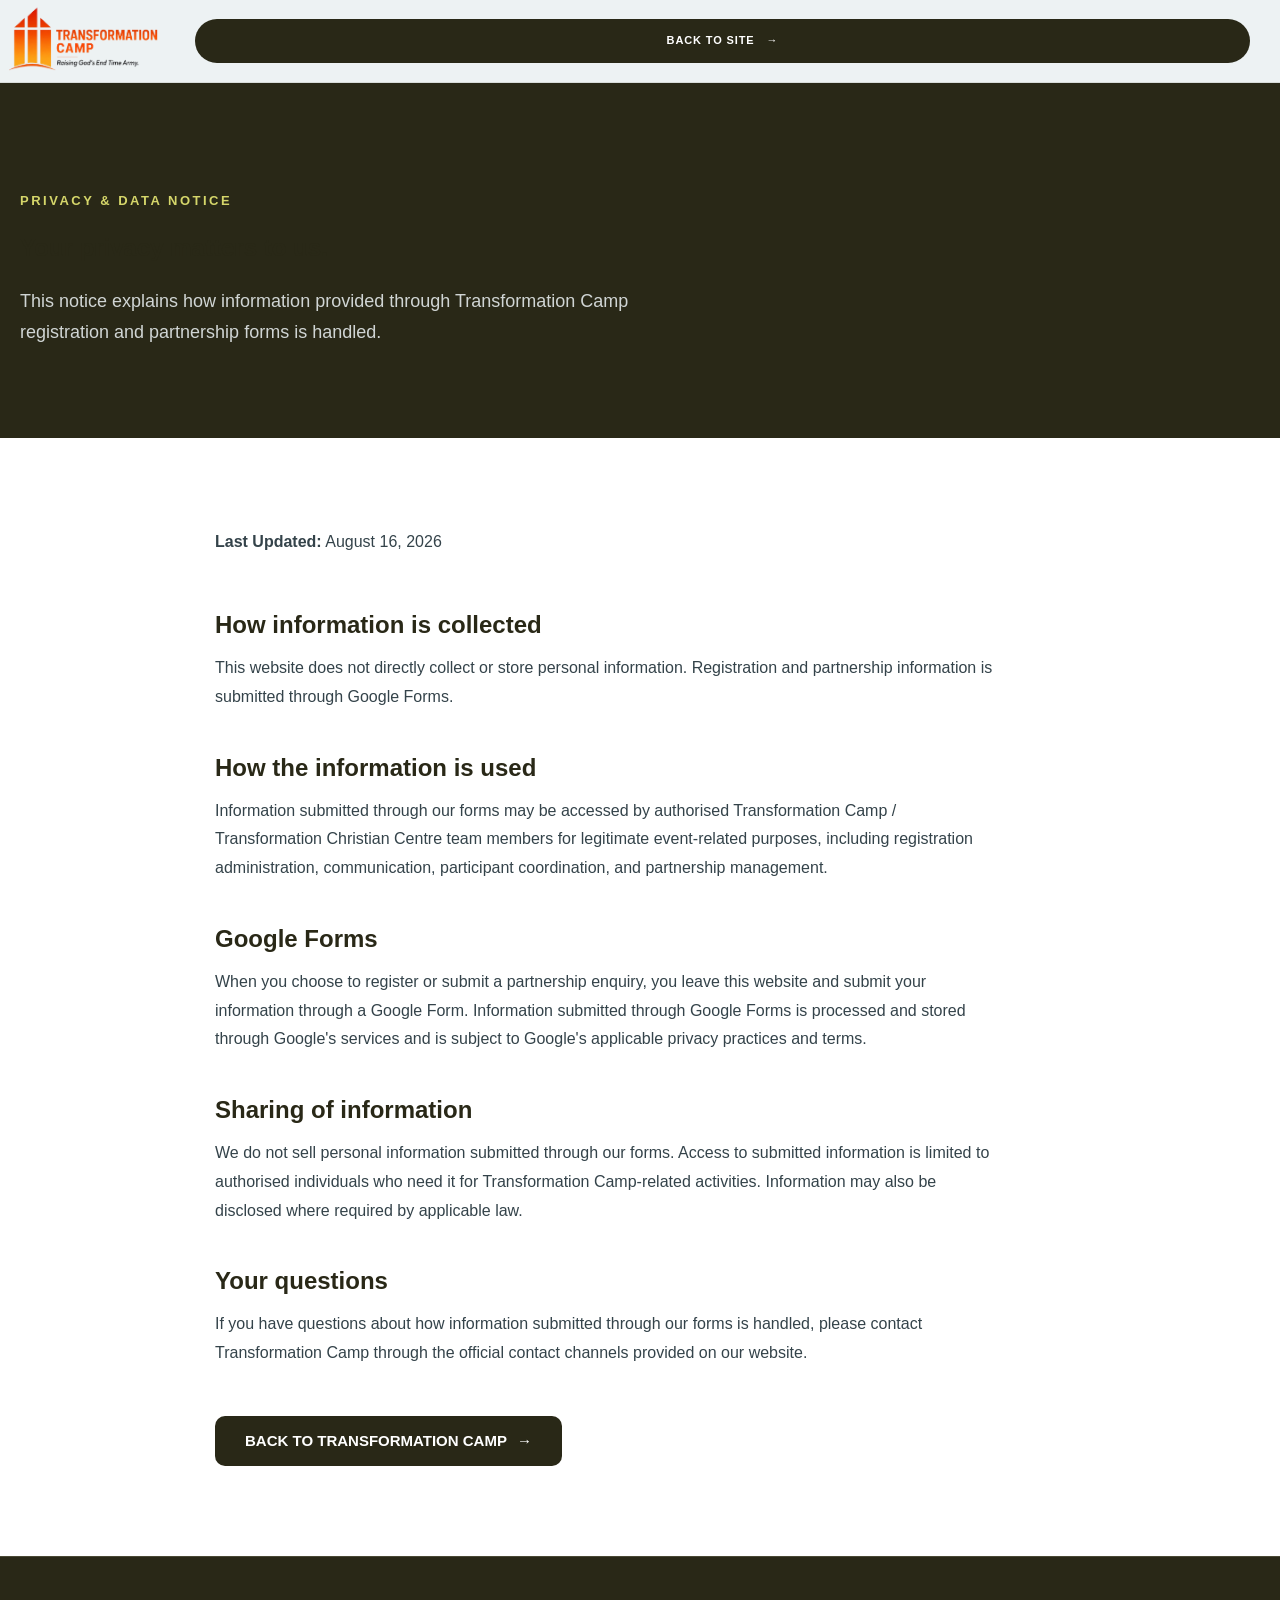
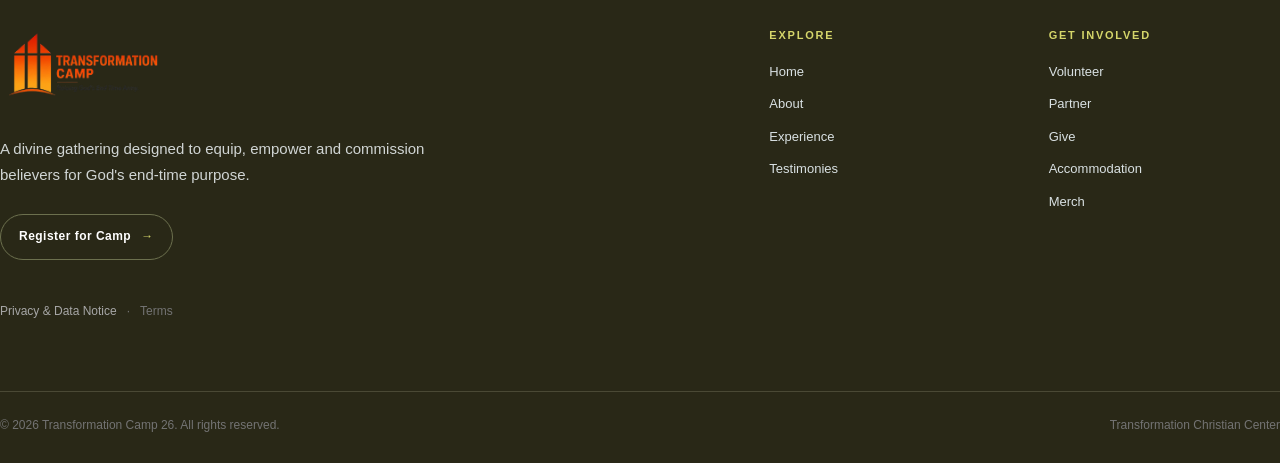
<file: privacy-policy.html>
<!DOCTYPE html>
<html lang="en">
<head>
    <meta charset="UTF-8">

    <!-- Browser security hardening. HTTP response headers in _headers, vercel.json and .htaccess provide the stronger server-side controls. -->
    <meta
        http-equiv="Content-Security-Policy"
        content="default-src 'self'; script-src 'self'; style-src 'self'; img-src 'self'; font-src 'self'; connect-src 'self'; object-src 'none'; base-uri 'none'; form-action 'self'; upgrade-insecure-requests; script-src-attr 'none'; style-src-attr 'none'"
    >

    <meta
        http-equiv="Referrer-Policy"
        content="strict-origin-when-cross-origin"
    >

    <meta
        http-equiv="X-Content-Type-Options"
        content="nosniff"
    >

    <meta
        name="viewport"
        content="width=device-width, initial-scale=1.0"
    >

    <meta
        name="description"
        content="Privacy & Data Notice for Transformation Camp 26."
    >

    <meta
        name="theme-color"
        content="#f7f5f0"
    >

    <title>Privacy &amp; Data Notice — Transformation Camp 26</title>

    <link
        rel="stylesheet"
        href="style.css"
    >
</head>

<body>

<header class="site-header" id="site-header">
    <div class="header-container">
        <a
            href="index.html#home"
            class="logo"
            aria-label="Transformation Camp 26 home"
        >
            <img
                src="images/transformation-camp-logo.png"
                alt="Transformation Camp 26"
                width="165"
                height="76"
            >
        </a>

        <a
            href="index.html#home"
            class="header-register"
        >
            Back to site
            <span aria-hidden="true">→</span>
        </a>
    </div>
</header>

<main class="privacy-page">
    <section class="privacy-hero section-dark">
        <div class="container">
            <p class="section-number">PRIVACY &amp; DATA NOTICE</p>
            <h1>Your privacy matters to us.</h1>
            <p class="privacy-intro">
                This notice explains how information provided through Transformation Camp registration and partnership forms is handled.
            </p>
        </div>
    </section>

    <section class="privacy-content">
        <div class="container privacy-content-inner">
            <p class="privacy-updated"><strong>Last Updated:</strong> August 16, 2026</p>

            <h2>How information is collected</h2>
            <p>
                This website does not directly collect or store personal information. Registration and partnership information is submitted through Google Forms.
            </p>

            <h2>How the information is used</h2>
            <p>
                Information submitted through our forms may be accessed by authorised Transformation Camp / Transformation Christian Centre team members for legitimate event-related purposes, including registration administration, communication, participant coordination, and partnership management.
            </p>

            <h2>Google Forms</h2>
            <p>
                When you choose to register or submit a partnership enquiry, you leave this website and submit your information through a Google Form. Information submitted through Google Forms is processed and stored through Google's services and is subject to Google's applicable privacy practices and terms.
            </p>

            <h2>Sharing of information</h2>
            <p>
                We do not sell personal information submitted through our forms. Access to submitted information is limited to authorised individuals who need it for Transformation Camp-related activities. Information may also be disclosed where required by applicable law.
            </p>

            <h2>Your questions</h2>
            <p>
                If you have questions about how information submitted through our forms is handled, please contact Transformation Camp through the official contact channels provided on our website.
            </p>

            <a href="index.html#home" class="btn btn-primary privacy-back">
                BACK TO TRANSFORMATION CAMP
                <span aria-hidden="true">→</span>
            </a>
        </div>
    </section>
</main>

<footer class="site-footer">
    <div class="footer-container">
        <div class="footer-main">
            <div class="footer-brand">
                <a href="index.html#home" class="footer-logo" aria-label="Transformation Camp 26 home">
                    <img src="images/transformation-camp-logo.png" alt="Transformation Camp 26" width="165" height="auto" loading="lazy">
                </a>
                <p class="footer-tagline">
                    A divine gathering designed to equip, empower and commission believers for God's end-time purpose.
                </p>
                <a href="index.html#register" class="footer-cta">
                    Register for Camp <span aria-hidden="true">→</span>
                </a>
            </div>

            <div class="footer-navigation-group">
                <div class="footer-column">
                    <p class="footer-column-title">Explore</p>
                    <nav class="footer-links" aria-label="Explore">
                        <a href="index.html#home">Home</a>
                        <a href="index.html#about">About</a>
                        <a href="index.html#experience">Experience</a>
                        <a href="index.html#testimonies">Testimonies</a>
                    </nav>
                </div>

                <div class="footer-column">
                    <p class="footer-column-title">Get Involved</p>
                    <nav class="footer-links" aria-label="Get involved">
                        <a href="index.html#volunteer">Volunteer</a>
                        <a href="index.html#partner">Partner</a>
                        <a href="index.html#give">Give</a>
                        <a href="index.html#accommodation">Accommodation</a>
                        <a href="index.html#merch">Merch</a>
                    </nav>
                </div>
            </div>
        </div>

        <div class="footer-legal" aria-label="Legal information">
            <a href="privacy-policy.html" aria-current="page">Privacy &amp; Data Notice</a>
            <span aria-hidden="true">·</span>
            <span class="footer-terms">Terms</span>
        </div>

        <div class="footer-bottom">
            <p>&copy; 2026 Transformation Camp 26. All rights reserved.</p>
            <p class="footer-credit">Transformation Christian Center</p>
        </div>
    </div>
</footer>

</body>
</html>
</file>
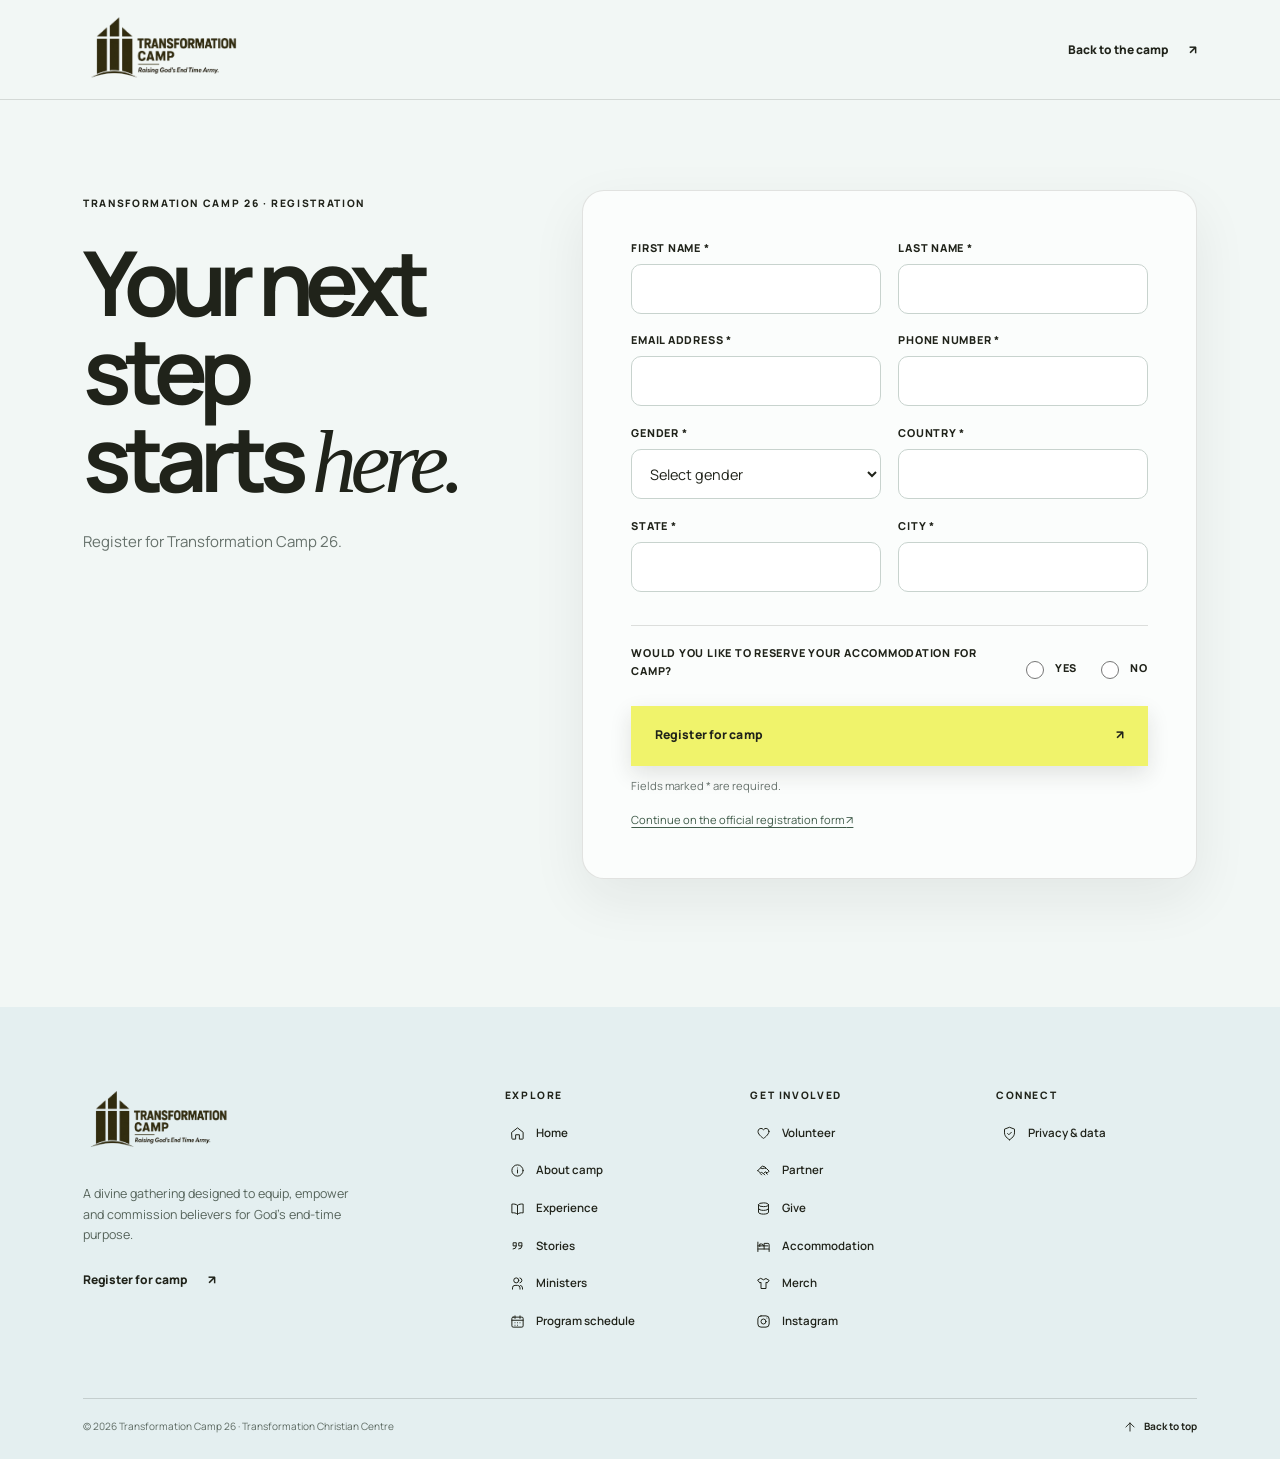
<file: register.html>
<!doctype html>
<html lang="en">
<head>
  <meta charset="utf-8">
  <meta name="viewport" content="width=device-width, initial-scale=1">
  <meta name="theme-color" content="#F2F7F5">
  <meta name="description" content="Register for Transformation Camp 26 at Transformation Christian Centre.">
  <title>Register for Transformation Camp 26</title>
  <link rel="icon" type="image/png" href="assets/TC_logo.png">
  <link rel="apple-touch-icon" href="assets/TC_logo.png">
  <link rel="preconnect" href="https://fonts.googleapis.com">
  <link rel="preconnect" href="https://fonts.gstatic.com" crossorigin>
  <link href="https://fonts.googleapis.com/css2?family=DM+Sans:wght@400;500;600;700&family=Manrope:wght@400;500;600;700;800&display=swap" rel="stylesheet">
  <link rel="stylesheet" href="styles.css?v=16">
  <script src="registration.js" defer></script>
</head>
<body class="register-page">
  <a class="skip-link" href="#registration">Skip to registration form</a>
  <header class="register-header" id="top">
    <a href="index.html" aria-label="Transformation Camp home"><img src="assets/TC_logo.png" alt="Transformation Camp — Raising God's End Time Army"></a>
    <a class="text-link" href="index.html">Back to the camp <span aria-hidden="true">↗</span></a>
  </header>
  <main id="registration" class="registration-page section-pad">
    <div class="registration-heading">
      <span class="eyebrow">Transformation Camp 26 · Registration</span>
      <h1 class="display">Your next step<br>starts <em>here.</em></h1>
      <p>Register for Transformation Camp 26.</p>
    </div>
    <form class="registration-card" id="registration-form" novalidate>
      <div class="registration-fields">
        <div class="form-field"><label for="first-name">First name <span aria-hidden="true">*</span></label><input id="first-name" name="first_name" type="text" autocomplete="given-name" required></div>
        <div class="form-field"><label for="last-name">Last name <span aria-hidden="true">*</span></label><input id="last-name" name="last_name" type="text" autocomplete="family-name" required></div>
        <div class="form-field"><label for="email">Email address <span aria-hidden="true">*</span></label><input id="email" name="email" type="email" autocomplete="email" required></div>
        <div class="form-field"><label for="phone">Phone number <span aria-hidden="true">*</span></label><input id="phone" name="phone" type="tel" autocomplete="tel" required></div>
        <div class="form-field"><label for="gender">Gender <span aria-hidden="true">*</span></label><select id="gender" name="gender" required><option value="">Select gender</option><option value="Male">Male</option><option value="Female">Female</option></select></div>
        <div class="form-field"><label for="country">Country <span aria-hidden="true">*</span></label><input id="country" name="country" type="text" autocomplete="country-name" required></div>
        <div class="form-field"><label for="state">State <span aria-hidden="true">*</span></label><input id="state" name="state" type="text" autocomplete="address-level1" required></div>
        <div class="form-field"><label for="city">City <span aria-hidden="true">*</span></label><input id="city" name="city" type="text" autocomplete="address-level2" required></div>
        <fieldset class="form-field field-full accommodation-field"><legend>Would you like to reserve your accommodation for camp?</legend><label class="radio-option"><input type="radio" name="accommodation_required" value="true" required><span>Yes</span></label><label class="radio-option"><input type="radio" name="accommodation_required" value="false" required><span>No</span></label></fieldset>
      </div>
      <p class="registration-message" id="registration-message" role="status" aria-live="polite"></p>
      <button class="button button-lime button-wide registration-submit" id="registration-submit" type="submit"><span id="registration-submit-text">Register for camp</span><span id="registration-submit-arrow" aria-hidden="true">↗</span></button>
      <p class="form-footnote">Fields marked <span aria-hidden="true">*</span> are required.</p>
      <a class="official-form-link" href="https://www.transformationcamp.com.ng/#register">Continue on the official registration form <span aria-hidden="true">↗</span></a>
    </form>
  </main>
  <footer class="footer section-pad"><div class="footer-main"><div class="footer-brand"><a href="index.html" aria-label="Transformation Camp home"><img src="assets/TC_logo.png" alt="Transformation Camp"></a><p>A divine gathering designed to equip, empower and commission believers for God’s end-time purpose.</p><a class="text-link" href="#registration-form">Register for camp <span aria-hidden="true">↗</span></a></div><div class="footer-column"><span class="eyebrow">Explore</span><a href="index.html"><svg viewBox="0 0 24 24" focusable="false" aria-hidden="true"><path d="m3 10 9-7 9 7v10a1 1 0 0 1-1 1h-5v-7H9v7H4a1 1 0 0 1-1-1z"/></svg>Home</a><a href="index.html#about"><svg viewBox="0 0 24 24" focusable="false" aria-hidden="true"><circle cx="12" cy="12" r="9"/><path d="M12 11v5m0-8h.01"/></svg>About camp</a><a href="index.html#experience"><svg viewBox="0 0 24 24" focusable="false" aria-hidden="true"><path d="M12 7v14m0-14C9.5 5 6.5 4.5 3 5v14c3.5-.5 6.5 0 9 2m0-14c2.5-2 5.5-2.5 9-2v14c-3.5-.5-6.5 0-9 2"/></svg>Experience</a><a href="index.html#stories"><svg viewBox="0 0 24 24" focusable="false" aria-hidden="true"><path d="M10 11H5V6h5v5a5 5 0 0 1-5 5m14-5h-5V6h5v5a5 5 0 0 1-5 5"/></svg>Stories</a><a href="ministers.html"><svg viewBox="0 0 24 24" focusable="false" aria-hidden="true"><path d="M16 21v-2a4 4 0 0 0-4-4H8a4 4 0 0 0-4 4v2"/><circle cx="10" cy="7" r="4"/><path d="M20 21v-2a4 4 0 0 0-3-3.87M16 3.13a4 4 0 0 1 0 7.75"/></svg>Ministers</a><a href="schedule.html"><svg viewBox="0 0 24 24" focusable="false" aria-hidden="true"><rect x="3" y="5" width="18" height="16" rx="2"/><path d="M16 3v4M8 3v4M3 10h18m-13 4h.01M12 14h.01M16 14h.01M8 18h.01M12 18h.01"/></svg>Program schedule</a></div><div class="footer-column"><span class="eyebrow">Get involved</span><a href="index.html#get-involved"><svg viewBox="0 0 24 24" focusable="false" aria-hidden="true"><path d="M20.8 8.8c0 5.5-8.8 11-8.8 11s-8.8-5.5-8.8-11A4.8 4.8 0 0 1 12 6a4.8 4.8 0 0 1 8.8 2.8Z"/></svg>Volunteer</a><a href="index.html#partner"><svg viewBox="0 0 24 24" focusable="false" aria-hidden="true"><path d="m3 12 4-4 4 1 2-1 4 1 4 4-3 3-3-2-3 3-3-2-2 1-4-4Zm4-4 3-3 4 1 2 2m-9 9 2 2m3-2 2 2m2-3 2 2"/></svg>Partner</a><a href="index.html#give"><svg viewBox="0 0 24 24" focusable="false" aria-hidden="true"><ellipse cx="12" cy="6" rx="8" ry="3"/><path d="M4 6v12c0 1.7 3.6 3 8 3s8-1.3 8-3V6M4 12c0 1.7 3.6 3 8 3s8-1.3 8-3"/></svg>Give</a><a href="index.html#accommodation"><svg viewBox="0 0 24 24" focusable="false" aria-hidden="true"><path d="M3 20V5m0 11h18v4m0-4V9a2 2 0 0 0-2-2h-6v9m-10-5h16M6 12V8h3a3 3 0 0 1 3 3"/></svg>Accommodation</a><a href="index.html#merch"><svg viewBox="0 0 24 24" focusable="false" aria-hidden="true"><path d="m8 4 4 2 4-2 5 3-3 4-2-1v10H8V10l-2 1-3-4z"/></svg>Merch</a><a href="https://www.instagram.com/tcc_transformationcamp/?utm_source=ig_web_button_share_sheet" target="_blank" rel="noreferrer"><svg viewBox="0 0 24 24" focusable="false" aria-hidden="true"><rect x="3" y="3" width="18" height="18" rx="5"/><circle cx="12" cy="12" r="4"/><path d="M17.5 6.5h.01"/></svg>Instagram</a></div><div class="footer-column"><span class="eyebrow">Connect</span><a href="https://www.transformationcamp.com.ng/privacy-policy.html"><svg viewBox="0 0 24 24" focusable="false" aria-hidden="true"><path d="M12 22s8-4 8-11V5l-8-3-8 3v6c0 7 8 11 8 11Z"/><path d="m9 12 2 2 4-4"/></svg>Privacy &amp; data</a></div></div><div class="footer-bottom"><span>© 2026 Transformation Camp 26 · Transformation Christian Centre</span><a href="#top"><svg viewBox="0 0 24 24" focusable="false" aria-hidden="true"><path d="M12 19V5m-7 7 7-7 7 7"/></svg>Back to top</a></div></footer>
</body>
</html>
</file>
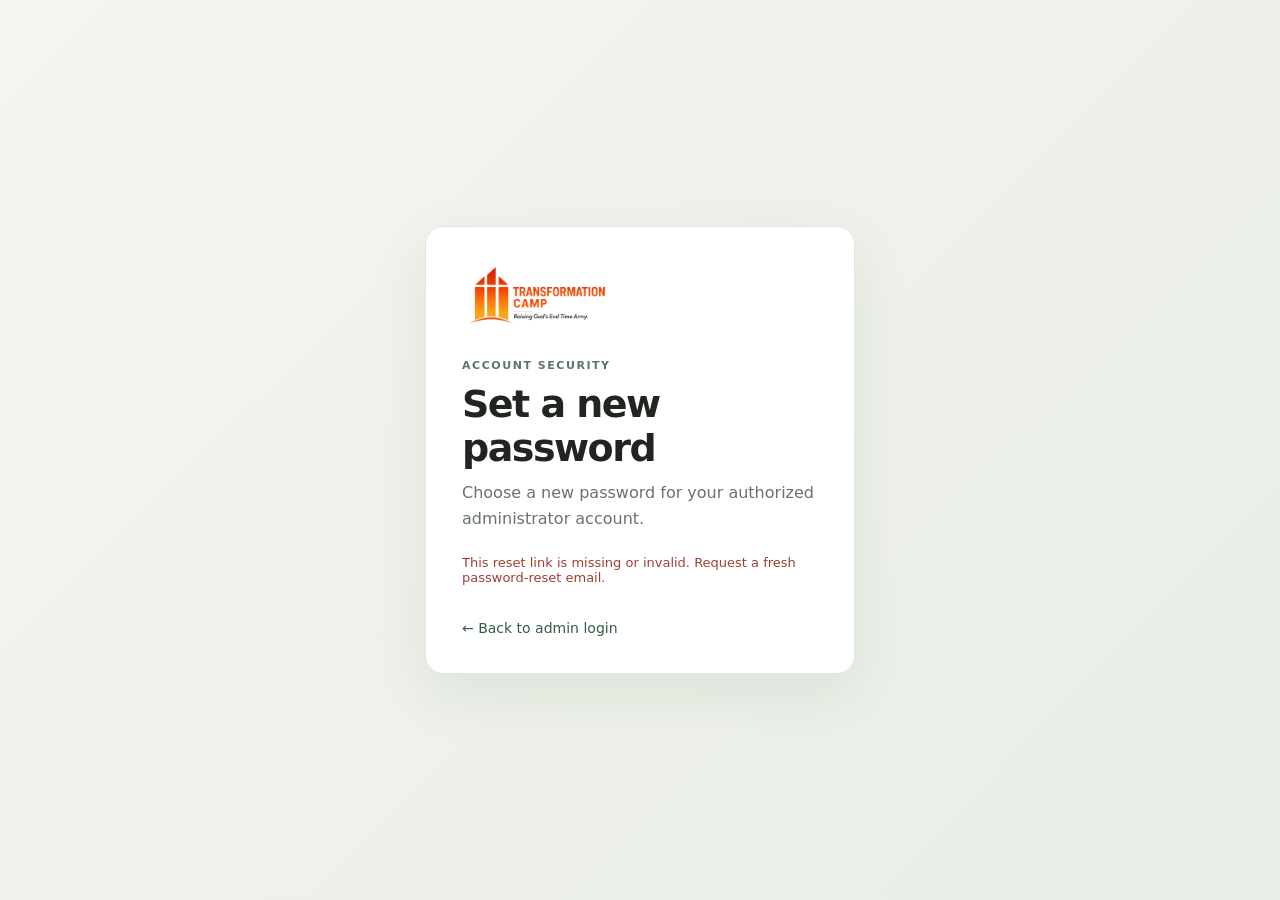
<file: reset-password.html>
<!doctype html>
<html lang="en">
<head>
  <meta charset="utf-8">
  <meta name="viewport" content="width=device-width,initial-scale=1">
  <meta name="robots" content="noindex,nofollow">
  <title>Reset Admin Password | Transformation Camp</title>
  <link rel="stylesheet" href="/admin/admin.css">
</head>
<body class="login-page">
  <main class="login-card">
    <img src="/images/transformation-camp-logo.png" alt="Transformation Camp" class="brand">
    <p class="eyebrow">ACCOUNT SECURITY</p>
    <h1>Set a new password</h1>
    <p class="muted">Choose a new password for your authorized administrator account.</p>
    <form id="reset-form" hidden>
      <label for="password">New password</label>
      <input id="password" name="password" type="password" autocomplete="new-password" required minlength="10" maxlength="128">
      <label for="confirm-password">Confirm new password</label>
      <input id="confirm-password" name="confirm-password" type="password" autocomplete="new-password" required minlength="10" maxlength="128">
      <p id="message" class="message" role="alert" aria-live="polite"></p>
      <button id="submit" type="submit">Update password</button>
    </form>
    <p id="status" class="message" role="status" aria-live="polite">Checking your secure reset link…</p>
    <a class="back-link" href="/admin/login">← Back to admin login</a>
  </main>
  <script src="/admin/reset-password.js" defer></script>
</body>
</html>
</file>
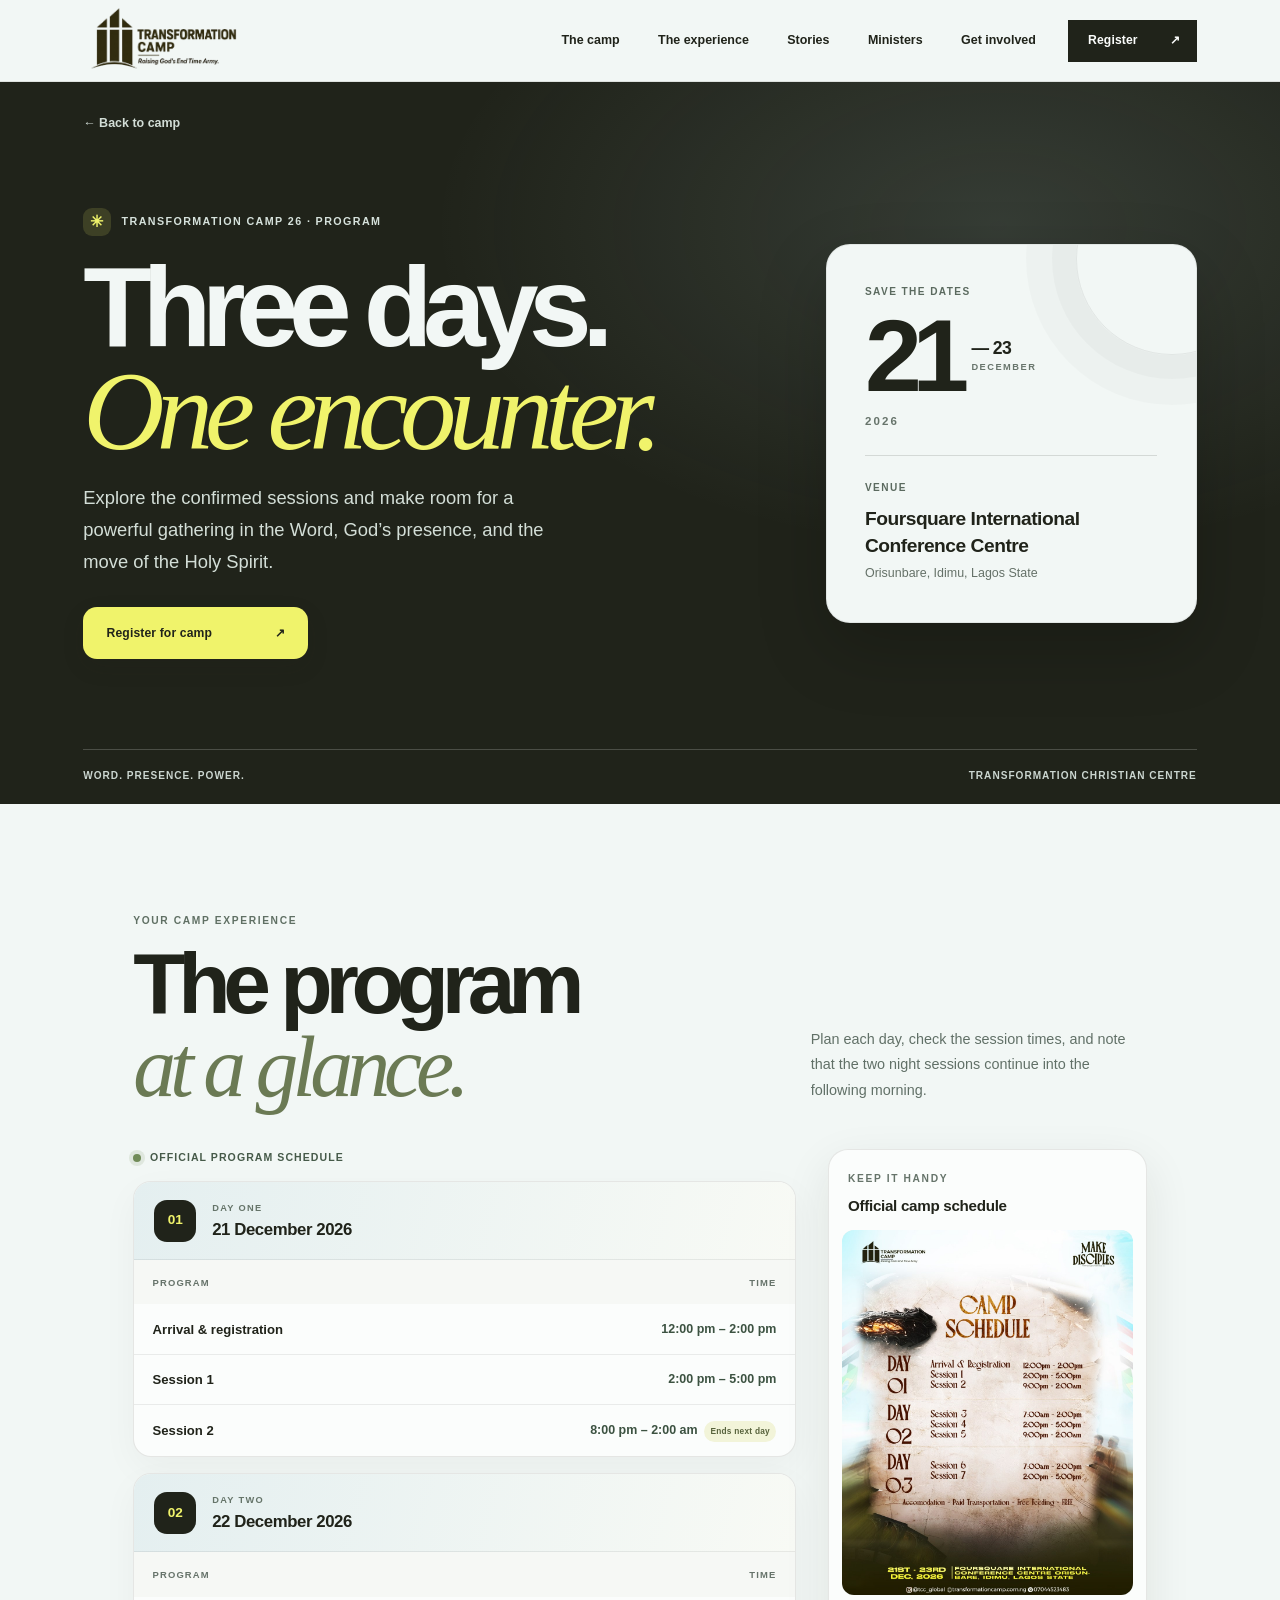
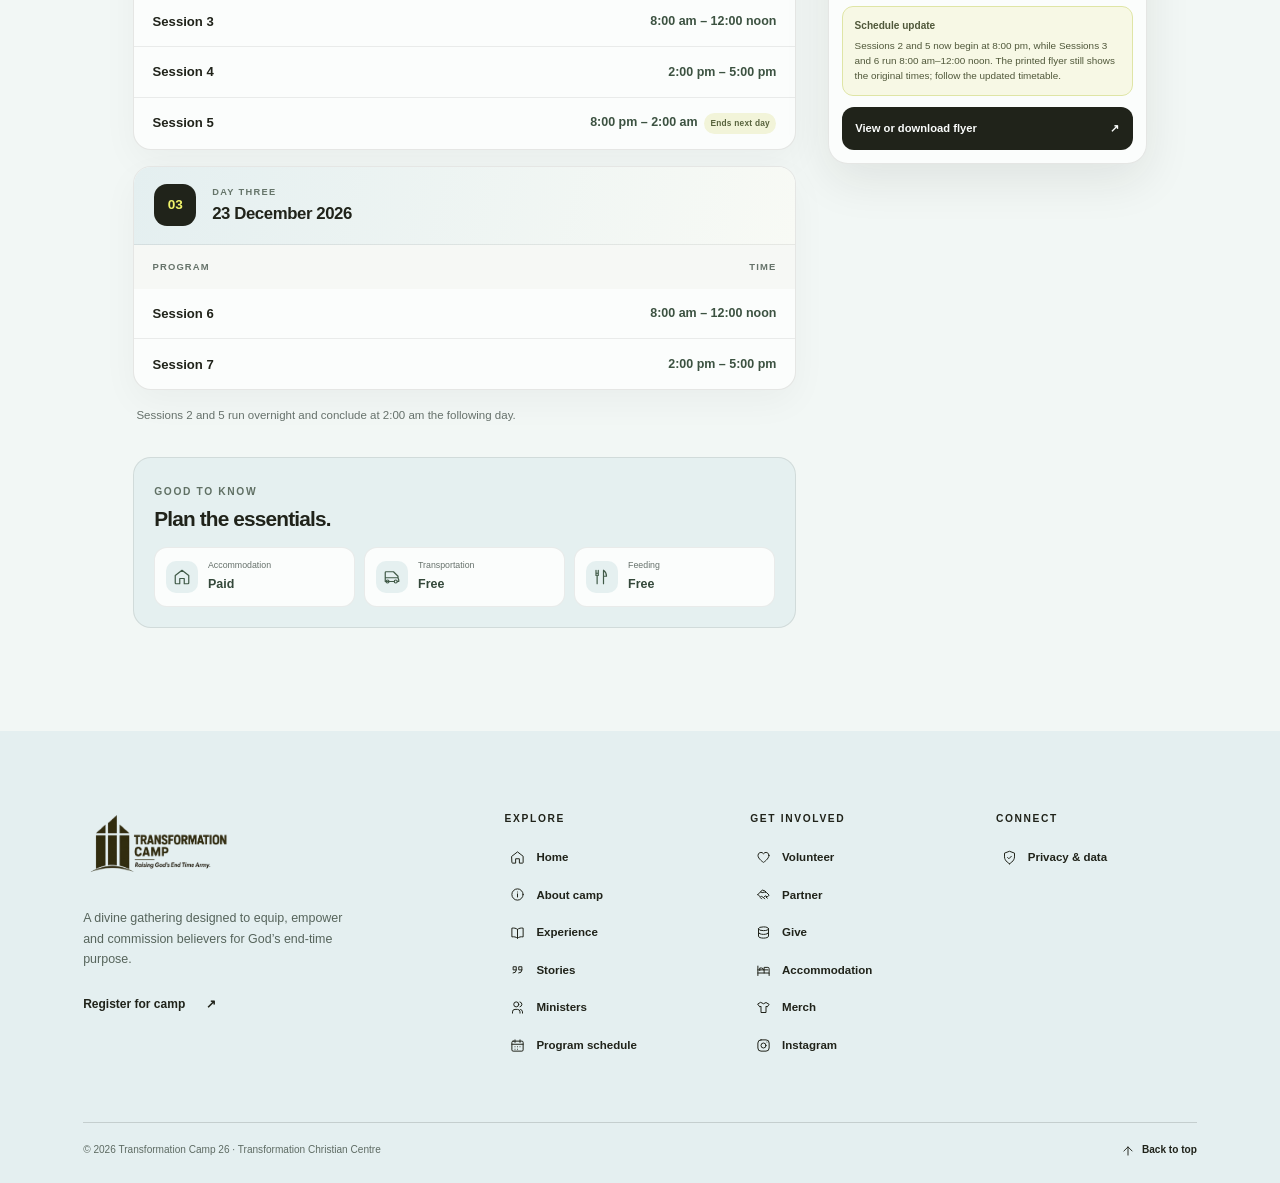
<file: schedule.html>
<!doctype html>
<html lang="en">
<head>
  <meta charset="utf-8"><meta name="viewport" content="width=device-width, initial-scale=1"><meta name="theme-color" content="#F2F7F5">
  <meta name="description" content="View the Transformation Camp 26 schedule for 21–23 December, including daily sessions, times, and event details."><title>Program &amp; Schedule — Transformation Camp 26</title>
  <link rel="icon" type="image/png" href="assets/TC_logo.png"><link rel="stylesheet" href="styles.css?v=21"><script src="schedule.js?v=5" defer></script><script src="script.js" defer></script>
</head>
<body class="content-page"><header class="site-header" id="top"><a class="brand" href="index.html" aria-label="Transformation Camp home"><img src="assets/TC_logo.png" alt="Transformation Camp"></a><nav class="desktop-nav" aria-label="Main navigation"><a href="index.html#about">The camp</a><a href="index.html#experience">The experience</a><a href="index.html#stories">Stories</a><a href="ministers.html">Ministers</a><a href="index.html#get-involved">Get involved</a></nav><a class="button button-dark header-cta" href="register.html">Register <span aria-hidden="true">↗</span></a><button class="menu-toggle" type="button" aria-expanded="false" aria-controls="schedule-mobile-nav" aria-label="Open navigation menu"><span></span><span></span></button><nav class="mobile-nav" id="schedule-mobile-nav" aria-label="Mobile navigation" inert><a href="index.html#about">The camp</a><a href="index.html#experience">The experience</a><a href="index.html#stories">Stories</a><a href="ministers.html">Ministers</a><a href="schedule.html" aria-current="page">Program schedule</a><a href="index.html#accommodation">Accommodation</a><a href="index.html#get-involved">Get involved</a><a class="button button-lime" href="register.html">Register for camp <span aria-hidden="true">↗</span></a></nav></header>
<main class="program-page">
  <section class="program-hero section-pad" aria-labelledby="program-title">
    <a class="program-back" href="index.html">← Back to camp</a>
    <div class="program-hero-grid">
      <div class="program-hero-copy">
        <span class="program-eyebrow"><span class="program-eyebrow-mark" aria-hidden="true">✳</span> Transformation Camp 26 · Program</span>
        <h1 class="display" id="program-title">Three days.<br><em>One encounter.</em></h1>
        <p>Explore the confirmed sessions and make room for a powerful gathering in the Word, God’s presence, and the move of the Holy Spirit.</p>
        <a class="button button-lime" href="register.html">Register for camp <span aria-hidden="true">↗</span></a>
      </div>
      <aside class="program-event-card" aria-label="Camp event details">
        <span class="program-card-label">Save the dates</span>
        <p class="program-card-date"><span>21</span><span class="program-card-date-range">— 23<br><small>DECEMBER</small></span></p>
        <p class="program-card-year">2026</p>
        <div class="program-card-divider"></div>
        <span class="program-card-label">Venue</span>
        <p class="program-card-venue">Foursquare International Conference Centre</p>
        <p class="program-card-location">Orisunbare, Idimu, Lagos State</p>
      </aside>
    </div>
    <div class="program-hero-footer"><span>Word. Presence. Power.</span><span>Transformation Christian Centre</span></div>
  </section>

  <section class="program-main section-pad" aria-labelledby="program-overview-title">
    <div class="program-section-heading">
      <div><span class="eyebrow">Your camp experience</span><h2 class="display" id="program-overview-title">The program<br><em>at a glance.</em></h2></div>
      <p>Plan each day, check the session times, and note that the two night sessions continue into the following morning.</p>
    </div>
    <div id="schedule-content" aria-live="polite" aria-atomic="true"></div>
  </section>
</main>
<footer class="footer section-pad"><div class="footer-main"><div class="footer-brand"><a href="index.html" aria-label="Transformation Camp home"><img src="assets/TC_logo.png" alt="Transformation Camp"></a><p>A divine gathering designed to equip, empower and commission believers for God’s end-time purpose.</p><a class="text-link" href="register.html">Register for camp <span aria-hidden="true">↗</span></a></div><div class="footer-column"><span class="eyebrow">Explore</span><a href="index.html"><svg viewBox="0 0 24 24" focusable="false" aria-hidden="true"><path d="m3 10 9-7 9 7v10a1 1 0 0 1-1 1h-5v-7H9v7H4a1 1 0 0 1-1-1z"/></svg>Home</a><a href="index.html#about"><svg viewBox="0 0 24 24" focusable="false" aria-hidden="true"><circle cx="12" cy="12" r="9"/><path d="M12 11v5m0-8h.01"/></svg>About camp</a><a href="index.html#experience"><svg viewBox="0 0 24 24" focusable="false" aria-hidden="true"><path d="M12 7v14m0-14C9.5 5 6.5 4.5 3 5v14c3.5-.5 6.5 0 9 2m0-14c2.5-2 5.5-2.5 9-2v14c-3.5-.5-6.5 0-9 2"/></svg>Experience</a><a href="index.html#stories"><svg viewBox="0 0 24 24" focusable="false" aria-hidden="true"><path d="M10 11H5V6h5v5a5 5 0 0 1-5 5m14-5h-5V6h5v5a5 5 0 0 1-5 5"/></svg>Stories</a><a href="ministers.html"><svg viewBox="0 0 24 24" focusable="false" aria-hidden="true"><path d="M16 21v-2a4 4 0 0 0-4-4H8a4 4 0 0 0-4 4v2"/><circle cx="10" cy="7" r="4"/><path d="M20 21v-2a4 4 0 0 0-3-3.87M16 3.13a4 4 0 0 1 0 7.75"/></svg>Ministers</a><a href="schedule.html"><svg viewBox="0 0 24 24" focusable="false" aria-hidden="true"><rect x="3" y="5" width="18" height="16" rx="2"/><path d="M16 3v4M8 3v4M3 10h18m-13 4h.01M12 14h.01M16 14h.01M8 18h.01M12 18h.01"/></svg>Program schedule</a></div><div class="footer-column"><span class="eyebrow">Get involved</span><a href="index.html#get-involved"><svg viewBox="0 0 24 24" focusable="false" aria-hidden="true"><path d="M20.8 8.8c0 5.5-8.8 11-8.8 11s-8.8-5.5-8.8-11A4.8 4.8 0 0 1 12 6a4.8 4.8 0 0 1 8.8 2.8Z"/></svg>Volunteer</a><a href="index.html#partner"><svg viewBox="0 0 24 24" focusable="false" aria-hidden="true"><path d="m3 12 4-4 4 1 2-1 4 1 4 4-3 3-3-2-3 3-3-2-2 1-4-4Zm4-4 3-3 4 1 2 2m-9 9 2 2m3-2 2 2m2-3 2 2"/></svg>Partner</a><a href="index.html#give"><svg viewBox="0 0 24 24" focusable="false" aria-hidden="true"><ellipse cx="12" cy="6" rx="8" ry="3"/><path d="M4 6v12c0 1.7 3.6 3 8 3s8-1.3 8-3V6M4 12c0 1.7 3.6 3 8 3s8-1.3 8-3"/></svg>Give</a><a href="index.html#accommodation"><svg viewBox="0 0 24 24" focusable="false" aria-hidden="true"><path d="M3 20V5m0 11h18v4m0-4V9a2 2 0 0 0-2-2h-6v9m-10-5h16M6 12V8h3a3 3 0 0 1 3 3"/></svg>Accommodation</a><a href="index.html#merch"><svg viewBox="0 0 24 24" focusable="false" aria-hidden="true"><path d="m8 4 4 2 4-2 5 3-3 4-2-1v10H8V10l-2 1-3-4z"/></svg>Merch</a><a href="https://www.instagram.com/tcc_transformationcamp/?utm_source=ig_web_button_share_sheet" target="_blank" rel="noreferrer"><svg viewBox="0 0 24 24" focusable="false" aria-hidden="true"><rect x="3" y="3" width="18" height="18" rx="5"/><circle cx="12" cy="12" r="4"/><path d="M17.5 6.5h.01"/></svg>Instagram</a></div><div class="footer-column"><span class="eyebrow">Connect</span><a href="https://www.transformationcamp.com.ng/privacy-policy.html"><svg viewBox="0 0 24 24" focusable="false" aria-hidden="true"><path d="M12 22s8-4 8-11V5l-8-3-8 3v6c0 7 8 11 8 11Z"/><path d="m9 12 2 2 4-4"/></svg>Privacy &amp; data</a></div></div><div class="footer-bottom"><span>© 2026 Transformation Camp 26 · Transformation Christian Centre</span><a href="#top"><svg viewBox="0 0 24 24" focusable="false" aria-hidden="true"><path d="M12 19V5m-7 7 7-7 7 7"/></svg>Back to top</a></div></footer></body></html>
</file>
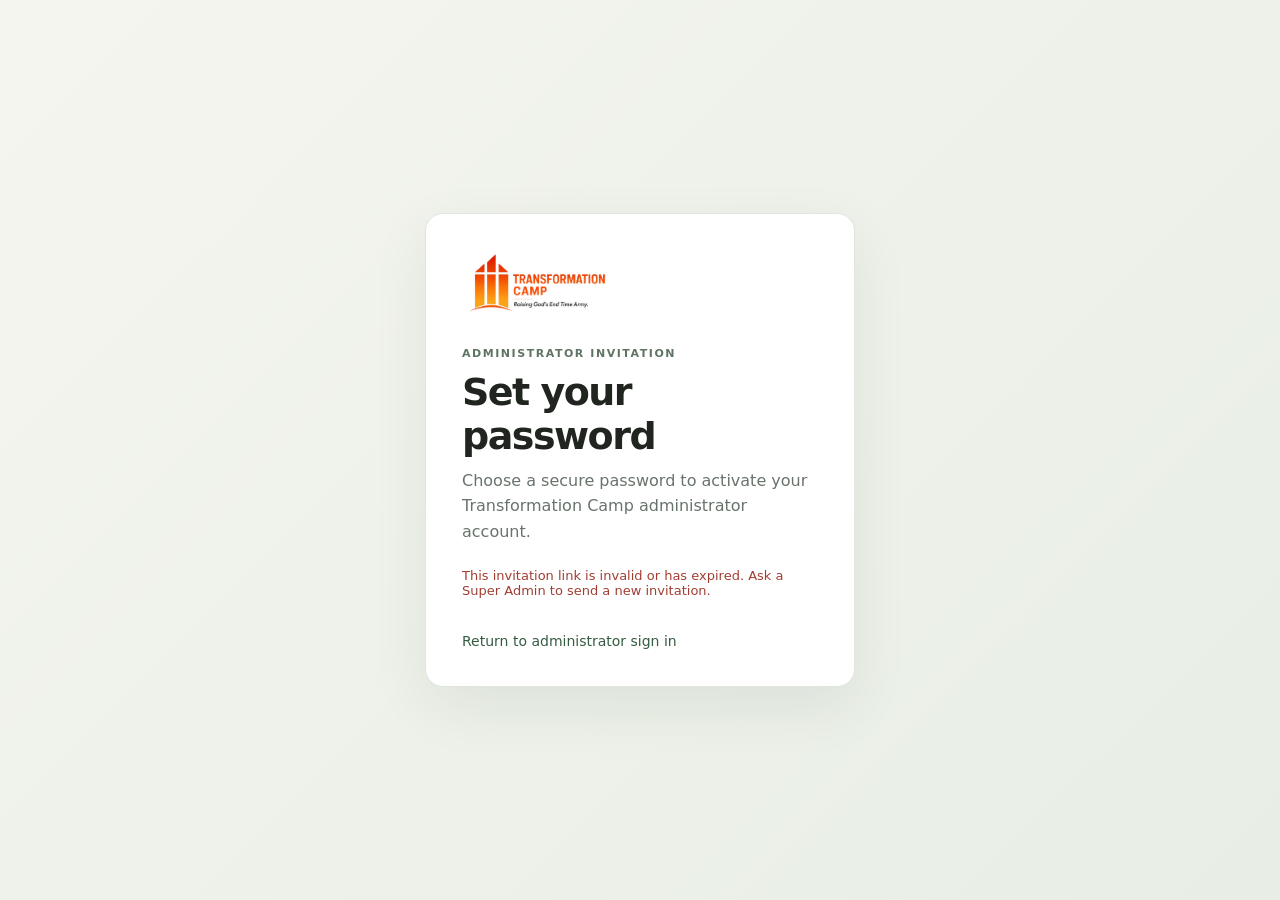
<file: admin/accept-invite.html>
<!doctype html>
<html lang="en"><head><meta charset="utf-8"><meta name="viewport" content="width=device-width,initial-scale=1"><meta name="robots" content="noindex,nofollow"><title>Accept Administrator Invitation | Transformation Camp</title><link rel="stylesheet" href="/admin/admin.css"></head>
<body class="login-page"><main class="login-card"><img class="brand" src="/images/transformation-camp-logo.png" alt="Transformation Camp"><p class="eyebrow">ADMINISTRATOR INVITATION</p><h1>Set your password</h1><p class="muted">Choose a secure password to activate your Transformation Camp administrator account.</p><form id="invite-form"><label for="password">New password<input id="password" type="password" minlength="10" maxlength="128" autocomplete="new-password" required></label><label for="confirm-password">Confirm password<input id="confirm-password" type="password" minlength="10" maxlength="128" autocomplete="new-password" required></label><button id="submit" type="submit">Activate administrator account</button></form><p id="message" class="message" role="status" aria-live="polite"></p><a class="back-link" href="/admin/login">Return to administrator sign in</a></main><script src="/admin/accept-invite.js" defer></script></body></html>
</file>
<file: styles.css>
:root{--ink:#181812;--paper:#f3f1e9;--white:#fffefa;--lime:#d3db63;--muted:#77776c;--line:rgba(24,24,18,.17);--serif:Georgia,'Times New Roman',serif;--sans:'Manrope','DM Sans',sans-serif;--ease:cubic-bezier(.22,.7,.18,1);--fast:220ms;--section:clamp(5.5rem,10vw,10.5rem);--gutter:clamp(1.25rem,6.5vw,7.5rem)}
*{box-sizing:border-box}html{scroll-behavior:smooth;scroll-padding-top:90px}body{margin:0;background:var(--paper);color:var(--ink);font-family:var(--sans);font-size:15px;line-height:1.65;-webkit-font-smoothing:antialiased}img{max-width:100%}body.menu-open{overflow:hidden}a{color:inherit;text-decoration:none}button{font:inherit;color:inherit}.skip-link{position:fixed;top:1rem;left:1rem;z-index:1000;padding:.8rem 1rem;background:var(--lime);transform:translateY(-180%)}.skip-link:focus{transform:none}a:focus-visible,button:focus-visible{outline:2px solid #768020;outline-offset:4px}.section-pad{padding-left:var(--gutter);padding-right:var(--gutter)}.site-header{height:82px;padding:0 var(--gutter);position:sticky;top:0;z-index:30;display:flex;align-items:center;justify-content:space-between;background:rgba(243,241,233,.94);backdrop-filter:blur(16px);border-bottom:1px solid rgba(24,24,18,.08)}.brand img{display:block;width:clamp(118px,13vw,160px);height:auto}.desktop-nav{display:flex;gap:clamp(1.25rem,3vw,3rem);margin-left:auto;margin-right:2rem}.desktop-nav a,.footer-column a{font-size:.78rem;font-weight:600;transition:opacity var(--fast)}.desktop-nav a:hover,.footer-column a:hover{opacity:.55}.button{min-height:52px;padding:0 1.4rem;display:inline-flex;gap:2rem;align-items:center;justify-content:space-between;border:1px solid transparent;font-size:.76rem;font-weight:800;letter-spacing:.01em;transition:transform var(--fast) var(--ease),background var(--fast),color var(--fast),box-shadow var(--fast)}.button:hover{transform:translateY(-3px);box-shadow:0 8px 24px #16161020}.button:active{transform:translateY(-1px) scale(.985)}.button-dark{background:var(--ink);color:var(--white)}.button-dark:hover{background:#38382e}.button-lime{background:var(--lime);color:var(--ink)}.button-lime:hover{background:#e0e98a}.header-cta{min-height:42px;padding:0 1rem 0 1.2rem}.menu-toggle{display:none;border:0;background:none;padding:10px}.mobile-nav{display:none}
.hero{min-height:max(660px,calc(100svh - 82px));position:relative;overflow:hidden;isolation:isolate;background:#252720;color:#fff}
.hero-image,.hero-shade{position:absolute;inset:0;z-index:-1}
.hero-image{background-image:url('assets/camp-main-flyer-2026.jpeg');background-size:auto min(82%,740px);background-position:right center;background-repeat:no-repeat;animation:hero-reveal 1.25s var(--ease) both}
.hero-shade{background:linear-gradient(90deg,rgba(13,17,15,.96),rgba(13,17,15,.9) 58%,rgba(13,17,15,.3)),linear-gradient(0deg,rgba(13,17,15,.5),transparent 32%)}
.hero-content{width:min(980px,84%);padding:clamp(4rem,7vw,7rem) var(--gutter) 7rem;animation:content-rise .85s .12s var(--ease) both}
.eyebrow{font-size:.64rem;font-weight:800;letter-spacing:.16em;text-transform:uppercase}
.hero-eyebrow{display:flex;align-items:center;gap:.65rem;animation:content-rise .7s .2s var(--ease) both}
.live-dot{width:7px;height:7px;background:var(--lime);border-radius:50%;box-shadow:0 0 0 4px #d3db6335}
.hero h1{font-size:clamp(3.5rem,7vw,6.7rem);line-height:.91;letter-spacing:-.085em;text-transform:uppercase;max-width:1020px;margin:1.5rem 0 1.2rem;font-weight:800}
.hero h1 em,.display em,.closing h2 em{font-family:var(--serif);font-weight:400;text-transform:none;letter-spacing:-.07em}
.hero-copy{font-size:clamp(.98rem,1.35vw,1.15rem);line-height:1.7;max-width:490px;color:#ffffffee}
.hero-actions{display:flex;gap:1.8rem;align-items:center;margin-top:2rem}.hero-actions .button{min-width:232px}
.text-link{display:inline-flex;gap:1.3rem;align-items:center;width:max-content;font-size:.75rem;font-weight:800;transition:gap var(--fast) var(--ease),opacity var(--fast)}
.text-link:hover{gap:1.8rem}.hero-more{color:white}
.hero-bottom{position:absolute;left:var(--gutter);right:var(--gutter);bottom:1.55rem;display:flex;justify-content:space-between;align-items:center;font-size:.62rem;font-weight:600;letter-spacing:.08em;text-transform:uppercase;color:#ffffffc9}
.hero-bottom a{display:flex;align-items:center;gap:.8rem}.hero-index{position:absolute;right:var(--gutter);top:48%;font-size:.62rem;letter-spacing:.15em;color:#ffffffa5;writing-mode:vertical-rl}
.display{font-size:clamp(3rem,7.2vw,7.3rem);line-height:.98;letter-spacing:-.085em;font-weight:700;margin:0}
.section-kicker{display:flex;align-items:center;gap:.8rem;font-size:.63rem;font-weight:800;letter-spacing:.14em;text-transform:uppercase}
.number{color:#77776b;font-variant-numeric:tabular-nums}.number:after{content:'';display:inline-block;width:30px;height:1px;margin:0 .7rem .2rem;background:currentColor}
.intro{padding-top:var(--section);padding-bottom:var(--section)}
.intro-grid{display:grid;grid-template-columns:1.4fr .6fr;gap:4vw;align-items:end;margin:4rem 0 7rem}
.intro .display{font-size:clamp(4rem,9vw,9rem)}.intro-copy{max-width:390px;padding-bottom:.3rem}
.intro-copy p{margin:.2rem 0 1.3rem;color:var(--muted)}.intro-copy .lead{font-size:clamp(1rem,1.5vw,1.25rem);line-height:1.55;color:var(--ink)}
.circle-link,.round-control{width:48px;height:48px;border:1px solid var(--line);border-radius:50%;display:inline-grid;place-items:center;background:transparent;font-size:1.1rem;transition:background var(--fast),transform var(--fast)}
.circle-link:hover,.round-control:hover{background:var(--lime);transform:rotate(-8deg)}
.mandate-grid{display:grid;grid-template-columns:1fr 1fr;gap:1rem}.mandate{min-height:340px;padding:clamp(2rem,5vw,4.3rem);position:relative;background:#e8e6da;display:flex;flex-direction:column;align-items:flex-start}
.mandate-lime{background:var(--lime)}.mandate-mark{font-size:2rem;line-height:1;margin-bottom:2.1rem}
.mandate h3{font-size:clamp(2rem,4vw,3.8rem);line-height:1.02;letter-spacing:-.065em;margin:.8rem 0 1.1rem}
.mandate p{max-width:500px;color:#59594f;font-size:.86rem;line-height:1.8;margin:0}
.experience{background:var(--ink);color:var(--paper);padding-top:var(--section);padding-bottom:var(--section)}.experience .number{color:#a3a395}
.experience-head{display:flex;justify-content:space-between;align-items:end;gap:2rem;margin:4rem 0 5rem}
.experience-head .display{max-width:800px;font-size:clamp(3.5rem,8vw,8rem)}.experience-head p{max-width:260px;color:#b8b8aa;font-size:.9rem;margin:0 0 .5rem}
.experience-grid{display:grid;grid-template-columns:repeat(4,1fr);border-top:1px solid #ffffff32}
.experience-card{position:relative;min-height:330px;padding:2.1rem 1.5rem 2rem 0;border-right:1px solid #ffffff32;display:flex;flex-direction:column}
.experience-card+.experience-card{padding-left:1.5rem}.experience-card:last-child{border-right:0}
.card-number{font-size:.58rem;font-weight:800;letter-spacing:.12em;color:#b7b7a8}.card-icon{font-size:2rem;line-height:1;margin:2.6rem 0 1.4rem;color:var(--lime)}
.experience-card h3{font-size:clamp(1.35rem,2.3vw,2.1rem);line-height:1.12;letter-spacing:-.055em;margin:0 0 .8rem}
.experience-card p{font-size:.78rem;line-height:1.75;color:#b8b8aa;margin:0 0 1.5rem}
.card-rule{margin-top:auto;width:100%;height:2px;background:#ffffff22;position:relative;overflow:hidden}
.card-rule:after{content:'';position:absolute;inset:0;background:var(--lime);transform:translateX(-105%);transition:transform .5s var(--ease)}.experience-card:hover .card-rule:after{transform:translateX(0)}
.stories{padding-top:var(--section);padding-bottom:var(--section);overflow:hidden}
.stories-heading{display:flex;align-items:end;justify-content:space-between;margin:4rem 0 3.2rem}.stories-heading .display{font-size:clamp(4rem,9vw,9rem)}
.story-controls{max-width:280px}.story-controls p{font-size:.86rem;color:var(--muted);margin:0 0 1.5rem}.control-pair{display:flex;gap:.6rem}
.story-window{overflow:hidden}.story-track{display:flex;gap:1rem;transition:transform .65s var(--ease);will-change:transform}
.story-card{flex:0 0 calc((100% - 2rem)/3);min-height:390px;background:#e8e6da;padding:clamp(1.4rem,3vw,2.6rem);display:flex;flex-direction:column}.story-card:nth-child(even){background:#e5e7d3}
.quote-mark{font-family:var(--serif);font-size:4.5rem;line-height:.8;color:#858a3c}.story-card blockquote{font-size:clamp(.82rem,1.1vw,.98rem);line-height:1.8;margin:1.5rem 0 2rem}
.story-person{display:flex;align-items:center;gap:.75rem;margin-top:auto}.story-person>span{width:38px;height:38px;border-radius:50%;display:grid;place-items:center;background:var(--ink);color:var(--lime);font-weight:700}
.story-person strong,.story-person small{display:block}.story-person strong{font-size:.75rem;text-transform:uppercase;letter-spacing:.08em}.story-person small{color:var(--muted);font-size:.7rem}
.story-progress{height:2px;background:#d8d6cb;margin-top:2rem}.story-progress span{display:block;height:100%;width:25%;background:#8a8f43;transition:transform .5s var(--ease)}
.accommodation{padding-top:0;padding-bottom:var(--section)}.accom-panel{display:grid;grid-template-columns:1fr .8fr;min-height:500px;background:var(--ink);color:var(--paper);overflow:hidden}
.accom-copy{padding:clamp(2rem,6vw,5.5rem);align-self:center}.accom-copy .display{font-size:clamp(3.2rem,6.5vw,6.5rem);margin:1.5rem 0}
.accom-copy p{color:#c4c3b8;max-width:540px;font-size:.83rem;line-height:1.85;margin:0 0 2rem}
.accom-art{position:relative;overflow:hidden;background:#a9e0f8;min-width:0}
.accom-art img{display:block;width:100%;height:auto;object-fit:contain}
.orbit{position:absolute;width:min(42vw,490px);aspect-ratio:1;border:1px solid #1c1c1645;border-radius:50%;transform:rotate(-24deg) scaleY(.55)}
.orbit-one{width:min(56vw,650px)}.orbit-two{transform:rotate(50deg) scaleY(.55)}
.art-cross{font-size:clamp(5rem,14vw,12rem);font-family:var(--serif);font-weight:400;line-height:1;animation:slow-rotate 36s linear infinite}
.art-caption{position:absolute;right:1.6rem;bottom:1.5rem;font-size:.58rem;line-height:1.55;font-weight:800;letter-spacing:.14em;text-align:right}
.register{padding-top:var(--section);padding-bottom:var(--section);background:#e8e6da}
.register-grid{display:grid;grid-template-columns:1fr .8fr;gap:8vw;margin-top:4rem;align-items:center}
.register-intro .display{font-size:clamp(4rem,9vw,8.6rem)}.register-intro>p{font-size:1rem;color:var(--muted);max-width:340px}
.register-note{display:flex;gap:1rem;align-items:start;margin-top:3.5rem;max-width:320px}.register-note>span{color:#7b8134}.register-note p{font-size:.72rem;color:var(--muted);margin:0}
.register-action{padding:clamp(2rem,4vw,3.5rem);background:var(--white)}.register-action p{font-size:1.15rem;line-height:1.55;max-width:360px;margin:0 0 2rem}
.button-wide{width:100%;min-height:60px}.register-action small{display:block;color:var(--muted);font-size:.67rem;margin-top:1rem}
.involved{padding-top:var(--section);padding-bottom:var(--section)}
.involved-intro{display:flex;justify-content:space-between;gap:3rem;align-items:end;margin:4rem 0}.involved-intro .display{font-size:clamp(3.5rem,7.8vw,7.5rem)}.involved-intro>p{max-width:320px;color:var(--muted);margin-bottom:.5rem}
.involved-grid{display:grid;grid-template-columns:repeat(3,1fr);gap:1rem}
.involved-card{min-height:350px;padding:clamp(1.5rem,3vw,2.7rem);background:#e8e6da;display:flex;flex-direction:column;align-items:flex-start}.involved-card:nth-child(2){background:#e5e7d3}
.involved-card h3{font-size:clamp(1.7rem,2.8vw,2.6rem);letter-spacing:-.06em;line-height:1.08;margin:2.3rem 0 1rem}
.involved-card>p{font-size:.8rem;line-height:1.8;color:var(--muted);margin:0 0 1.7rem}.involved-card>.text-link{margin-top:auto}
.bank-details{width:100%;margin:1.6rem 0}.bank-details>div{padding:.65rem 0;border-bottom:1px solid var(--line)}
.bank-details small,.bank-details strong{display:block}.bank-details small{font-size:.58rem;text-transform:uppercase;letter-spacing:.12em;color:var(--muted)}
.bank-details strong{font-size:.75rem;margin-top:.15rem}.account-number{font-size:1.1rem!important;letter-spacing:.1em}
.copy-button{border:0;padding:0;background:none;cursor:pointer}.give-link{margin-top:1rem}
.merch{background:#e8e6da;padding-top:var(--section);padding-bottom:var(--section)}
.merch-heading{display:flex;justify-content:space-between;align-items:end;gap:2rem;margin:4rem 0 3rem}.merch-heading .display{font-size:clamp(4rem,9vw,8rem)}.merch-heading>p{max-width:310px;color:var(--muted);margin-bottom:.4rem}
.merch-grid{display:grid;grid-template-columns:repeat(4,1fr);gap:1rem}.merch-item h3{font-size:.79rem;line-height:1.45;margin:1rem 0 .35rem}
.merch-item>p{font-size:.73rem;color:var(--muted);margin:0;display:flex;justify-content:space-between}.merch-item>p span{font-weight:800;color:var(--ink)}
.merch-visual{height:clamp(230px,31vw,420px);overflow:hidden;background:#d8d6cb}
.merch-visual img{display:block;width:100%;height:100%;object-fit:cover;transition:transform .6s var(--ease)}
.merch-item:hover .merch-visual img{transform:scale(1.035)}
.merch-enquiry{margin-top:5rem;padding-top:2rem;border-top:1px solid var(--line);display:grid;grid-template-columns:.8fr 1fr 1fr auto;gap:1.4rem;align-items:center}
.merch-enquiry h3{font-size:1.5rem;letter-spacing:-.04em;margin:0}.merch-enquiry p{font-size:.77rem;color:var(--muted);margin:0}
.closing{min-height:540px;position:relative;overflow:hidden;display:grid;place-items:center;background:var(--ink);color:var(--paper);text-align:center;padding:5rem 1.5rem}
.closing-with-flyer{background-image:linear-gradient(90deg,rgba(19,21,14,.86),rgba(19,21,14,.64)),url('assets/camp-hero.jpeg');background-position:center 48%;background-size:cover;background-repeat:no-repeat}
.closing-content{position:relative;z-index:1}.closing h2{font-size:clamp(3.5rem,8.5vw,8rem);line-height:.96;letter-spacing:-.085em;margin:1.5rem 0 2rem}
.closing-star{position:absolute;font-size:min(75vw,640px);line-height:1;color:#d3db630d;animation:slow-rotate 80s linear infinite}
.footer{background:#e8e6da;padding-top:5rem;padding-bottom:1.5rem}
.footer-main{display:grid;grid-template-columns:1.6fr .7fr .8fr .8fr;gap:3rem;padding-bottom:4rem}
.footer-brand img{width:150px;height:auto}.footer-brand p{max-width:280px;color:var(--muted);font-size:.78rem;margin:1.3rem 0}
.footer-column{display:flex;flex-direction:column;align-items:flex-start;gap:.75rem}.footer-column .eyebrow{margin-bottom:.3rem}.footer-column a{font-size:.72rem}
.footer-bottom{border-top:1px solid var(--line);padding-top:1.2rem;display:flex;justify-content:space-between;gap:1rem;color:var(--muted);font-size:.63rem}.footer-bottom a{color:var(--ink);font-weight:700}.footer-main>*{min-width:0}.footer-column a,.footer-column>span:not(.eyebrow),.footer-bottom>span{overflow-wrap:anywhere}.footer-column>span:not(.eyebrow){font-size:.72rem}
.reveal{opacity:0;transform:translateY(26px);transition:opacity .75s var(--ease),transform .75s var(--ease)}.reveal.is-visible{opacity:1;transform:translateY(0)}
.experience-card.reveal:nth-child(2),.mandate.reveal:nth-child(2),.involved-card.reveal:nth-child(2){transition-delay:90ms}
.experience-card.reveal:nth-child(3){transition-delay:160ms}.experience-card.reveal:nth-child(4){transition-delay:230ms}.involved-card.reveal:nth-child(3){transition-delay:180ms}
@keyframes hero-reveal{from{filter:brightness(.7)}to{filter:brightness(1)}}
@keyframes content-rise{from{opacity:0;transform:translateY(20px)}to{opacity:1;transform:translateY(0)}}
@keyframes slow-rotate{to{transform:rotate(336deg)}}
@media(min-width:1500px){.hero{min-height:calc(100svh - 82px)}.hero-content{padding-top:12vh}.experience-card{min-height:360px}}
@media(max-width:900px){:root{--gutter:clamp(1.25rem,5vw,3rem)}.desktop-nav{gap:1rem;margin-right:1rem}.desktop-nav a{font-size:.68rem}.experience-grid{grid-template-columns:repeat(2,1fr)}.experience-card:nth-child(2){border-right:0}.experience-card:nth-child(n+3){border-top:1px solid #ffffff32}.experience-card:nth-child(3){padding-left:0}.story-card{flex-basis:calc((100% - 1rem)/2)}.involved-card{min-height:380px}.merch-enquiry{grid-template-columns:1fr 1fr}.footer-main{grid-template-columns:1.2fr .8fr .8fr}.footer-column:last-child{grid-column:2/4}}@media(min-width:761px) and (max-width:900px){.hero{min-height:max(1120px,calc(100svh - 82px))}.hero-image{background-size:min(50vw,420px) auto;background-position:right 88%}}
@media(max-width:760px){
  :root{--section:5.2rem;--gutter:1.25rem}.site-header{height:68px}.brand img{width:122px}.desktop-nav,.header-cta{display:none}
  .menu-toggle{display:grid;gap:6px;width:44px;height:44px;place-content:center;position:relative;z-index:2}.menu-toggle span{width:22px;height:1.5px;background:var(--ink);transition:transform var(--fast)}
  .menu-toggle[aria-expanded=true] span:first-child{transform:translateY(3.75px) rotate(45deg)}.menu-toggle[aria-expanded=true] span:last-child{transform:translateY(-3.75px) rotate(-45deg)}
  .mobile-nav{position:fixed;inset:0;z-index:1;background:var(--paper);padding:6rem 1.5rem 2rem;display:flex;flex-direction:column;justify-content:center;gap:1.3rem;opacity:0;visibility:hidden;transform:translateY(-8px);transition:opacity .25s,transform .25s,visibility .25s}
  .mobile-nav.is-open{opacity:1;visibility:visible;transform:none}.mobile-nav>a:not(.button){font-size:clamp(1.6rem,8vw,2.2rem);font-weight:700;letter-spacing:-.05em}.mobile-nav .button{margin-top:1rem}
  .hero{min-height:max(1200px,calc(100svh - 68px))}.hero-image{background-size:min(90%,340px) auto;background-position:center 90%}.hero-shade{background:linear-gradient(90deg,rgba(13,17,15,.68),rgba(13,17,15,.28)),linear-gradient(0deg,rgba(13,17,15,.45),transparent 35%)}
  .hero-content{width:100%;padding:clamp(3.5rem,11vh,5rem) var(--gutter) 7rem}.hero h1{font-size:clamp(3.4rem,15vw,5.6rem);margin:1.4rem 0 1rem;overflow-wrap:break-word}.hero-copy{max-width:380px;font-size:.91rem}
  .hero-actions{align-items:flex-start;flex-direction:column;gap:1.2rem;margin-top:1.6rem}.hero-actions .button{min-width:210px}.hero-bottom{bottom:1rem;flex-wrap:wrap;row-gap:.6rem;font-size:.52rem}.hero-bottom span:nth-child(2){display:none}.hero-bottom a{margin-left:auto}.hero-index{display:none}
  .intro-grid{grid-template-columns:1fr;gap:1.7rem;margin:3rem 0 4rem}.intro .display{font-size:clamp(4rem,16vw,6rem)}.intro-copy{max-width:450px}
  .mandate-grid{grid-template-columns:1fr;gap:.75rem}.mandate{min-height:300px;padding:2rem}.mandate h3{font-size:2.5rem}
  .experience-head{display:block;margin:3rem 0}.experience-head .display{font-size:clamp(3.2rem,13vw,5.2rem)}.experience-head p{margin:1.5rem 0 0}
  .experience-grid{grid-template-columns:1fr 1fr}.experience-card{min-height:365px;padding:1.4rem .9rem 1.5rem 0}.experience-card+.experience-card{padding-left:.9rem}.experience-card:nth-child(3){padding-left:0}.card-icon{margin:2rem 0 1.2rem}.experience-card h3{font-size:1.45rem}.experience-card p{font-size:.72rem}
  .stories-heading{display:block;margin:3rem 0 2rem}.stories-heading .display{font-size:clamp(4rem,17vw,6rem)}.story-controls{display:flex;justify-content:space-between;align-items:end;max-width:none;margin-top:1.5rem}.story-controls p{max-width:210px;margin:0}.round-control{width:42px;height:42px}.story-card{flex-basis:100%;min-height:390px}.story-card blockquote{font-size:.84rem}
  .accom-panel{grid-template-columns:1fr}.accom-copy{padding:2.2rem 1.5rem}.accom-copy .display{font-size:clamp(3.4rem,14vw,5.5rem)}.accom-art{min-height:0}.accom-art img{width:100%;height:auto}
  .register-grid{grid-template-columns:1fr;gap:2rem;margin-top:3rem}.register-intro .display{font-size:clamp(4rem,17vw,6rem)}.register-note{margin-top:2rem}.register-action{padding:1.5rem}
  .involved-intro{display:block;margin:3rem 0 2rem}.involved-intro .display{font-size:clamp(3.5rem,14vw,5.6rem)}.involved-intro>p{margin-top:1.3rem}.involved-grid{grid-template-columns:1fr}.involved-card{min-height:300px;padding:1.7rem}.involved-card h3{font-size:2.1rem;margin:1.8rem 0 .8rem}
  .merch-heading{display:block;margin:3rem 0 2rem}.merch-heading .display{font-size:clamp(4rem,16vw,6rem)}.merch-heading>p{margin-top:1.2rem}.merch-grid{grid-template-columns:1fr 1fr;gap:1.5rem .75rem}.merch-visual{height:clamp(185px,60vw,285px)}
  .merch-enquiry{grid-template-columns:1fr;gap:.7rem;margin-top:3rem}.merch-enquiry h3{font-size:1.35rem}.merch-enquiry .text-link{margin-top:.4rem}
  .closing{min-height:460px}.closing h2{font-size:clamp(3.5rem,15vw,5.4rem)}.footer{padding-top:3.5rem}.footer-main{grid-template-columns:1fr 1fr;gap:2.3rem 1rem;padding-bottom:2.5rem}.footer-brand{grid-column:1/3}.footer-column:last-child{grid-column:auto}.footer-bottom{flex-wrap:wrap;justify-content:flex-start;gap:.7rem 1.2rem}.footer-bottom a{margin-left:auto}
}
@media(max-width:380px){.hero h1{font-size:clamp(2.55rem,10vw,3rem)}.hero-bottom span:first-child{display:none}}
@media(max-width:360px){.experience-card{min-height:390px}.experience-card h3{font-size:1.28rem}.story-card{padding:1.3rem}.merch-visual{height:180px}.merch-item h3{font-size:.7rem}}
@media(prefers-reduced-motion:reduce){*,*::before,*::after{scroll-behavior:auto!important;animation-duration:.01ms!important;animation-iteration-count:1!important;transition-duration:.01ms!important}.reveal{opacity:1;transform:none}.hero-image{transform:none!important;filter:none!important}}

/* Registration page and device-width safeguards */
html,body{max-width:100%;overflow-x:clip}
main,section,header,footer,nav,article,form,fieldset{min-width:0}
.display,.hero h1,.involved-card h3,.merch-item h3{overflow-wrap:anywhere}
.accom-art{display:flex;align-items:center;justify-content:center}
.accom-art img{max-width:100%;height:auto}
.register-header{min-height:82px;padding:.8rem var(--gutter);display:flex;align-items:center;justify-content:space-between;gap:1rem;border-bottom:1px solid var(--line)}
.register-header img{display:block;width:clamp(118px,13vw,160px);height:auto}
.registration-page{padding-top:clamp(3rem,7vw,6.5rem);padding-bottom:var(--section);display:grid;grid-template-columns:minmax(250px,.8fr) minmax(0,1.2fr);gap:clamp(2rem,7vw,7rem);align-items:start}
.registration-heading{position:sticky;top:calc(82px + 2rem)}
.registration-heading h1{font-size:clamp(3.4rem,7vw,6.6rem);margin:1.5rem 0}
.registration-heading>p{max-width:340px;color:var(--muted)}
.registration-card{min-width:0;padding:clamp(1.2rem,4vw,3rem);background:var(--white);border:1px solid var(--line)}
.registration-fields{display:grid;grid-template-columns:repeat(2,minmax(0,1fr));gap:1.1rem}
.form-field{min-width:0;display:flex;flex-direction:column;gap:.45rem}
.form-field label,.form-field legend{font-size:.68rem;font-weight:800;letter-spacing:.07em;text-transform:uppercase}
.form-field input:not([type=radio]),.form-field select{width:100%;min-width:0;height:50px;padding:0 .85rem;border:1px solid #c9c7bb;border-radius:0;background:#fffefa;color:var(--ink);font:inherit;font-size:.9rem}
.form-field input:focus,.form-field select:focus{outline:2px solid #8a8f43;outline-offset:1px}
.field-full{grid-column:1/-1}.accommodation-field{border:0;border-top:1px solid var(--line);margin:1rem 0 0;padding:1.1rem 0 0;display:grid;grid-template-columns:1fr auto auto;gap:1.2rem;align-items:center}
.accommodation-field legend{float:left;width:100%;padding:0 0 .8rem}
.radio-option{display:flex;gap:.5rem;align-items:center;font-size:.85rem;cursor:pointer}.radio-option input{width:18px;height:18px;accent-color:#727827}
.registration-submit{margin-top:.8rem;cursor:pointer}.registration-submit:disabled{opacity:.65;cursor:wait;transform:none}
.registration-message{margin:.8rem 0 0;font-size:.82rem}.registration-message:empty{display:none}.registration-message-error{padding:.8rem;background:#f9e7e2;color:#812d1d}.registration-message-success{padding:.8rem;background:#edf1d8;color:#343817}
.form-footnote,.official-form-link{font-size:.7rem;color:var(--muted)}.official-form-link{display:block;margin-top:1rem;text-decoration:underline;text-underline-offset:3px}
.register-footer{padding-top:1.2rem;padding-bottom:1.2rem;background:#e8e6da;display:flex;justify-content:space-between;gap:1rem;font-size:.68rem;color:var(--muted)}.register-footer a{color:var(--ink);font-weight:700}
@media(max-width:760px){.registration-page{grid-template-columns:minmax(0,1fr);gap:2rem;padding-top:3rem}.registration-heading{position:static}.registration-heading h1{font-size:clamp(3.2rem,13vw,5rem);margin:1rem 0}.register-header{min-height:68px}.register-header img{width:122px}.register-footer{flex-wrap:wrap}}
@media(max-width:380px){.registration-card{padding:1rem}.registration-fields{grid-template-columns:minmax(0,1fr);gap:.9rem}.field-full{grid-column:auto}.accommodation-field{grid-template-columns:1fr 1fr}.accommodation-field legend{grid-column:1/-1}.accommodation-field .radio-option{padding:.6rem 0}.register-footer{display:grid;gap:.5rem}}
@media(max-width:760px){.section-pad{padding-left:clamp(1rem,5vw,1.5rem);padding-right:clamp(1rem,5vw,1.5rem)}.involved-intro .display,.merch-heading .display,.stories-heading .display{overflow-wrap:anywhere}.hero-bottom{left:1rem;right:1rem}.experience-card,.story-card,.involved-card,.merch-item{min-width:0}.merch-item h3{overflow-wrap:anywhere}.footer-main{gap:2rem 1rem}.footer-brand{min-width:0}.footer-bottom>*{min-width:0;max-width:100%}}
@media(max-width:340px){.experience-grid{grid-template-columns:minmax(0,1fr)}.experience-card,.experience-card+.experience-card,.experience-card:nth-child(3){padding:1.4rem 0;min-height:0;border-right:0}.experience-card:nth-child(n+2){border-top:1px solid #ffffff32}.experience-card p{max-width:34ch}.merch-grid{grid-template-columns:minmax(0,1fr)}.merch-visual{height:auto;aspect-ratio:1/1}.hero h1{font-size:2.35rem}.hero-actions .button{min-width:0;width:100%}}

/* Mobile polish: predictable gutters, readable cards, and no clipped navigation */
@media(max-width:900px){
  :root{--gutter:clamp(1.25rem,5vw,2.5rem)}
  .site-header{padding-inline:var(--gutter);backdrop-filter:none;background:var(--paper)}
  .mobile-nav{position:fixed;inset:0;width:100%;height:100vh;height:100dvh;justify-content:flex-start;gap:.35rem;overflow-x:hidden;overflow-y:auto;overscroll-behavior:contain;padding:calc(5.25rem + env(safe-area-inset-top)) 1.25rem calc(1.25rem + env(safe-area-inset-bottom));}
  .mobile-nav>a:not(.button){width:100%;min-height:48px;padding:.65rem .9rem;border-radius:12px;font-size:clamp(1.15rem,5vw,1.45rem);line-height:1.25;letter-spacing:-.035em}
  .mobile-nav>a[aria-current="page"]{background:#e7e9d5;color:#454a20}
  .mobile-nav .button{width:100%;margin-top:.75rem;flex:none}
}
@media(max-width:760px){
  html{scroll-padding-top:72px}
  body{font-size:16px;line-height:1.6}
  .section-pad{padding-inline:clamp(1rem,5.4vw,1.5rem)}
  .hero{min-height:580px;min-height:max(1200px,calc(100svh - 68px))}
  .hero-content{padding:clamp(3rem,9vh,4.25rem) var(--gutter) 7.5rem}
  .hero h1{max-width:12ch;font-size:clamp(2.7rem,12.3vw,4.25rem);line-height:.98;letter-spacing:-.075em;overflow-wrap:normal}
  .hero-copy{max-width:34ch;font-size:.98rem;line-height:1.65}
  .hero-actions{gap:1rem}.hero-actions .button{min-width:0;min-height:54px}
  .hero-bottom{left:var(--gutter);right:var(--gutter);font-size:.62rem;letter-spacing:.04em}
  .hero-bottom a{font-size:.58rem}
  .section-kicker{gap:.3rem;font-size:.7rem;letter-spacing:.06em}
  .intro-grid{gap:1.2rem;margin:2.6rem 0 3rem}
  .intro .display{font-size:clamp(2.85rem,12.5vw,4.5rem);line-height:.98;letter-spacing:-.075em}
  .intro-copy{max-width:42ch}.intro-copy p{font-size:.94rem}
  .mandate{min-height:0;padding:1.5rem;border-radius:16px}
  .mandate-mark{margin-bottom:1.25rem}
  .mandate h3{font-size:clamp(1.8rem,8vw,2.5rem);line-height:1.04;margin:.55rem 0 .85rem}
  .mandate p{font-size:.9rem;line-height:1.7}
  .experience-head{margin:2.7rem 0 2rem}
  .experience-head .display{font-size:clamp(2.7rem,11.8vw,4.25rem);line-height:1;letter-spacing:-.075em}
  .experience-head p{max-width:38ch;font-size:.94rem;line-height:1.7}
  .experience-grid{grid-template-columns:minmax(0,1fr);border-top:1px solid #ffffff32}
  .experience-card,.experience-card+.experience-card,.experience-card:nth-child(3){min-height:0;padding:1.4rem 0;border-right:0}
  .experience-card:nth-child(n+2){border-top:1px solid #ffffff32}
  .card-number{font-size:.66rem}
  .card-icon{margin:1.4rem 0 1rem}
  .experience-card h3{font-size:clamp(1.55rem,6vw,2rem);line-height:1.13}
  .experience-card p{max-width:48ch;font-size:.9rem;line-height:1.7}
  .stories-heading{margin:2.8rem 0 1.7rem}
  .stories-heading .display{font-size:clamp(3.15rem,13vw,5rem);line-height:.98}
  .story-controls{align-items:flex-start;flex-direction:column;gap:1rem}
  .story-controls p{max-width:36ch;font-size:.9rem;line-height:1.6}
  .story-card{min-height:0;padding:1.4rem}
  .story-card blockquote{font-size:.92rem;line-height:1.7;margin:1rem 0 1.5rem}
  .accom-copy{padding:1.65rem 1.25rem}
  .accom-copy .display{font-size:clamp(2.8rem,12vw,4.25rem);line-height:1}
  .accom-copy p{font-size:.9rem;line-height:1.7}
  .accom-copy .button{width:100%;min-height:54px}
  .accom-art{width:100%}
  .register-grid{gap:1.3rem;margin-top:2rem}
  .register-intro .display{font-size:clamp(3rem,13vw,4.6rem);line-height:.98}
  .register-intro>p{font-size:.95rem}
  .register-action{padding:1.15rem;border-radius:16px}
  .register-action .button{min-height:58px;padding:.8rem 1rem;gap:.8rem;line-height:1.3}
  .involved-intro{margin:2.7rem 0 1.8rem}
  .involved-intro .display{font-size:clamp(2.65rem,11.2vw,4.3rem);line-height:.98;letter-spacing:-.075em}
  .involved-intro>p{max-width:42ch;font-size:.92rem;line-height:1.7}
  .involved-card{min-height:0;padding:1.35rem;border-radius:16px}
  .involved-card h3{font-size:clamp(1.65rem,7vw,2.1rem);line-height:1.1;margin:1.1rem 0 .75rem}
  .involved-card>p{font-size:.9rem;line-height:1.7;margin-bottom:1.1rem}
  .involved-tab{min-height:58px;padding:.65rem .75rem .65rem .95rem;border-radius:12px}
  .involved-tab>span:first-child{font-size:.84rem;overflow-wrap:normal}
  .involved-tab>span:last-child{width:34px;height:34px;flex:none}
  .bank-details{margin:.9rem 0 1rem}
  .bank-details strong{font-size:.82rem;overflow-wrap:anywhere}
  .giving-action{min-height:54px;padding:.7rem .85rem;font-size:.82rem}
  .merch-heading{margin:2.8rem 0 1.8rem}
  .merch-heading .display{font-size:clamp(3rem,13vw,4.5rem);line-height:.98}
  .merch-heading>p{max-width:42ch;font-size:.92rem;line-height:1.7}
  .merch-grid{gap:1.4rem .75rem}
  .merch-visual{height:auto;aspect-ratio:1/1}
  .merch-item h3{font-size:.82rem;line-height:1.45;overflow-wrap:break-word}
  .merch-item p{font-size:.8rem;display:flex;justify-content:space-between;gap:.35rem}
  .merch-enquiry{margin-top:2.25rem;padding:1.1rem;gap:1rem;border-radius:16px}
  .merch-enquiry h3{font-size:1.3rem;line-height:1.25}
  .merch-enquiry p{font-size:.88rem;line-height:1.6}
  .merch-cta{width:100%;min-height:58px;padding:.65rem .75rem;gap:.5rem;border-radius:12px;font-size:.78rem}
  .merch-cta>span:nth-child(2){font-size:.8rem}
  .merch-cta>.merch-cta-arrow{width:30px;height:30px}
  .closing{min-height:400px;padding:4rem 1rem}
  .closing h2{font-size:clamp(2.7rem,12vw,4.4rem);line-height:1}
  .closing .button{min-height:54px}
  .footer{padding-top:3rem;padding-bottom:1.25rem}
  .footer-main{grid-template-columns:repeat(2,minmax(0,1fr));gap:1.8rem .8rem;padding-bottom:2rem}
  .footer-brand{grid-column:1/-1}
  .footer-column{gap:.55rem}
  .footer-column .eyebrow{font-size:.62rem;letter-spacing:.09em}
  .footer-column a,.footer-column>span:not(.eyebrow){font-size:.72rem;gap:.45rem;padding:.25rem 0;overflow-wrap:anywhere}
  .footer-bottom{align-items:flex-start;line-height:1.55;font-size:.68rem}
  .footer-bottom a{gap:.35rem;white-space:nowrap}
  .page-cta{padding-top:2.2rem;padding-bottom:2.2rem}
  .page-cta h2{font-size:clamp(1.65rem,7vw,2.4rem);line-height:1.12}
  .page-cta .button{min-height:54px;line-height:1.3}
  .people-page{padding-top:2.25rem;padding-bottom:3rem}
  .people-page>.display{font-size:clamp(2.8rem,12.5vw,4.5rem);line-height:.98}
  .back-link{margin-bottom:2rem}
  .schedule-locked{margin-top:2rem;padding:1.3rem;border-radius:16px}
  .schedule-locked h2{font-size:clamp(1.6rem,7vw,2.35rem);line-height:1.1}
  .schedule-session{grid-template-columns:minmax(0,1fr);gap:.35rem}
  .minister-hero{padding-top:1.8rem;padding-bottom:2.7rem}
  .minister-hero .back-link{margin-bottom:2.5rem}
  .minister-hero h1{font-size:clamp(3.1rem,13.5vw,5rem);line-height:.94}
  .minister-hero-note p{font-size:.9rem;line-height:1.65}
  .minister-roster{padding-top:2rem;padding-bottom:3rem}
  .minister-profile{border-radius:16px}
  .minister-profile-art{min-height:210px}
  .minister-profile-copy{padding:1.2rem}
  .minister-profile-copy h2{font-size:clamp(1.8rem,8vw,2.5rem);overflow-wrap:break-word}
  .registration-page{grid-template-columns:minmax(0,1fr);gap:1.3rem;padding-top:2rem;padding-bottom:3rem}
  .registration-heading h1{font-size:clamp(2.9rem,12vw,4.4rem);line-height:.98}
  .registration-heading>p{font-size:.95rem}
  .registration-card{padding:1.15rem;border-radius:16px}
  .registration-fields{grid-template-columns:minmax(0,1fr);gap:.9rem}
  .field-full{grid-column:1}
  .form-field label,.form-field legend{font-size:.68rem;line-height:1.45;letter-spacing:.045em}
  .form-field input:not([type=radio]),.form-field select{height:52px;border-radius:8px;font-size:1rem}
  .accommodation-field{grid-template-columns:repeat(2,minmax(0,1fr));gap:.5rem 1rem}
  .accommodation-field legend{grid-column:1/-1;line-height:1.45}
  .accommodation-field .radio-option{min-height:44px}
  .registration-submit{min-height:56px;line-height:1.25}
  .form-footnote,.official-form-link{font-size:.78rem;line-height:1.6}
  .register-header{min-height:68px;padding-inline:var(--gutter)}
  .register-header .text-link{gap:.5rem;font-size:.72rem}
  .register-page .page-cta{padding-inline:var(--gutter)}
  .merch-enquiry,.minister-profile,.involved-card,.experience-card,.story-card{min-width:0}
}
@media(max-width:380px){
  :root{--gutter:1rem}
  .hero h1{font-size:clamp(2.45rem,11.7vw,2.8rem);letter-spacing:-.07em}
  .hero-eyebrow{font-size:.7rem}
  .section-kicker{font-size:.64rem;letter-spacing:.045em}
  .intro .display{font-size:clamp(2.6rem,12.1vw,3.2rem)}
  .involved-intro .display{font-size:clamp(2.35rem,10.7vw,2.9rem)}
  .merch-grid{grid-template-columns:minmax(0,1fr)}
  .merch-item h3{font-size:.92rem}
  .merch-visual{aspect-ratio:1/1}
  .footer-main{column-gap:.65rem}
  .footer-column a,.footer-column>span:not(.eyebrow){font-size:.68rem}
  .footer-bottom{gap:.6rem}
  .footer-bottom a{margin-left:0}
  .merch-cta{font-size:.73rem}
  .merch-cta>span:nth-child(2){font-size:.74rem}
}

/* Responsive additions: ministry preview, schedule lock, giving controls and content pages */
.ministers-promo,.schedule-teaser{display:flex;align-items:center;justify-content:space-between;gap:2rem;padding-top:clamp(4rem,8vw,8rem);padding-bottom:clamp(4rem,8vw,8rem);border-top:1px solid var(--line)}
.ministers-promo-copy{max-width:690px}.ministers-promo .display,.schedule-teaser .display{font-size:clamp(3.2rem,7vw,6.5rem);margin:.8rem 0 1rem}.ministers-promo p,.schedule-teaser p{max-width:40ch;color:var(--muted)}
.schedule-teaser{background:#e8e6da}.schedule-teaser>div{max-width:670px}.schedule-lock{display:flex;align-items:center;gap:1rem;min-width:min(330px,100%);padding:1.2rem;background:var(--paper);border:1px solid var(--line)}.schedule-lock>span:first-child{font-size:1.7rem}.schedule-lock>span:last-child{margin-left:auto}.schedule-lock strong,.schedule-lock small{display:block}.schedule-lock small{color:var(--muted)}
.giving-card{border-radius:1.15rem}.giving-card .bank-details{margin:1rem 0 1.25rem}.giving-actions{display:grid;grid-template-columns:minmax(0,1fr);gap:.7rem;width:100%;margin-top:auto;padding-top:.25rem}.giving-action{min-height:60px;width:100%;padding:.75rem 1rem;display:flex;align-items:center;justify-content:space-between;gap:.8rem;border:1px solid #d3d2c5;border-radius:14px;background:#f8f7f1;color:var(--ink);text-align:left;font:inherit;font-size:.76rem;font-weight:750;cursor:pointer;box-shadow:0 2px 8px #15150e08;transition:background .22s ease,border-color .22s ease,box-shadow .22s ease,transform .22s ease}.giving-action span{flex:none;width:32px;height:32px;display:grid;place-items:center;border-radius:50%;background:#e9e9d9;font-size:1rem;transition:transform .22s ease,background .22s ease}.giving-action:first-child{border-color:#dce29a;background:#f0f2db}.giving-action:first-child span{background:#e2e8a9}.giving-action:hover{transform:translateY(-2px);border-color:#a9ad70;box-shadow:0 8px 20px #15150e12}.giving-action:hover span{transform:translate(2px,-2px);background:#dfe69b}.giving-action:active{transform:translateY(0) scale(.99)}.giving-action:focus-visible{outline:2px solid #747b32;outline-offset:3px}
.content-page{min-height:100vh;display:flex;flex-direction:column}.content-page .site-header{flex:none}.people-page{width:100%;max-width:1180px;margin:0 auto;padding-top:clamp(3rem,8vw,7rem);padding-bottom:clamp(4rem,9vw,8rem);flex:1}.back-link{display:inline-block;margin-bottom:3rem;font-size:.8rem;font-weight:700}.people-page>.eyebrow{display:block}.people-page>.display{font-size:clamp(3.5rem,9vw,7.5rem);margin:.8rem 0 1rem}.page-lead{max-width:42ch;color:var(--muted)}.content-page .footer{width:100%}
.people-grid{margin-top:clamp(2rem,5vw,4rem)}.mystery-ministers{display:grid;grid-template-columns:minmax(0,1.1fr) minmax(0,.9fr);min-height:420px;background:#e8e6da;overflow:hidden}.mystery-art{position:relative;min-height:360px;overflow:hidden;background:radial-gradient(ellipse at 50% 110%,#777765 0,transparent 48%),linear-gradient(145deg,#d8ddd2,#aaa995 65%,#797b6b)}.mystery-art::before{content:"";position:absolute;inset:0;background:linear-gradient(180deg,#ffffff30,transparent 50%,#10110eaa)}.shadow-person{position:absolute;bottom:-9%;width:31%;height:78%;border-radius:50% 50% 14% 14%;background:linear-gradient(100deg,#11120fd9,#25261f 48%,#080907);filter:drop-shadow(0 0 25px #1119)}.shadow-person::before{content:"";position:absolute;left:25%;top:-25%;width:50%;aspect-ratio:1;border-radius:50%;background:#11120f;box-shadow:0 0 30px #10110e80}.shadow-person-one{left:5%;height:62%;opacity:.82}.shadow-person-two{left:35%;height:85%;width:36%;z-index:1}.shadow-person-three{right:3%;height:68%;opacity:.78}.mystery-copy{align-self:center;padding:clamp(1.5rem,5vw,4rem)}.mystery-copy h2{font-size:clamp(1.8rem,3.5vw,3rem);line-height:1.05;letter-spacing:-.05em}.mystery-copy p{color:var(--muted)}.mystery-copy .text-link{display:inline-flex;margin-top:1.2rem}.minister-card{display:grid;grid-template-columns:minmax(0,.8fr) minmax(0,1.2fr);gap:2rem;padding:1.2rem;background:#e8e6da}.minister-card img{width:100%;height:auto;object-fit:cover}.minister-card>div{padding:1rem}.minister-card h2{font-size:2rem}
.minister-list{display:grid;gap:1.25rem}.minister-mystery-card{min-height:310px;display:grid;grid-template-columns:minmax(0,1fr) minmax(190px,.72fr);overflow:hidden;background:#e8e6da;border:1px solid #d8d6ca;border-radius:1rem;box-shadow:0 8px 28px #17170f0b}.minister-info{align-self:center;padding:clamp(1.5rem,4vw,3.2rem)}.minister-info h2{max-width:14ch;margin:.9rem 0;font-size:clamp(1.8rem,4vw,3.2rem);line-height:1.03;letter-spacing:-.055em}.minister-info p{max-width:38ch;color:var(--muted)}.minister-portrait{position:relative;min-height:310px;overflow:hidden;display:grid;place-items:center;background:radial-gradient(ellipse at 50% 100%,#777765 0,transparent 54%),linear-gradient(145deg,#d7dbd1,#aaa995 65%,#777969)}.minister-portrait::before{content:"";position:absolute;inset:0;background:linear-gradient(180deg,#ffffff38,transparent 43%,#11120f9c)}.portrait-shadow{position:absolute;bottom:-18%;left:24%;width:55%;height:78%;border-radius:46% 46% 14% 14%;background:linear-gradient(100deg,#10110fd9,#25261f 48%,#080907);filter:drop-shadow(0 0 25px #1119);animation:portrait-breathe 5s ease-in-out infinite alternate}.portrait-shadow::before{content:"";position:absolute;left:24%;top:-27%;width:52%;aspect-ratio:1;border-radius:50%;background:#11120f;box-shadow:0 0 30px #10110e80}.portrait-shadow-2{transform:scale(.92);left:21%}.portrait-shadow-3{transform:scale(1.04);left:27%}.portrait-shadow-4{transform:scale(.96);left:23%}.portrait-caption{position:absolute;z-index:1;right:1rem;bottom:.9rem;color:#fff;font-size:.62rem;font-weight:800;letter-spacing:.15em;text-transform:uppercase}.minister-mystery-card:nth-child(even) .minister-portrait{background:radial-gradient(ellipse at 50% 100%,#888977 0,transparent 54%),linear-gradient(145deg,#d4d9d2,#989c8c 65%,#666b5e)}
@keyframes portrait-breathe{from{transform:translateY(3px) scale(.98);filter:drop-shadow(0 0 18px #1116)}to{transform:translateY(-3px) scale(1.015);filter:drop-shadow(0 0 30px #111a)}}
.schedule-locked{max-width:650px;margin-top:3rem;padding:clamp(1.5rem,5vw,3rem);background:#e8e6da;border:1px solid var(--line)}.lock-mark{display:block;font-size:2.4rem;margin-bottom:1rem}.schedule-locked h2{font-size:clamp(1.7rem,4vw,2.8rem);line-height:1.1}.schedule-locked p{max-width:48ch;color:var(--muted)}.schedule-status{display:inline-block;margin-top:1rem;padding:.5rem .75rem;border:1px solid var(--line);font-size:.68rem;font-weight:800;text-transform:uppercase;letter-spacing:.08em}.schedule-list{margin-top:3rem}.schedule-session{display:grid;grid-template-columns:220px minmax(0,1fr);gap:2rem;padding:1.5rem 0;border-top:1px solid var(--line)}.schedule-session time{font-size:.75rem;font-weight:800;text-transform:uppercase}.schedule-session h2{margin:0}.schedule-session p{color:var(--muted)}
.page-cta{padding-top:clamp(2.5rem,6vw,5rem);padding-bottom:clamp(2.5rem,6vw,5rem);display:flex;align-items:center;justify-content:space-between;gap:2rem;background:var(--ink);color:var(--paper)}.page-cta h2{margin:.6rem 0 .25rem;font-size:clamp(1.8rem,4.5vw,3.3rem);line-height:1.05;letter-spacing:-.06em}.page-cta p{margin:0;color:#d0d0c2;font-size:.85rem}.page-cta .button{flex:none;min-width:220px}.register-page .page-cta{padding-left:max(var(--gutter),calc((100vw - 1180px)/2));padding-right:max(var(--gutter),calc((100vw - 1180px)/2))}
@media(max-width:760px){.ministers-promo,.schedule-teaser{align-items:stretch;flex-direction:column;gap:1.5rem;padding-top:3.5rem;padding-bottom:3.5rem}.ministers-promo .button{align-self:flex-start}.schedule-lock{min-width:0;width:100%}.mystery-ministers{grid-template-columns:minmax(0,1fr)}.mystery-art{min-height:280px}.mystery-copy{padding:1.5rem}.schedule-session{grid-template-columns:minmax(0,1fr);gap:.7rem}.minister-mystery-card{grid-template-columns:minmax(0,1fr) minmax(120px,.72fr);min-height:260px}.minister-portrait{min-height:260px}.minister-info{padding:1.25rem}.minister-info h2{font-size:clamp(1.45rem,5vw,2.2rem)}}
@media(max-width:760px){.page-cta{align-items:stretch;flex-direction:column;gap:1.3rem}.page-cta .button{width:100%;min-width:0}}
@media(max-width:440px){.giving-actions{grid-template-columns:minmax(0,1fr)}.giving-action{min-height:56px}.mystery-art{min-height:230px}.people-page>.display{font-size:clamp(3rem,16vw,5rem)}}
@media(max-width:900px){.intro-grid{grid-template-columns:minmax(0,1.4fr) minmax(0,.6fr)}.mandate-grid{grid-template-columns:repeat(2,minmax(0,1fr))}.experience-grid,.merch-grid{grid-template-columns:repeat(2,minmax(0,1fr))}.involved-grid{grid-template-columns:repeat(2,minmax(0,1fr))}.footer-main{grid-template-columns:minmax(0,1.2fr) repeat(2,minmax(0,.8fr))}.register-grid{grid-template-columns:minmax(0,1fr) minmax(0,.8fr)}.merch-enquiry{grid-template-columns:repeat(2,minmax(0,1fr))}.site-header,.site-header>*{min-width:0}}
@media(max-width:760px){.intro-grid,.mandate-grid,.register-grid,.involved-grid{grid-template-columns:minmax(0,1fr)}.merch-enquiry{grid-template-columns:minmax(0,1fr)}.experience-grid,.merch-grid{grid-template-columns:repeat(2,minmax(0,1fr))}.footer-main{grid-template-columns:repeat(2,minmax(0,1fr))}}
@media(max-width:900px){.desktop-nav{gap:.6rem;margin-right:.6rem}.desktop-nav a{font-size:.62rem}.header-cta{padding:0 .7rem;white-space:nowrap}}
@media(max-width:900px){.desktop-nav,.site-header>.header-cta{display:none}.site-header{height:68px}.brand img{width:122px}.menu-toggle{display:grid;gap:6px;width:44px;height:44px;place-content:center;position:relative;z-index:2}.menu-toggle span{width:22px;height:1.5px;background:var(--ink);transition:transform var(--fast)}.menu-toggle[aria-expanded=true] span:first-child{transform:translateY(3.75px) rotate(45deg)}.menu-toggle[aria-expanded=true] span:last-child{transform:translateY(-3.75px) rotate(-45deg)}.mobile-nav{position:fixed;inset:0;z-index:1;background:var(--paper);padding:6rem 1.5rem 2rem;display:flex;flex-direction:column;justify-content:center;gap:1.3rem;opacity:0;visibility:hidden;transform:translateY(-8px);transition:opacity .25s,transform .25s,visibility .25s}.mobile-nav.is-open{opacity:1;visibility:visible;transform:none}.mobile-nav>a:not(.button){font-size:clamp(1.6rem,8vw,2.2rem);font-weight:700;letter-spacing:-.05em}.mobile-nav .button{margin-top:1rem}}
@media(max-width:760px){.experience-grid,.merch-grid{grid-template-columns:repeat(2,minmax(0,1fr))}.experience-grid>* ,.merch-grid>* ,.involved-grid>* ,.footer-main>*{min-width:0}.intro-grid,.experience-head,.register-grid,.involved-intro,.merch-heading,.accom-panel{min-width:0}.intro-grid>* ,.experience-head>* ,.register-grid>* ,.involved-intro>* ,.merch-heading>*{min-width:0}.experience-card p,.involved-card p,.merch-item h3,.footer-column a{overflow-wrap:anywhere}}
@media(max-width:360px){.experience-grid,.merch-grid{grid-template-columns:minmax(0,1fr)}.experience-card{padding-right:0}.experience-card+.experience-card{padding-left:0}}

/* Shared icon language, action cards, footers and minister profile layout */
.mandate-mark{display:grid;place-items:center;width:50px;height:50px;margin-bottom:2rem;border-radius:15px;background:#ffffff75}.mandate-mark svg,.card-icon svg,.involved-icon svg,.kicker-icon,.schedule-lock svg{width:1.4em;height:1.4em;fill:none;stroke:currentColor;stroke-width:1.6;stroke-linecap:round;stroke-linejoin:round}.mandate-mark svg{width:28px;height:28px}.card-icon svg{width:46px;height:46px}.kicker-icon{width:19px;height:19px;margin-left:auto;color:var(--muted)}
.involved-card{border-radius:1rem}.involved-icon{width:42px;height:42px;display:grid;place-items:center;margin-bottom:1.2rem;border-radius:13px;background:#ffffff9c;color:#343629}.involved-icon svg{width:23px;height:23px}.involved-action{width:100%;min-height:56px;margin-top:auto;padding:.75rem 1rem;display:flex;align-items:center;justify-content:space-between;gap:.7rem;border:1px solid #d3d2c5;border-radius:14px;background:#f8f7f1;color:var(--ink);font-size:.76rem;font-weight:800;box-shadow:0 2px 8px #15150e08;transition:background .22s ease,transform .22s ease,box-shadow .22s ease}.involved-action>span{width:32px;height:32px;display:grid;place-items:center;flex:none;border-radius:50%;background:#e9e9d9}.involved-action svg{width:17px;height:17px;fill:none;stroke:currentColor;stroke-width:1.7;stroke-linecap:round;stroke-linejoin:round}.involved-action:hover{background:#f0f2db;transform:translateY(-2px);box-shadow:0 8px 18px #15150e12}.giving-card .involved-icon{margin-bottom:.6rem}
.register-action{border-radius:1.1rem;box-shadow:0 12px 34px #18180f12}.register-action .button{border-radius:12px}
.merch-cta{min-height:58px;min-width:220px;padding:.8rem 1rem;display:inline-flex;align-items:center;justify-content:space-between;gap:.8rem;border-radius:14px;background:#137a46;color:#fff;font-size:.76rem;font-weight:800;box-shadow:0 7px 18px #137a4628;transition:transform .22s ease,background .22s ease,box-shadow .22s ease}.merch-cta>svg{width:21px;height:21px;flex:none;fill:none;stroke:currentColor;stroke-width:1.6;stroke-linecap:round;stroke-linejoin:round}.merch-cta>.merch-cta-arrow{width:31px;height:31px;display:grid;place-items:center;flex:none;border-radius:8px;background:#ffffff1a}.merch-cta>.merch-cta-arrow svg{width:17px;height:17px;fill:none;stroke:currentColor;stroke-width:1.6;stroke-linecap:round;stroke-linejoin:round}.merch-cta:hover{transform:translateY(-2px);background:#0e683a;box-shadow:0 12px 25px #137a463d}
.footer-column a,.footer-static-link{min-width:0;display:flex;align-items:center;gap:.7rem;padding:.28rem .35rem;border-radius:8px;line-height:1.45}.footer-column a svg,.footer-static-link svg,.footer-bottom a svg{width:15px;height:15px;flex:none;fill:none;stroke:currentColor;stroke-width:1.6;stroke-linecap:round;stroke-linejoin:round}.footer-column a:hover{background:#ffffff80;opacity:1}.footer-static-link{font-size:.72rem;color:var(--muted)}.footer-bottom a{display:inline-flex;align-items:center;gap:.45rem}.footer-bottom a svg{width:14px;height:14px}.footer-main{grid-template-columns:minmax(0,1.5fr) repeat(3,minmax(0,.8fr));gap:clamp(1.2rem,3.5vw,3rem)}
.minister-list{grid-template-columns:minmax(0,1fr);gap:1.4rem}.minister-mystery-card{grid-template-columns:minmax(0,.82fr) minmax(0,1fr);animation:minister-enter .6s var(--ease) both}.minister-mystery-card:nth-child(2){animation-delay:.08s}.minister-mystery-card:nth-child(3){animation-delay:.16s}.minister-mystery-card:nth-child(4){animation-delay:.24s}.minister-info{grid-column:2;grid-row:1}.minister-portrait{grid-column:1;grid-row:1}.minister-info h2{max-width:16ch}.portrait-shadow{left:22%}.portrait-caption{left:1rem;right:auto}
.lock-mark svg,.closing-star svg{width:1.4em;height:1.4em;fill:none;stroke:currentColor;stroke-width:1.5;stroke-linecap:round;stroke-linejoin:round}
@keyframes minister-enter{from{opacity:0;transform:translateY(12px)}to{opacity:1;transform:translateY(0)}}
@media(max-width:760px){.footer-main{grid-template-columns:repeat(2,minmax(0,1fr))}.footer-brand{grid-column:1/-1}.footer-column:last-child{grid-column:auto}.minister-list{grid-template-columns:minmax(0,1fr)}.minister-mystery-card{grid-template-columns:minmax(0,.78fr) minmax(0,1fr);min-height:260px}.minister-portrait{min-height:260px}.minister-info{grid-column:2;grid-row:1;padding:1.1rem}.minister-info h2{font-size:clamp(1.3rem,5vw,2rem)}.page-cta .button{min-height:54px}.merch-cta{width:100%;min-width:0}}
@media(prefers-reduced-motion:reduce){.minister-mystery-card,.portrait-shadow{animation:none!important}}
@media(max-width:900px){.footer-main{grid-template-columns:minmax(0,1.2fr) repeat(2,minmax(0,.8fr))}.footer-column:last-child{grid-column:2/4}}
@media(max-width:760px){.footer-main{grid-template-columns:repeat(2,minmax(0,1fr))}.footer-brand{grid-column:1/-1}.footer-column:last-child{grid-column:auto}}

/* Polished calls to action and responsive minister profiles */
.involved-tab{min-height:64px;padding:.8rem 1rem  .8rem 1.15rem;border-radius:16px;background:#f8f7f1;box-shadow:0 5px 16px #15150e0b}
.involved-tab>span:first-child{flex:1;min-width:0;font-size:.8rem;line-height:1.3;overflow-wrap:anywhere}
.involved-tab>span:last-child{width:38px;height:38px;background:#e9e9d9}
.involved-tab>span:last-child svg{width:18px;height:18px}
.register-action .button{min-height:68px;padding-inline:1.3rem;border-radius:16px}
.involved-card,.involved-action{min-width:0}
.merch-enquiry{grid-template-columns:minmax(0,1fr) auto;gap:2rem;margin-top:3rem;padding:clamp(1.4rem,3vw,2.3rem);border:1px solid #d9ddbd;border-radius:1.25rem;background:#f7f8ed;box-shadow:0 14px 36px #17170f0d}
.merch-enquiry-copy{min-width:0}
.merch-enquiry-copy .eyebrow{display:block;margin-bottom:.45rem}
.merch-enquiry h3{margin:0;font-size:clamp(1.3rem,2.2vw,1.8rem);line-height:1.2;letter-spacing:-.04em}
.merch-enquiry p{max-width:42ch;margin:.5rem 0 0;line-height:1.65}
.merch-cta{min-height:64px;min-width:0;width:clamp(230px,27vw,310px);padding:.8rem 1rem;border-radius:16px;font-size:.8rem;box-shadow:0 10px 26px #137a4633}
.merch-cta>span:nth-child(2){flex:1;min-width:0;text-align:center;background:none;border-radius:0;width:auto;height:auto;display:block}
.merch-cta-arrow{width:34px;height:34px;display:grid;place-items:center;flex:none;border-radius:50%;background:#ffffff1a}
.merch-cta-arrow svg{width:17px;height:17px;fill:none;stroke:currentColor;stroke-width:1.6;stroke-linecap:round;stroke-linejoin:round}
@media(max-width:760px){.merch-enquiry{grid-template-columns:minmax(0,1fr);gap:1.1rem;padding:1.35rem}.merch-cta{width:100%}}
.minister-mystery-card{grid-template-columns:minmax(260px,.82fr) minmax(0,1fr);border-radius:1.25rem;box-shadow:0 18px 46px #17170f10;transition:transform .3s ease,box-shadow .3s ease}
.minister-mystery-card:hover{transform:translateY(-4px);box-shadow:0 24px 52px #17170f18}
.minister-portrait{min-height:350px}
.minister-info{padding:clamp(1.5rem,4.5vw,3.75rem)}
.minister-info .eyebrow{color:#69702d}
.minister-info h2{font-size:clamp(1.8rem,3.5vw,3rem)}
.minister-info p{max-width:42ch;line-height:1.8}
.minister-focus{display:inline-flex;align-items:center;gap:.55rem;margin-top:.8rem;padding:.55rem .8rem;border-radius:999px;background:#f5f4ed;color:#555744;font-size:.68rem;font-weight:800;letter-spacing:.08em;text-transform:uppercase}
.minister-focus svg{width:16px;height:16px;fill:none;stroke:currentColor;stroke-width:1.7;stroke-linecap:round;stroke-linejoin:round}
.ministers-page .page-lead{max-width:56ch;line-height:1.8}
@media(max-width:760px){.minister-mystery-card{grid-template-columns:minmax(0,1fr);min-height:0}.minister-portrait{grid-column:1;grid-row:1;min-height:280px}.minister-info{grid-column:1;grid-row:2;padding:1.4rem}.minister-info h2{font-size:clamp(1.65rem,7vw,2.3rem)}.minister-mystery-card:hover{transform:none}.register-action .button{width:100%;min-height:62px}}
@media(prefers-reduced-motion:reduce){.minister-mystery-card{transition:none}}

/* Ministers page: clear hierarchy, restrained profile art, and responsive roster */
.ministers-site{background:var(--paper)}
.ministers-page{width:100%;flex:1}
.minister-hero{padding-top:clamp(2.2rem,5vw,4.5rem);padding-bottom:clamp(3.5rem,7vw,6.5rem);background:#20221b;color:#f7f6ef}
.minister-hero .back-link{margin-bottom:clamp(2.5rem,6vw,5rem);color:#d1d2c5;font-size:.76rem}
.minister-hero .back-link:hover{color:#fff}
.minister-hero-content{max-width:1320px;margin:0 auto;display:grid;grid-template-columns:minmax(0,1.25fr) minmax(260px,.65fr);align-items:end;gap:3rem}
.minister-hero-content>.eyebrow,.minister-hero-content .eyebrow{color:#d3db63}
.minister-hero h1{margin:.8rem 0 0;font-size:clamp(4rem,10vw,8.6rem);line-height:.88;letter-spacing:-.085em}
.minister-hero h1 em{font-family:var(--serif);font-weight:400;letter-spacing:-.075em}
.minister-hero-note{max-width:350px;padding:1.5rem 0 0 1.4rem;border-left:1px solid #ffffff38}
.minister-hero-note p{margin:.9rem 0 0;color:#d5d5c9;font-size:.9rem;line-height:1.75}
.minister-hero-mark{width:38px;height:38px;display:grid;place-items:center;border-radius:50%;background:#ffffff12;color:var(--lime)}
.minister-hero-mark svg{width:19px;height:19px;fill:none;stroke:currentColor;stroke-width:1.6;stroke-linecap:round;stroke-linejoin:round}
.minister-roster{max-width:1500px;margin:0 auto;padding-top:clamp(3rem,6vw,5rem);padding-bottom:clamp(4rem,8vw,7rem)}
.minister-roster-heading{display:flex;align-items:center;justify-content:space-between;gap:1rem;margin-bottom:1.4rem}
.minister-roster-heading .eyebrow{font-weight:800;letter-spacing:.13em}
.minister-count{color:var(--muted);font-size:.67rem;font-weight:800;letter-spacing:.12em;text-transform:uppercase}
.minister-list{display:grid;grid-template-columns:minmax(0,1fr);gap:1.1rem;margin:0}
.minister-profile{min-height:320px;display:grid;grid-template-columns:minmax(260px,.78fr) minmax(0,1fr);overflow:hidden;border:1px solid #deded2;border-radius:18px;background:#fffefa;box-shadow:0 8px 26px #1a1a1208;animation:minister-enter .55s var(--ease) both;transition:transform .25s ease,box-shadow .25s ease}
.minister-profile:nth-child(2){animation-delay:.07s}.minister-profile:nth-child(3){animation-delay:.14s}.minister-profile:nth-child(4){animation-delay:.21s}
.minister-profile:hover{transform:translateY(-3px);box-shadow:0 18px 38px #1a1a1212}
.minister-profile-art{position:relative;min-height:320px;display:grid;place-items:center;overflow:hidden;background:radial-gradient(ellipse at 50% 105%,#b9c19a 0,transparent 52%),linear-gradient(145deg,#e9e9db,#d7d9c8 62%,#c6cbb4)}
.minister-profile:nth-child(2) .minister-profile-art{background:radial-gradient(ellipse at 50% 105%,#b1b79a 0,transparent 52%),linear-gradient(145deg,#e6e8df,#cfd4c6 62%,#bfc7b4)}
.minister-profile:nth-child(3) .minister-profile-art{background:radial-gradient(ellipse at 50% 105%,#c5c19d 0,transparent 52%),linear-gradient(145deg,#e9e6db,#d8d4c4 62%,#c6c1a9)}
.minister-profile:nth-child(4) .minister-profile-art{background:radial-gradient(ellipse at 50% 105%,#b6bfaa 0,transparent 52%),linear-gradient(145deg,#e5e8df,#cbd2c8 62%,#b7c0b2)}
.minister-profile-art::after{content:"";position:absolute;inset:0;background:linear-gradient(130deg,#ffffff30,transparent 45%,#17180e0b)}
.minister-profile-number{position:absolute;top:1.15rem;left:1.3rem;color:#54574780;font-family:var(--serif);font-size:1.1rem;font-style:italic}
.minister-avatar{position:relative;z-index:1;width:150px;height:150px;display:grid;place-items:center;border:1px solid #ffffffa8;border-radius:50%;background:#f4f3eb66;color:#5d624b;box-shadow:0 16px 42px #30332212}
.minister-avatar svg{width:84px;height:84px;fill:none;stroke:currentColor;stroke-width:1.1;stroke-linecap:round;stroke-linejoin:round}
.minister-art-ring{position:absolute;width:210px;height:210px;border:1px solid #ffffff78;border-radius:50%}
.minister-art-ring::before,.minister-art-ring::after{content:"";position:absolute;width:6px;height:6px;border-radius:50%;background:#f7f6ef;box-shadow:0 0 0 5px #ffffff30}
.minister-art-ring::before{top:22px;left:35px}.minister-art-ring::after{right:21px;bottom:42px}
.minister-profile-copy{align-self:center;padding:clamp(2rem,5vw,4.5rem)}
.minister-profile-copy h2{margin:0;font-size:clamp(2rem,4vw,3.5rem);line-height:1.08;letter-spacing:-.065em}
.minister-profile-copy p{max-width:48ch;margin:1rem 0 0;color:var(--muted);font-size:.92rem;line-height:1.8}
@media(max-width:900px){.minister-hero-content{grid-template-columns:minmax(0,1fr) minmax(220px,.7fr);gap:2rem}.minister-profile{grid-template-columns:minmax(220px,.75fr) minmax(0,1fr);min-height:280px}.minister-profile-art{min-height:280px}}
@media(max-width:760px){.minister-hero-content{grid-template-columns:minmax(0,1fr);gap:2rem}.minister-hero h1{font-size:clamp(3.8rem,16vw,6rem)}.minister-hero-note{max-width:460px;padding:0 0 0 1rem}.minister-roster{padding-top:2.5rem}.minister-profile{grid-template-columns:minmax(0,1fr);min-height:0}.minister-profile-art{grid-column:1;grid-row:1;min-height:240px}.minister-avatar{width:116px;height:116px}.minister-avatar svg{width:68px;height:68px}.minister-art-ring{width:164px;height:164px}.minister-profile-copy{grid-column:1;grid-row:2;padding:1.5rem 1.4rem 1.8rem}.minister-profile-copy h2{font-size:clamp(1.8rem,8vw,2.5rem)}.minister-profile-copy p{margin-top:.65rem}}
@media(prefers-reduced-motion:reduce){.minister-profile{animation:none;transition:none}}

/* Replace oval accents with compact, square-cornered action and profile tiles */
.minister-avatar{width:136px;height:136px;border-radius:22px;background:#f4f3eb9c;box-shadow:0 14px 32px #30332212}
.minister-art-ring{width:188px;height:188px;border-radius:26px;transform:rotate(8deg)}
.minister-art-ring::before,.minister-art-ring::after{width:7px;height:7px;border-radius:2px;box-shadow:none}
.involved-action>span:last-child,.giving-action span,.merch-cta-arrow{border-radius:8px!important}
.merch-cta{border-radius:12px}
@media(max-width:760px){.minister-avatar{width:108px;height:108px;border-radius:18px}.minister-avatar svg{width:62px;height:62px}.minister-art-ring{width:150px;height:150px;border-radius:20px}}

/* Mobile finishing pass: product visibility, pill-corner CTAs, and compact footer */
@media(max-width:760px){
  .hero-actions .button,.register-action .button,.ministers-promo .button,.accom-copy .button,.closing .button,.mobile-nav .button{border-radius:18px}
  a.button[href="register.html"],a.button[href="ministers.html"],.accom-copy a.button{border-radius:18px}
  .merch-grid{gap:1.2rem .8rem}
  .merch-visual{height:auto;aspect-ratio:4/5;border-radius:14px;background:#f8f7f1;padding:.45rem}
  .merch-visual img{object-fit:contain;border-radius:10px}
  .footer{padding-top:2.75rem;padding-bottom:1.5rem}
  .footer-main{grid-template-columns:repeat(2,minmax(0,1fr));gap:1.5rem .8rem;padding-bottom:1.5rem}
  .footer-brand{grid-column:1/-1;padding-bottom:1.15rem;border-bottom:1px solid var(--line)}
  .footer-brand p{max-width:38ch;margin:.65rem 0}
  .footer-brand .text-link{display:inline-flex;align-items:center;gap:.5rem}
  .footer-column{min-width:0;gap:.45rem;padding:.9rem;border:1px solid var(--line);border-radius:16px;background:#fff8}
  .footer-column .eyebrow{margin-bottom:.2rem}
  .footer-column a{font-size:.76rem;padding:.28rem 0;line-height:1.4}
  .footer-column a svg{width:16px;height:16px}
  .footer-bottom{padding-top:1rem;align-items:flex-start;font-size:.68rem;line-height:1.5}
  .footer-bottom a{white-space:nowrap}
}
@media(max-width:380px){
  .merch-grid{grid-template-columns:minmax(0,1fr)}
  .merch-visual{max-height:420px;aspect-ratio:4/4.6;padding:.65rem}
  .footer-column{padding:.75rem .65rem}
  .footer-column a{font-size:.7rem;gap:.4rem}
  .footer-bottom{display:grid;grid-template-columns:minmax(0,1fr) auto}
}

/* Keep the expanded mobile menu calm, readable, and sized like standard navigation. */
@media(max-width:900px){
  .mobile-nav{justify-content:flex-start;gap:.2rem}
  .mobile-nav>a:not(.button){min-height:44px;padding:.6rem .75rem;font-size:clamp(1rem,4.2vw,1.125rem);font-weight:600;line-height:1.35;letter-spacing:-.015em}
  .mobile-nav .button{font-size:.9rem}
}

/* Transformation Camp 26 palette refresh */
:root{
  --ink:#20231A;
  --paper:#F2F7F5;
  --white:#FBFDFC;
  --lime:#F0F36B;
  --muted:#66716B;
  --line:rgba(32,35,26,.14);
  --sky:#C7E5E9;
  --sky-soft:#E5F0F0;
  --sand:#C6B38E;
}
body{background:var(--paper);color:var(--ink)}
a:focus-visible,button:focus-visible{outline-color:#87921A}
.site-header{background:rgba(242,247,245,.95);border-bottom-color:rgba(32,35,26,.1)}
.button-lime{background:var(--lime);color:var(--ink);box-shadow:0 8px 22px rgba(32,35,26,.12)}
.button-lime:hover{background:#F6F79A}
.button-dark{background:var(--ink);color:var(--white)}
.button-dark:hover{background:#353B2D}
.hero{background:var(--ink)}
.hero-shade{background:linear-gradient(90deg,rgba(32,35,26,.96),rgba(32,35,26,.86) 58%,rgba(32,35,26,.22)),linear-gradient(0deg,rgba(32,35,26,.5),transparent 32%)}
.hero-copy{color:rgba(251,253,252,.92)}
.live-dot{box-shadow:0 0 0 4px rgba(240,243,107,.25)}
.section-kicker .number{color:#737F76}
.mandate:not(.mandate-lime){background:var(--sky-soft)}
.mandate-lime{background:var(--lime)}
.mandate p{color:#48534B}
.experience{background:var(--ink);color:var(--paper)}
.experience .number,.card-number{color:#B7C2BA}
.card-icon{color:var(--lime)}
.card-rule:after{background:var(--lime)}
.story-card{background:#FBFDFC;border:1px solid rgba(32,35,26,.08);border-radius:18px}
.story-card:nth-child(even){background:var(--sky-soft)}
.quote-mark{color:#818C42}
.story-person>span{background:var(--ink);color:var(--lime)}
.story-progress{background:#D7E2DE}.story-progress span{background:#87921A}
.circle-link:hover,.round-control:hover{background:var(--lime)}
.accom-panel{background:var(--ink);color:var(--paper);border-radius:24px}
.accom-art{background:var(--sky)}
.register{background:var(--sky-soft)}
.register-action{background:var(--white);border:1px solid rgba(32,35,26,.08)}
.register-note>span{color:#75801D}
.involved-card{background:#FBFDFC;border:1px solid rgba(32,35,26,.08);border-radius:20px}
.involved-card:nth-child(2){background:var(--sky-soft)}
.involved-card:nth-child(3){background:#F1EEE5}
.involved-icon{background:var(--sky);color:var(--ink)}
.involved-action,.giving-action{border-color:rgba(32,35,26,.14);background:#FBFDFC;color:var(--ink)}
.involved-action>span,.giving-action span{background:var(--sky-soft)}
.involved-action:hover,.giving-action:hover{background:#F0F6DF;border-color:#BBC46A}
.giving-action:first-child{background:#F2F5D0;border-color:#C8D253}
.merch{background:#E8F0EC}
.merch-visual{background:var(--sky-soft)}
.merch-enquiry{border-color:rgba(32,35,26,.14);background:#FBFDFC}
.merch-cta{background:#344C3B;color:#fff}
.merch-cta:hover{background:#263A2D}
.closing{background:var(--ink);color:var(--paper)}
.closing-with-flyer{background-image:linear-gradient(90deg,rgba(32,35,26,.88),rgba(32,35,26,.64)),url('assets/camp-hero.jpeg')}
.closing-star{color:rgba(240,243,107,.1)}
.footer,.register-footer{background:#E4EFF0}
.footer-brand p{color:#56645B}
.footer-column a:hover{background:rgba(255,255,255,.65)}
.footer-bottom{border-color:rgba(32,35,26,.16);color:#5E6B63}
.footer-bottom a,.register-footer a{color:var(--ink)}
.register-page{background:var(--paper)}
.registration-card{background:var(--white);border-color:rgba(32,35,26,.12);border-radius:22px;box-shadow:0 20px 55px rgba(32,35,26,.07)}
.form-field input:not([type=radio]),.form-field select{border-color:#C8D3CE;background:#fff;color:var(--ink);border-radius:10px}
.form-field input:focus,.form-field select:focus{outline-color:#87921A}
.radio-option input{accent-color:#73801A}
.registration-message-error{background:#F8E9E2;color:#752F20}
.registration-message-success{background:#EEF2CC;color:#353A20}
.official-form-link{color:#3F5B49}
.schedule-teaser,.schedule-locked{background:var(--sky-soft)}
.schedule-lock{background:var(--white);border-color:rgba(32,35,26,.14);border-radius:16px}
.schedule-status{border-radius:999px;background:#FBFDFC}
.schedule-session{border-color:rgba(32,35,26,.18)}
.minister-hero{background:var(--ink);color:var(--paper)}
.minister-hero-content>.eyebrow,.minister-hero-content .eyebrow{color:var(--lime)}
.minister-hero-note{border-left-color:rgba(242,247,245,.3)}
.minister-hero-note p{color:#D4DED8}
.minister-hero-mark{background:rgba(199,229,233,.12);color:var(--lime)}
.minister-profile,.minister-mystery-card{background:var(--white);border-color:rgba(32,35,26,.12)}
.minister-profile-art{background:radial-gradient(ellipse at 50% 105%,#9DB8A9 0,transparent 52%),linear-gradient(145deg,#E2F0F0,#C7E5E9 62%,#B7CDBF)}
.minister-profile:nth-child(2) .minister-profile-art{background:radial-gradient(ellipse at 50% 105%,#A9C3B5 0,transparent 52%),linear-gradient(145deg,#E8F2F1,#CFE6E4 62%,#BDD5CB)}
.minister-profile:nth-child(3) .minister-profile-art{background:radial-gradient(ellipse at 50% 105%,#C6B38E 0,transparent 52%),linear-gradient(145deg,#F2F0E8,#E6E2D3 62%,#D2C5A7)}
.minister-profile:nth-child(4) .minister-profile-art{background:radial-gradient(ellipse at 50% 105%,#A9C3B5 0,transparent 52%),linear-gradient(145deg,#E6F0ED,#C7E5E9 62%,#B6CCBE)}
.minister-info .eyebrow{color:#56694D}
.minister-focus{background:var(--sky-soft);color:#495A4D}
.minister-roster-heading{color:var(--ink)}
.minister-count{color:#66716B}
.people-page{background:var(--paper)}
.mystery-ministers,.minister-card{background:var(--sky-soft)}
.mystery-art{background:radial-gradient(ellipse at 50% 110%,#829984 0,transparent 48%),linear-gradient(145deg,#D7E9E7,#AFC6B8 65%,#788776)}
.minister-card img{border-radius:14px}
::selection{background:var(--lime);color:var(--ink)}
.minister-profile-1 .minister-profile-art{min-height:0;display:block;overflow:hidden;background:var(--sky)}
.minister-profile-1 .minister-profile-art::after{display:none}
.minister-profile-1 .minister-profile-art img{display:block;width:100%;height:auto;max-height:440px;object-fit:contain;object-position:center}
.minister-profile-2 .minister-profile-art{min-height:0;display:block;overflow:hidden;background:var(--sky)}
.minister-profile-2 .minister-profile-art::after{display:none}
.minister-profile-2 .minister-profile-art img{display:block;width:100%;height:auto;max-height:440px;object-fit:contain;object-position:center}
.minister-profile-3 .minister-profile-art{min-height:0;display:block;overflow:hidden;background:var(--sky)}
.minister-profile-3 .minister-profile-art::after{display:none}
.minister-profile-3 .minister-profile-art img{display:block;width:100%;height:auto;max-height:440px;object-fit:contain;object-position:center}
.minister-profile-4 .minister-profile-art{min-height:0;display:block;overflow:hidden;background:var(--sky)}
.minister-profile-4 .minister-profile-art::after{display:none}
.minister-profile-4 .minister-profile-art img{display:block;width:100%;height:auto;max-height:440px;object-fit:contain;object-position:center}
@media(min-width:761px){
  .minister-profile-1 .minister-profile-art,.minister-profile-2 .minister-profile-art,.minister-profile-3 .minister-profile-art,.minister-profile-4 .minister-profile-art{aspect-ratio:4/5;min-height:0;align-self:stretch}
  .minister-profile-1 .minister-profile-art img,.minister-profile-2 .minister-profile-art img,.minister-profile-3 .minister-profile-art img,.minister-profile-4 .minister-profile-art img{width:100%;height:100%;max-height:none;object-fit:contain;object-position:center}
}
.mandate-vision-copy{max-width:500px;color:#48534B;font-size:.86rem;line-height:1.8}
.mandate-vision-copy p{max-width:none}
.mandate-vision-copy p+p{margin-top:1rem}
.mandate-vision-copy strong{color:var(--ink);font-weight:800}
@media(max-width:760px){.mandate-vision-copy{font-size:.9rem;line-height:1.7}}

/* Program page experience */
.program-page{flex:1;background:var(--paper)}
.program-hero{position:relative;overflow:hidden;padding-top:1.25rem;padding-bottom:1.25rem;background:radial-gradient(ellipse at 78% 20%,rgba(199,229,233,.13),transparent 40%),var(--ink);color:var(--paper)}
.program-back{display:inline-flex;align-items:center;min-height:42px;margin-bottom:clamp(2rem,5vw,4rem);color:#D2DDD6;font-size:.78rem;font-weight:700;transition:color .2s ease,transform .2s ease}
.program-back:hover{color:var(--lime);transform:translateX(-3px)}
.program-hero-grid{display:grid;grid-template-columns:minmax(0,1fr) minmax(300px,.58fr);align-items:center;gap:clamp(2.5rem,8vw,8rem);max-width:1260px;margin:0 auto;padding-bottom:clamp(3rem,7vw,6rem)}
.program-hero-copy{max-width:800px}
.program-eyebrow{display:flex;align-items:center;gap:.65rem;color:#D6E2DC;font-size:.67rem;font-weight:800;letter-spacing:.13em;text-transform:uppercase}
.program-eyebrow-mark{display:grid;place-items:center;width:28px;height:28px;border-radius:9px;background:rgba(240,243,107,.14);color:var(--lime);font-size:1rem}
.program-hero-copy h1{margin:1.25rem 0;font-size:clamp(3.8rem,8.8vw,8rem);line-height:.91;letter-spacing:-.085em}
.program-hero-copy h1 em{color:var(--lime);font-family:var(--serif);font-weight:400;letter-spacing:-.07em}
.program-hero-copy>p{max-width:48ch;margin:0 0 1.8rem;color:#D3DED7;font-size:clamp(1rem,1.5vw,1.15rem);line-height:1.75}
.program-hero-copy .button{min-width:225px;border-radius:14px}
.program-event-card{position:relative;overflow:hidden;min-width:0;padding:clamp(1.5rem,3.2vw,2.4rem);border:1px solid rgba(32,35,26,.08);border-radius:24px;background:var(--paper);color:var(--ink);box-shadow:0 26px 70px rgba(0,0,0,.2)}
.program-event-card::after{content:"";position:absolute;top:-82px;right:-72px;width:190px;aspect-ratio:1;border:1px solid rgba(32,35,26,.08);border-radius:50%;box-shadow:0 0 0 24px rgba(32,35,26,.025),0 0 0 50px rgba(32,35,26,.02);pointer-events:none}
.program-card-label{display:block;color:#5B6A5F;font-size:.63rem;font-weight:800;letter-spacing:.14em;text-transform:uppercase}
.program-card-date{display:flex;align-items:center;gap:.75rem;margin:.6rem 0 0;font-size:clamp(4.5rem,8vw,6.6rem);font-weight:800;line-height:.9;letter-spacing:-.095em;font-variant-numeric:tabular-nums}
.program-card-date-range{font-size:1.1rem;line-height:1.05;letter-spacing:-.03em}
.program-card-date-range small{display:block;margin-top:.35rem;color:#68756C;font-size:.58rem;letter-spacing:.16em}
.program-card-year{margin:.65rem 0 0;color:#67746B;font-size:.72rem;font-weight:800;letter-spacing:.18em}
.program-card-divider{height:1px;margin:1.5rem 0;background:rgba(32,35,26,.14)}
.program-card-venue{max-width:30ch;margin:.55rem 0 .3rem;font-size:clamp(1rem,1.5vw,1.2rem);font-weight:800;line-height:1.4;letter-spacing:-.025em}
.program-card-location{margin:0;color:#657168;font-size:.78rem;line-height:1.55}
.program-hero-footer{display:flex;justify-content:space-between;gap:1rem;padding-top:1.1rem;border-top:1px solid rgba(242,247,245,.2);color:#CBD6D0;font-size:.63rem;font-weight:700;letter-spacing:.1em;text-transform:uppercase}
.program-main{width:min(1180px,100%);margin:0 auto;padding-top:clamp(4rem,8vw,7rem);padding-bottom:clamp(4rem,8vw,7rem)}
.program-section-heading{display:flex;align-items:end;justify-content:space-between;gap:2rem;margin-bottom:2.5rem}
.program-section-heading .eyebrow{color:#607064}
.program-section-heading h2{margin:.65rem 0 0;font-size:clamp(2.8rem,6.7vw,6rem);line-height:.97}
.program-section-heading h2 em{color:#6B7A54;font-family:var(--serif);font-weight:400}
.program-section-heading>p{max-width:36ch;margin:0 0 .4rem;color:#617067;font-size:.9rem;line-height:1.75}
.program-day-strip{display:grid;grid-template-columns:repeat(3,minmax(0,1fr));gap:.85rem;margin-bottom:1rem}
.program-day-strip article{display:grid;grid-template-columns:1fr auto;align-items:end;gap:.15rem .7rem;min-width:0;padding:1.15rem 1.25rem;border:1px solid rgba(32,35,26,.1);border-radius:16px;background:var(--white)}
.program-day-strip article:nth-child(2){background:var(--sky-soft)}
.program-day-strip article:nth-child(3){background:#F1EEE5}
.program-day-strip article>span{grid-column:1/-1;color:#617067;font-size:.59rem;font-weight:800;letter-spacing:.14em}
.program-day-strip article strong{font-size:2rem;line-height:1;letter-spacing:-.07em;font-variant-numeric:tabular-nums}
.program-day-strip article small{padding-bottom:.15rem;color:#66716B;font-size:.58rem;font-weight:800;letter-spacing:.1em}
.program-release-card{display:grid;grid-template-columns:auto minmax(0,1fr) auto;align-items:center;gap:1.25rem;margin-top:1rem;padding:clamp(1.25rem,3vw,2rem);border:1px solid rgba(32,35,26,.1);border-radius:20px;background:var(--white);box-shadow:0 14px 40px rgba(32,35,26,.045)}
.program-release-icon{display:grid;place-items:center;width:52px;height:52px;border-radius:16px;background:var(--sky-soft);color:#364C3D}
.program-release-icon svg{width:23px;height:23px;fill:none;stroke:currentColor;stroke-width:1.7;stroke-linecap:round;stroke-linejoin:round}
.program-release-copy{min-width:0}
.program-release-copy .eyebrow{color:#637266}
.program-release-copy h2{margin:.25rem 0;font-size:clamp(1.2rem,2.4vw,1.65rem);line-height:1.2;letter-spacing:-.04em}
.program-release-copy p{max-width:60ch;margin:.25rem 0 0;color:#66716B;font-size:.82rem;line-height:1.65}
.program-release-status{display:inline-flex;align-items:center;gap:.5rem;white-space:nowrap;padding:.6rem .8rem;border:1px solid rgba(32,35,26,.1);border-radius:999px;background:#F5F7EB;color:#53623C;font-size:.64rem;font-weight:800;letter-spacing:.04em}
.program-release-status>span{width:7px;height:7px;border-radius:50%;background:#97A353;box-shadow:0 0 0 4px rgba(151,163,83,.15)}
.program-release-status-ready{background:#E7F1E9;color:#385843}
.program-release-card-ready .program-release-icon{background:#E7F1E9;color:#385843}
.schedule-list{margin-top:1.5rem}
.schedule-session{grid-template-columns:minmax(180px,.35fr) minmax(0,1fr);gap:2rem;padding:1.4rem 1rem;border-top:1px solid rgba(32,35,26,.14)}
.schedule-session time{color:#52634F;font-size:.72rem;letter-spacing:.04em}
.schedule-session h2{font-size:1.25rem;line-height:1.25;letter-spacing:-.035em}
.schedule-session p{margin:.4rem 0 0;color:#66716B;font-size:.84rem;line-height:1.7}
@media(max-width:900px){.program-hero-grid{grid-template-columns:minmax(0,1fr) minmax(270px,.72fr);gap:2rem}.program-hero-copy h1{font-size:clamp(3.5rem,8vw,6rem)}}
@media(max-width:760px){.program-hero{padding-top:.5rem}.program-back{margin-bottom:2rem}.program-hero-grid{grid-template-columns:minmax(0,1fr);gap:2rem;padding-bottom:2.5rem}.program-hero-copy h1{margin:1.1rem 0;font-size:clamp(3.35rem,13vw,5rem)}.program-hero-copy>p{font-size:.98rem}.program-hero-copy .button{width:100%;min-height:56px}.program-event-card{width:100%;max-width:460px;margin:0 auto;border-radius:20px}.program-card-date{font-size:5rem}.program-hero-footer{font-size:.56rem;letter-spacing:.06em}.program-section-heading{display:block;margin-bottom:1.5rem}.program-section-heading h2{font-size:clamp(2.7rem,11vw,4rem)}.program-section-heading>p{margin-top:.9rem}.program-day-strip{gap:.55rem}.program-day-strip article{padding:.9rem .75rem;border-radius:14px}.program-day-strip article strong{font-size:1.65rem}.program-day-strip article small{font-size:.5rem;letter-spacing:.04em}.program-release-card{grid-template-columns:auto minmax(0,1fr);gap:.8rem 1rem;padding:1rem;border-radius:16px}.program-release-icon{width:44px;height:44px;border-radius:13px}.program-release-copy h2{font-size:1.15rem}.program-release-copy p{font-size:.77rem}.program-release-status{grid-column:2;justify-self:start;padding:.48rem .7rem;font-size:.6rem}.schedule-session{grid-template-columns:minmax(0,1fr);gap:.4rem;padding:1.15rem .5rem}}
@media(max-width:380px){.program-hero-copy h1{font-size:clamp(3rem,12vw,3.7rem)}.program-eyebrow{font-size:.58rem;letter-spacing:.1em}.program-day-strip article{padding:.8rem .55rem}.program-day-strip article strong{font-size:1.45rem}.program-card-date{font-size:4.4rem}.program-card-date-range{font-size:1rem}.program-hero-footer{font-size:.5rem}}
@media(prefers-reduced-motion:reduce){.program-back{transition:none}}

/* Confirmed day-by-day itinerary and official poster */
.program-section-heading>p{max-width:42ch}
.program-content-grid{display:grid;grid-template-columns:minmax(0,1.35fr) minmax(280px,.65fr);align-items:start;gap:clamp(1.25rem,3vw,2rem)}
.program-itinerary{min-width:0}
.program-confirmed-label{display:flex;align-items:center;gap:.55rem;margin:0 0 .9rem;color:#465A49;font-size:.66rem;font-weight:800;letter-spacing:.1em;text-transform:uppercase}
.program-confirmed-label>span{width:8px;height:8px;border-radius:50%;background:#718B58;box-shadow:0 0 0 4px rgba(113,139,88,.15)}
.program-day-card{overflow:hidden;margin-bottom:1rem;border:1px solid rgba(32,35,26,.1);border-radius:18px;background:var(--white);box-shadow:0 12px 36px rgba(32,35,26,.04)}
.program-day-card-heading{display:flex;align-items:center;gap:1rem;padding:1.1rem 1.25rem;background:linear-gradient(105deg,#E4EFF0,#F8FAF5);border-bottom:1px solid rgba(32,35,26,.08)}
.program-day-number{display:grid;place-items:center;width:42px;height:42px;flex:none;border-radius:13px;background:var(--ink);color:var(--lime);font-size:.85rem;font-weight:800;font-variant-numeric:tabular-nums}
.program-day-label{display:block;color:#657469;font-size:.58rem;font-weight:800;letter-spacing:.14em;text-transform:uppercase}
.program-day-card-heading h3{margin:.18rem 0 0;font-size:1.05rem;line-height:1.3;letter-spacing:-.025em}
.program-table-wrap{width:100%;overflow-x:auto}
.program-table{width:100%;border-collapse:collapse;text-align:left}
.program-table thead{background:#F6F8F5}
.program-table th,.program-table td{padding:.9rem 1.15rem;vertical-align:middle}
.program-table thead th{color:#66736A;font-size:.59rem;font-weight:800;letter-spacing:.12em;text-transform:uppercase}
.program-table thead th:last-child{width:42%;text-align:right}
.program-table tbody tr+tr{border-top:1px solid rgba(32,35,26,.08)}
.program-table tbody th{font-size:.82rem;font-weight:700;line-height:1.45}
.program-table tbody td{text-align:right;color:#3C5241;font-size:.78rem;font-weight:800;font-variant-numeric:tabular-nums;white-space:nowrap}
.program-overnight-badge{display:inline-block;margin-left:.4rem;padding:.22rem .4rem;border-radius:999px;background:#F2F4D9;color:#58633D;font-size:.52rem;font-weight:800;letter-spacing:.03em;white-space:nowrap}
.program-overnight-note{margin:.85rem .2rem 2rem;color:#66716B;font-size:.72rem;line-height:1.65}
.program-logistics{padding:1.25rem;border:1px solid rgba(32,35,26,.1);border-radius:18px;background:#E5F0F0}
.program-logistics-heading .eyebrow{color:#607064}
.program-logistics-heading h3{margin:.25rem 0 1rem;font-size:1.3rem;line-height:1.2;letter-spacing:-.04em}
.program-logistics-grid{display:grid;grid-template-columns:repeat(3,minmax(0,1fr));gap:.6rem}
.program-logistics-grid article{display:flex;align-items:center;gap:.65rem;min-width:0;padding:.75rem .65rem;border:1px solid rgba(32,35,26,.08);border-radius:13px;background:#FBFDFC}
.program-logistics-icon{display:grid;place-items:center;width:32px;height:32px;flex:none;border-radius:10px;background:#E5F0F0;color:#405A47}
.program-logistics-icon svg{width:18px;height:18px;fill:none;stroke:currentColor;stroke-width:1.6;stroke-linecap:round;stroke-linejoin:round}
.program-logistics-grid article div{min-width:0}
.program-logistics-grid article div span,.program-logistics-grid article div strong{display:block}
.program-logistics-grid article div span{color:#66716B;font-size:.55rem;line-height:1.25}
.program-logistics-grid article div strong{margin-top:.15rem;color:#34483A;font-size:.78rem}
.program-flyer-aside{min-width:0}
.program-flyer-card{position:sticky;top:96px;overflow:hidden;margin:0;padding:.8rem;border:1px solid rgba(32,35,26,.1);border-radius:20px;background:var(--white);box-shadow:0 16px 48px rgba(32,35,26,.09)}
.program-flyer-card figcaption{display:flex;flex-direction:column;gap:.3rem;padding:.5rem .4rem .8rem}
.program-flyer-card figcaption .eyebrow{color:#66746A}
.program-flyer-card figcaption strong{font-size:.95rem;letter-spacing:-.02em}
.program-flyer-image{display:block;overflow:hidden;border-radius:12px;background:#E5F0F0}
.program-flyer-image img{display:block;width:100%;height:auto;object-fit:contain}
.program-flyer-update-note{display:grid;gap:.25rem;margin:.7rem 0 0;padding:.7rem .75rem;border:1px solid #DFE5A6;border-radius:11px;background:#F7F8E5;color:#50583A;font-size:.62rem;line-height:1.55}
.program-flyer-update-note strong{font-size:.63rem}
.program-flyer-download{display:flex;align-items:center;justify-content:space-between;gap:.8rem;margin-top:.7rem;padding:.75rem .85rem;border-radius:12px;background:var(--ink);color:var(--white);font-size:.7rem;font-weight:800;transition:background .2s ease,transform .2s ease}
.program-flyer-download:hover{background:#354B3A;transform:translateY(-1px)}
@media(max-width:900px){.program-content-grid{grid-template-columns:minmax(0,1fr) minmax(250px,.62fr);gap:1rem}.program-logistics-grid{grid-template-columns:minmax(0,1fr)}.program-logistics-grid article{padding:.65rem}}
@media(max-width:760px){.program-content-grid{grid-template-columns:minmax(0,1fr);gap:1.25rem}.program-flyer-aside{grid-row:2}.program-flyer-card{position:static;width:min(100%,440px);margin-inline:auto}.program-logistics-grid{grid-template-columns:repeat(3,minmax(0,1fr))}.program-logistics-grid article{display:grid;justify-items:start;gap:.45rem;padding:.65rem .55rem}.program-logistics-grid article div span{font-size:.53rem}.program-table th,.program-table td{padding:.8rem .75rem}.program-table thead th:last-child{width:47%}.program-table tbody th{font-size:.78rem}.program-table tbody td{font-size:.72rem}.program-overnight-badge{display:table;margin:.3rem 0 0 auto}}
@media(max-width:380px){.program-day-card-heading{padding:.9rem}.program-table th,.program-table td{padding:.72rem .55rem}.program-table tbody th{font-size:.73rem}.program-table tbody td{font-size:.67rem}.program-overnight-badge{font-size:.48rem}.program-logistics{padding:.9rem}.program-logistics-grid{gap:.4rem}.program-logistics-grid article{padding:.55rem .4rem}.program-logistics-icon{width:28px;height:28px}.program-logistics-grid article div span{font-size:.49rem}.program-logistics-grid article div strong{font-size:.72rem}}

/* Main event flyer feature */
.flyer-feature{display:grid;grid-template-columns:minmax(0,1fr) minmax(280px,.72fr);align-items:center;gap:clamp(2rem,7vw,7rem);padding-top:clamp(4rem,8vw,7rem);padding-bottom:clamp(4rem,8vw,7rem);background:linear-gradient(130deg,#E4EFF0 0%,var(--paper) 58%,#E9F0E7 100%)}
.flyer-feature-copy{max-width:640px}
.flyer-feature-copy .eyebrow{display:inline-block;margin-bottom:1rem;color:#59694D}
.flyer-feature-copy .display{font-size:clamp(3.4rem,8vw,7rem);line-height:.92}
.flyer-feature-copy>p{max-width:42ch;margin:1.4rem 0;color:#59665D;font-size:clamp(1rem,1.5vw,1.15rem);line-height:1.75}
.flyer-details{display:grid;gap:.4rem;margin:1.6rem 0 2rem;padding-left:1rem;border-left:3px solid var(--lime);color:#3E4E42;font-size:.82rem;font-weight:700}
.flyer-feature-copy .button{min-width:220px;border-radius:14px}
.flyer-feature-art{width:min(100%,420px);justify-self:center;margin:0;padding:.65rem;border:1px solid rgba(32,35,26,.12);border-radius:22px;background:#FBFDFC;box-shadow:0 24px 60px rgba(32,35,26,.16);transform:rotate(1.25deg);transition:transform .4s ease,box-shadow .4s ease}
.flyer-feature-art:hover{transform:rotate(0) translateY(-4px);box-shadow:0 30px 68px rgba(32,35,26,.2)}
.flyer-feature-art img{display:block;width:100%;height:auto;border-radius:15px}
.flyer-feature-art figcaption{padding:.7rem .45rem .3rem;color:#66716B;font-size:.65rem;font-weight:700;letter-spacing:.06em;text-align:center}
@media(max-width:760px){.flyer-feature{grid-template-columns:minmax(0,1fr);gap:2rem;padding-top:3.8rem;padding-bottom:3.8rem}.flyer-feature-copy{text-align:center;margin-inline:auto}.flyer-feature-copy .display{font-size:clamp(3.3rem,14vw,5rem)}.flyer-feature-copy>p{margin:1rem auto}.flyer-details{max-width:340px;margin:1.35rem auto 1.6rem;text-align:left}.flyer-feature-copy .button{min-height:56px}.flyer-feature-art{width:min(100%,340px);transform:none}}


/* Pastors & Ministers registration discoverability */
.desktop-nav .registration-nav-link {
  max-width: 150px;
  color: var(--ink);
  font-size: .66rem;
  font-weight: 800;
  line-height: 1.25;
  text-wrap: balance;
}
.desktop-nav .registration-nav-link:hover {
  color: #626b25;
  opacity: 1;
}
.mobile-nav .mobile-registration-link {
  color: #4d5520;
  background: #e7e9d5;
  border: 1px solid rgba(77, 85, 32, .18);
}
.pastors-registration-cta {
  display: flex;
  align-items: center;
  justify-content: space-between;
  gap: 2rem;
  margin-top: 1.5rem;
  padding: clamp(1.5rem, 4vw, 3rem);
  background: var(--lime);
  color: var(--ink);
}
.pastors-registration-copy {
  max-width: 620px;
}
.pastors-registration-copy h3 {
  margin: .7rem 0 .5rem;
  font-size: clamp(1.7rem, 3.2vw, 2.8rem);
  line-height: 1.08;
  letter-spacing: -.06em;
}
.pastors-registration-copy p {
  max-width: 58ch;
  margin: 0;
  color: #444638;
  font-size: .88rem;
  line-height: 1.7;
}
.pastors-registration-cta .button {
  flex: 0 0 auto;
}
@media (min-width: 901px) and (max-width: 1150px) {
  .desktop-nav {
    gap: .8rem;
    margin-right: 1rem;
  }
  .desktop-nav a {
    font-size: .68rem;
  }
  .desktop-nav .registration-nav-link {
    max-width: 125px;
    font-size: .62rem;
  }
}
@media (max-width: 760px) {
  .pastors-registration-cta {
    align-items: stretch;
    flex-direction: column;
    gap: 1.25rem;
    margin-top: 1rem;
    padding: 1.35rem;
    border-radius: 16px;
  }
  .pastors-registration-copy h3 {
    font-size: clamp(1.65rem, 7vw, 2.1rem);
  }
  .pastors-registration-copy p {
    font-size: .9rem;
  }
  .pastors-registration-cta .button {
    width: 100%;
    min-height: 56px;
  }
}

/* Camp opening countdown */
.countdown-section{display:grid;grid-template-columns:minmax(0,1fr) minmax(360px,.9fr);align-items:center;gap:clamp(2rem,7vw,6rem);background:#20251f;color:#F2F7F5}
.countdown-copy{max-width:620px}
.countdown-copy .eyebrow{color:#D7E28A}
.countdown-copy h2{margin:.8rem 0 1rem;font-size:clamp(2.3rem,5vw,4.6rem);line-height:.98;letter-spacing:-.07em}
.countdown-copy h2 em{color:#D7E28A;font-family:var(--serif);font-weight:400}
.countdown-copy p{margin:0;color:#D3DED7;font-size:.9rem;line-height:1.7}
.countdown-clock{display:grid;grid-template-columns:repeat(4,minmax(0,1fr));gap:clamp(.5rem,2vw,1.2rem)}
.countdown-clock>div{display:grid;justify-items:center;gap:.55rem;padding:1.1rem .6rem;border:1px solid rgba(242,247,245,.2);border-radius:16px;background:rgba(242,247,245,.06)}
.countdown-clock strong{font-size:clamp(2rem,5vw,4rem);line-height:1;font-variant-numeric:tabular-nums;letter-spacing:-.06em}
.countdown-clock span{color:#D3DED7;font-size:.6rem;font-weight:800;letter-spacing:.13em;text-transform:uppercase}
.countdown-started .countdown-clock{opacity:.55}
@media(max-width:760px){.countdown-section{grid-template-columns:1fr;gap:1.6rem;padding-top:3.5rem;padding-bottom:3.5rem}.countdown-copy h2{font-size:clamp(2.5rem,10vw,4rem)}.countdown-clock{gap:.45rem}.countdown-clock>div{padding:.95rem .35rem;border-radius:12px}.countdown-clock strong{font-size:clamp(1.7rem,8vw,2.7rem)}.countdown-clock span{font-size:.52rem;letter-spacing:.08em}}
@media(prefers-reduced-motion:reduce){.countdown-section *{scroll-behavior:auto}}
</file>
<file: pastors-ministers.css>
/* Pastors & Ministers registration page
   Page-specific layout layer. Shared brand tokens and navigation remain in styles.css. */

.pastors-registration-site{background:var(--paper);color:var(--ink)}
.pastors-page{width:100%;flex:1}
.pastors-hero{position:relative;isolation:isolate;display:flex;align-items:stretch;min-height:min(790px,calc(100svh - 82px));overflow:hidden;background:#20221b;color:#f7f6ef;padding-top:clamp(2rem,4vw,3.5rem);padding-bottom:clamp(3rem,5vw,4.5rem)}
.pastors-hero-art,.pastors-hero-shade{position:absolute;inset:0;z-index:-1}
.pastors-hero-art{background-image:url('assets/camp-hero.jpeg');background-size:cover;background-position:center 42%;background-repeat:no-repeat;transform:scale(1.015)}
.pastors-hero-shade{background:linear-gradient(90deg,rgba(15,17,13,.94) 0%,rgba(15,17,13,.82) 48%,rgba(15,17,13,.3) 100%),linear-gradient(0deg,rgba(15,17,13,.72),transparent 55%)}
.pastors-hero-content{width:min(1320px,100%);margin:0 auto;display:flex;flex-direction:column;justify-content:flex-start}
.pastors-back-link{display:inline-flex;width:max-content;margin-bottom:clamp(2.2rem,5vw,4.5rem);color:#e1e1d6;font-size:.78rem;font-weight:700}
.pastors-back-link:hover{color:#fff}
.pastors-hero-content>.eyebrow{color:var(--lime)}
.pastors-hero h1{max-width:950px;margin:1rem 0 2.2rem;font-size:clamp(3.5rem,8.5vw,8rem);font-weight:800;line-height:.9;letter-spacing:-.085em;text-transform:uppercase}
.pastors-hero h1 em{font-family:var(--serif);font-weight:400;letter-spacing:-.075em;text-transform:none}
.pastors-hero-bottom{display:flex;align-items:flex-end;justify-content:space-between;gap:3rem;margin-top:auto}
.pastors-hero-copy{max-width:560px;color:#ffffffdf;font-size:.95rem;line-height:1.8}
.pastors-hero-copy p{margin:0}
.pastors-hero-copy p+p{margin-top:.9rem}
.pastors-hero-actions{flex:none}
.pastors-hero-actions .button{min-width:190px}
.pastors-hero-index{position:absolute;right:var(--gutter);bottom:2rem;color:#ffffffa8;font-size:.65rem;font-weight:800;letter-spacing:.18em}

.pastors-hospitality{max-width:1600px;margin:0 auto;display:grid;grid-template-columns:minmax(0,.9fr) minmax(320px,1.1fr);align-items:center;gap:clamp(2rem,7vw,7rem);padding-top:clamp(5rem,9vw,9rem);padding-bottom:clamp(5rem,9vw,9rem)}
.pastors-hospitality-copy{max-width:590px}
.pastors-section-label{display:flex;align-items:center;gap:.85rem;margin-bottom:2.2rem;color:var(--muted);font-size:.64rem;font-weight:800;letter-spacing:.14em;text-transform:uppercase}
.pastors-section-label span:first-child{color:var(--ink);font-variant-numeric:tabular-nums}
.pastors-section-label span:first-child:after{content:"";display:inline-block;width:28px;height:1px;margin:0 .2rem .2rem .65rem;background:currentColor}
.pastors-hospitality-copy>.eyebrow{color:#747a32}
.pastors-hospitality-copy .display{margin:1rem 0 1.5rem;font-size:clamp(3.6rem,7.5vw,7rem)}
.pastors-hospitality-copy>p{max-width:54ch;color:var(--muted);font-size:.9rem;line-height:1.85}
.pastors-hospitality-copy .pastors-note{padding-left:1rem;border-left:2px solid var(--lime);font-size:.78rem}
.pastors-hospitality-copy>.button{margin-top:1rem}
.pastors-hospitality-art{width:min(100%,520px);justify-self:center;margin:0;padding:.55rem;border:1px solid #deded2;background:#fff;box-shadow:0 22px 60px #00000018}
.pastors-hospitality-art img{display:block;width:100%;height:auto;max-height:none;object-fit:contain}
.pastors-hospitality-art figcaption{padding:.8rem .5rem .25rem;color:#505247;font-size:.62rem;letter-spacing:.1em;text-transform:uppercase;text-align:center}

.pastors-registration{padding-top:clamp(4.5rem,8vw,8rem);padding-bottom:clamp(5rem,9vw,9rem);background:#e9e8de}
.pastors-registration>.pastors-section-label,.pastors-form-heading,.pastors-form-layout{width:min(1320px,100%);margin-left:auto;margin-right:auto}
.pastors-form-heading{display:grid;grid-template-columns:minmax(0,1fr) minmax(240px,.55fr);align-items:end;gap:3rem;margin-bottom:3.5rem}
.pastors-form-heading .eyebrow{color:#747a32}
.pastors-form-heading .display{margin-top:.9rem;font-size:clamp(3.4rem,7vw,6.7rem)}
.pastors-form-heading>p{max-width:390px;margin:0 0 .5rem;color:var(--muted);font-size:.88rem;line-height:1.8}
.pastors-form-layout{display:grid;grid-template-columns:minmax(220px,.65fr) minmax(0,1.35fr);align-items:start;gap:clamp(1.2rem,4vw,3.5rem)}
.pastors-form-aside{position:sticky;top:110px;padding:clamp(1.5rem,3vw,2.5rem);background:#20221b;color:#f7f6ef}
.pastors-form-aside-mark{display:flex;align-items:baseline;gap:.25rem;margin-bottom:2.8rem;font-size:2.4rem;font-weight:800;letter-spacing:-.09em}
.pastors-form-aside-mark span{color:var(--lime);font-family:var(--serif);font-size:1.35rem;font-weight:400}
.pastors-form-aside>.eyebrow{color:var(--lime)}
.pastors-form-aside h3{margin:.8rem 0;font-size:1.35rem;line-height:1.2;letter-spacing:-.04em}
.pastors-form-aside p{color:#d2d2c6;font-size:.78rem;line-height:1.8}
.pastors-aside-rule{height:1px;margin:1.8rem 0;background:#ffffff30}
.pastors-form-aside p:last-child{margin-bottom:0}
.pastors-form{min-width:0;padding:clamp(1.25rem,3.5vw,3rem);border:1px solid #deded2;background:var(--white);box-shadow:0 12px 35px #17170f0a}
.pastors-form-section{display:grid;grid-template-columns:42px minmax(0,1fr);gap:1rem;align-items:start;padding:0 0 1.25rem;margin:0 0 1.5rem;border-bottom:1px solid var(--line)}
.pastors-form-section:not(:first-child){margin-top:2.6rem}
.pastors-form-step{display:grid;place-items:center;width:34px;height:34px;border-radius:50%;background:#eff0dc;color:#656b2c;font-size:.68rem;font-weight:800;font-variant-numeric:tabular-nums}
.pastors-form-section h3{margin:0;font-size:1.15rem;line-height:1.3;letter-spacing:-.035em}
.pastors-form-section p{margin:.3rem 0 0;color:var(--muted);font-size:.78rem}
.pastors-fields{display:grid;grid-template-columns:repeat(2,minmax(0,1fr));gap:1.2rem 1rem}
.pastors-field{display:flex;flex-direction:column;gap:.45rem;min-width:0;margin:0}
.pastors-field>label,.pastors-field>legend{color:#393a30;font-size:.68rem;font-weight:800;letter-spacing:.055em}
.pastors-field label span:not(.optional),.pastors-field legend>span{color:#8b742b}
.pastors-field .optional{margin-left:.35rem;color:#858579;font-size:.62rem;font-weight:600;letter-spacing:0;text-transform:none}
.pastors-field input:not([type=checkbox]):not([type=radio]),.pastors-field select,.pastors-field textarea{display:block;width:100%;min-width:0;min-height:49px;padding:.75rem .85rem;border:1px solid #d0d0c4;border-radius:0;background:#fff;color:var(--ink);font:inherit;font-size:.84rem;line-height:1.4;box-shadow:none}
.pastors-field textarea{min-height:112px;resize:vertical}
.pastors-field input:focus,.pastors-field select:focus,.pastors-field textarea:focus{outline:2px solid #858b42;outline-offset:2px;border-color:#858b42}
.pastors-field input::placeholder,.pastors-field textarea::placeholder{color:#99998e}
.pastors-field-choice{grid-column:1/-1;min-width:0;padding:0;border:0}
.pastors-field-choice legend{width:100%;margin-bottom:.8rem;padding:0}
.pastors-field-full{grid-column:1/-1}
.field-hint{color:var(--muted);font-size:.67rem;line-height:1.5}
.field-error{min-height:0;color:#a33b2d;font-size:.68rem;line-height:1.45}
.field-error:empty{display:none}
.pastors-session-choice>legend>small{display:block;margin-top:.35rem;color:#77776b;font-size:.65rem;font-weight:500;letter-spacing:0;text-transform:none}
.pastors-session-options{display:grid;grid-template-columns:repeat(2,minmax(0,1fr));gap:.55rem}
.pastors-session-option{display:flex;align-items:flex-start;gap:.7rem;min-width:0;padding:.85rem;border:1px solid #dedfd5;background:#fff;cursor:pointer;transition:border-color .16s,background .16s,box-shadow .16s}
.pastors-session-option:has(input:checked){border-color:#78803b;background:#f4f5e8;box-shadow:inset 0 0 0 1px #78803b}
.pastors-session-option:focus-within{outline:2px solid #7a8140;outline-offset:2px}
.pastors-session-option input{width:18px;height:18px;min-height:0;flex:0 0 18px;margin:.1rem 0 0;accent-color:#747a32}
.pastors-session-option span{display:grid;gap:.25rem;min-width:0}
.pastors-session-option strong{font-size:.72rem;color:#38392f}
.pastors-session-option small{color:#67685f;font-size:.64rem;line-height:1.45}
.pastors-session-option small b{display:inline-block;margin-left:.2rem;color:#66702f;font-size:.57rem;text-transform:uppercase;letter-spacing:.06em}
.pastors-radio-row{display:flex;flex-wrap:wrap;gap:.7rem}
.pastors-radio-row label{display:flex;align-items:center;gap:.45rem;padding:.65rem .8rem;border:1px solid #dedfd5;background:#fff;color:#505147;font-size:.75rem;cursor:pointer}
.pastors-radio-row input,.pastors-consent input{width:17px;height:17px;flex:none;accent-color:#747a32}
.pastors-consent{display:grid;gap:.55rem;margin-top:2rem;padding-top:1.5rem;border-top:1px solid var(--line)}
.pastors-consent label{display:flex;align-items:flex-start;gap:.65rem;color:#55564b;font-size:.74rem;line-height:1.65;cursor:pointer}
.pastors-consent label span{min-width:0}
.pastors-consent a{color:#555d25;text-decoration:underline;text-underline-offset:3px}
.pastors-consent b{color:#8b742b}
.pastors-honeypot{position:absolute!important;width:1px!important;height:1px!important;padding:0!important;margin:-1px!important;overflow:hidden!important;clip:rect(0,0,0,0)!important;white-space:nowrap!important;border:0!important}
.pastors-form-feedback{margin-top:1rem;padding:1rem;background:#f1f2df;color:#454a22;font-size:.8rem;line-height:1.6}
.pastors-form-feedback[hidden]{display:none}
.pastors-submit{width:100%;margin-top:1.5rem;cursor:pointer}
.pastors-submit:disabled{opacity:.65;cursor:wait;transform:none}
.pastors-form-privacy{margin:1rem 0 0;color:var(--muted);font-size:.68rem;line-height:1.6;text-align:center}

.pastors-support{display:grid;grid-template-columns:minmax(0,1fr) minmax(260px,.7fr);align-items:end;gap:3rem;padding-top:clamp(4rem,8vw,7rem);padding-bottom:clamp(4rem,8vw,7rem);background:#20221b;color:#f7f6ef}
.pastors-support .eyebrow{color:var(--lime)}
.pastors-support .display{margin-top:1rem;font-size:clamp(3.5rem,7vw,6.5rem)}
.pastors-support>div:last-child{max-width:430px}
.pastors-support p{color:#d2d2c6;font-size:.88rem;line-height:1.8}
.pastors-support .button{margin-top:.8rem}

@media(max-width:900px){
  .pastors-hero{min-height:680px}
  .pastors-hospitality{grid-template-columns:minmax(0,1fr) minmax(0,.9fr);gap:2rem}
  .pastors-form-layout{grid-template-columns:minmax(190px,.55fr) minmax(0,1.45fr)}
  .pastors-form-aside{top:90px}
}
@media(max-width:760px){
  .pastors-hero{min-height:720px;padding-top:1.5rem;padding-bottom:3.5rem}
  .pastors-hero-art{background-position:58% center}
  .pastors-hero-shade{background:linear-gradient(90deg,#0f110df0,#0f110d9c 100%),linear-gradient(0deg,#0f110dbb,transparent 70%)}
  .pastors-back-link{margin-bottom:3rem}
  .pastors-hero h1{font-size:clamp(3.25rem,13vw,5.8rem);margin:1rem 0 1.8rem}
  .pastors-hero-bottom{display:block}
  .pastors-hero-copy{font-size:.85rem}
  .pastors-hero-actions{margin-top:1.4rem}
  .pastors-hero-actions .button{width:100%}
  .pastors-hero-index{right:1.25rem;bottom:1rem}
  .pastors-hospitality{grid-template-columns:minmax(0,1fr);gap:2.5rem;padding-top:4rem;padding-bottom:4rem}
  .pastors-hospitality-copy .display{font-size:clamp(3.3rem,13vw,5rem)}
  .pastors-hospitality-art{width:min(100%,440px)}
  .pastors-form-heading{grid-template-columns:minmax(0,1fr);gap:1rem;margin-bottom:2rem}
  .pastors-form-heading .display{font-size:clamp(3.2rem,12vw,5rem)}
  .pastors-form-layout{grid-template-columns:minmax(0,1fr);gap:1rem}
  .pastors-form-aside{position:static}
  .pastors-form-aside-mark{margin-bottom:1.5rem}
  .pastors-form{padding:1.2rem}
  .pastors-fields{grid-template-columns:minmax(0,1fr);gap:1rem}
  .pastors-field-choice,.pastors-field-full{grid-column:1}
  .pastors-session-options{grid-template-columns:minmax(0,1fr)}
  .pastors-support{grid-template-columns:minmax(0,1fr);gap:1rem;padding-top:3.5rem;padding-bottom:3.5rem}
  .pastors-support .display{font-size:clamp(3.2rem,12vw,5rem)}
}
@media(max-width:380px){
  .pastors-hero{min-height:760px}
  .pastors-form{padding:1rem}
  .pastors-form-section{grid-template-columns:32px minmax(0,1fr);gap:.7rem}
  .pastors-form-step{width:30px;height:30px}
  .pastors-radio-row{display:grid;grid-template-columns:minmax(0,1fr)}
}
@media(prefers-reduced-motion:reduce){.pastors-session-option{transition:none}}
</file>
<file: style.css>
/* =========================================================
   TRANSFORMATION CAMP 26
   MAIN STYLESHEET
========================================================= */


/* =========================================================
   DESIGN TOKENS
========================================================= */

:root {

    --color-black: #111111;

    --color-black-soft: #151515;

    --color-black-light: #181818;

    --color-cream: #f5f1e8;

    --color-cream-light: #f8f6f2;

    --color-page: #f7f5f0;

    --color-white: #ffffff;

    --color-accent: #df5a3f;

    --color-accent-dark: #d85b3f;

    --color-text: #555555;

    --color-muted: #6e6a63;

    --color-border: #d8d5cf;

    --color-border-dark: #333333;

    --container-width: 1200px;

    --header-height: 82px;

    --mobile-header-height: 76px;

    --radius-small: 8px;

    --radius-medium: 10px;

    --radius-pill: 999px;

    --transition-fast: 0.2s ease;

    --transition-base: 0.25s ease;

}


/* =========================================================
   RESET
========================================================= */

*,
*::before,
*::after {
    margin: 0;
    padding: 0;
    box-sizing: border-box;
}


html {
    scroll-behavior: smooth;

    scroll-padding-top: 90px;
}


body {
    min-width: 320px;

    background-color: var(--color-page);

    color: var(--color-black);

    font-family:
        Arial,
        Helvetica,
        sans-serif;

    line-height: 1.6;

    overflow-x: hidden;

    text-rendering: optimizeLegibility;

    -webkit-font-smoothing: antialiased;
}


img {
    display: block;

    max-width: 100%;

    height: auto;
}


a {
    color: inherit;
}


button,
a {
    -webkit-tap-highlight-color: transparent;
}


button,
input,
textarea,
select {
    font: inherit;
}


button {
    color: inherit;
}


::selection {
    background: var(--color-accent);

    color: var(--color-white);
}


/* =========================================================
   GLOBAL CONTAINER
========================================================= */

.container {
    width: min(
        calc(100% - 48px),
        var(--container-width)
    );

    margin-inline: auto;
}


section {
    width: 100%;
}


/* =========================================================
   ACCESSIBILITY
========================================================= */

.sr-only {
    position: absolute;

    width: 1px;
    height: 1px;

    padding: 0;
    margin: -1px;

    overflow: hidden;

    clip: rect(0, 0, 0, 0);

    white-space: nowrap;

    border: 0;
}


:focus-visible {
    outline: 3px solid var(--color-accent);

    outline-offset: 4px;
}


/* =========================================================
   HEADER
========================================================= */

.site-header {
    position: sticky;

    top: 0;

    z-index: 1000;

    width: 100%;

    min-height: var(--header-height);

    background:
        rgba(247, 245, 240, 0.92);

    border-bottom:
        1px solid rgba(17, 17, 17, 0.08);

    backdrop-filter: blur(18px);

    -webkit-backdrop-filter: blur(18px);
}


.header-container {
    width: min(
        calc(100% - 48px),
        1320px
    );

    min-height: var(--header-height);

    margin-inline: auto;

    display: grid;

    grid-template-columns:
        auto
        minmax(0, 1fr)
        auto;

    align-items: center;

    gap: 30px;
}


/* =========================================================
   LOGO
========================================================= */

.logo {
    display: inline-flex;

    align-items: center;

    width: fit-content;

    text-decoration: none;
}


.logo img {
    width: 165px;

    height: auto;
}


/* =========================================================
   MAIN NAVIGATION
========================================================= */

.main-nav {
    display: flex;

    justify-content: center;

    align-items: center;

    gap: clamp(
        18px,
        2vw,
        32px
    );

    min-width: 0;
}


.main-nav a {
    position: relative;

    padding-block: 8px;

    color: #37342f;

    font-size: 12px;

    font-weight: 700;

    letter-spacing: 0.04em;

    text-decoration: none;

    white-space: nowrap;

    transition:
        color var(--transition-fast);
}


.main-nav a::after {
    content: "";

    position: absolute;

    left: 0;

    bottom: 1px;

    width: 100%;

    height: 1px;

    background: var(--color-accent);

    transform:
        scaleX(0);

    transform-origin: right;

    transition:
        transform var(--transition-fast);
}


.main-nav a:hover {
    color: var(--color-accent);
}


.main-nav a:hover::after {
    transform: scaleX(1);

    transform-origin: left;
}


/* =========================================================
   HEADER REGISTER
========================================================= */

.header-register {
    display: inline-flex;

    align-items: center;

    justify-content: center;

    gap: 12px;

    min-height: 44px;

    padding:
        10px
        18px;

    border-radius: var(--radius-pill);

    background: var(--color-black);

    color: var(--color-white);

    font-size: 11px;

    font-weight: 800;

    letter-spacing: 0.08em;

    text-transform: uppercase;

    text-decoration: none;

    white-space: nowrap;

    transition:
        background-color var(--transition-fast),
        transform var(--transition-fast);
}


.header-register:hover {
    background: var(--color-accent);

    transform: translateY(-1px);
}


.header-register span {
    transition:
        transform var(--transition-fast);
}


.header-register:hover span {
    transform: translateX(4px);
}


/* =========================================================
   MOBILE MENU BUTTON
========================================================= */

.menu-toggle {
    display: none;

    width: 44px;

    height: 44px;

    align-items: center;

    justify-content: center;

    flex-direction: column;

    gap: 6px;

    padding: 0;

    border: 0;

    background: transparent;

    cursor: pointer;
}


.menu-toggle span {
    display: block;

    width: 23px;

    height: 2px;

    background: var(--color-black);

    transition:
        transform var(--transition-fast),
        opacity var(--transition-fast);
}


.menu-toggle[aria-expanded="true"]
span:first-child {
    transform:
        translateY(4px)
        rotate(45deg);
}


.menu-toggle[aria-expanded="true"]
span:last-child {
    transform:
        translateY(-4px)
        rotate(-45deg);
}


/* =========================================================
   GLOBAL SECTION LABEL
========================================================= */

.section-label {
    margin-bottom: 25px;

    font-size: 13px;

    font-weight: 700;

    letter-spacing: 3px;

    line-height: 1.2;
}


/* =========================================================
   BUTTONS
========================================================= */

.btn {
    display: inline-flex;

    align-items: center;

    justify-content: center;

    gap: 10px;

    min-height: 48px;

    padding:
        14px
        28px;

    border:
        2px solid transparent;

    border-radius: var(--radius-medium);

    font-size: 15px;

    font-weight: 700;

    line-height: 1.2;

    text-align: center;

    text-decoration: none;

    cursor: pointer;

    transition:
        background-color var(--transition-base),
        color var(--transition-base),
        border-color var(--transition-base),
        transform var(--transition-base);
}


.btn:hover {
    transform: translateY(-2px);
}


.btn span {
    transition:
        transform var(--transition-fast);
}


.btn:hover span {
    transform: translateX(4px);
}


.btn-primary {
    background-color: var(--color-black);

    color: var(--color-white);
}


.btn-primary:hover {
    background-color: #333333;
}


.btn-secondary {
    background-color: transparent;

    color: var(--color-black);

    border-color: var(--color-black);
}


.btn-secondary:hover {
    background-color: var(--color-black);

    color: var(--color-white);
}


/* =========================================================
   HERO
========================================================= */

.hero {
    padding:
        90px
        24px
        100px;

    background-color: var(--color-cream);

    text-align: left;
}


.hero-container {
    width: min(
        1200px,
        100%
    );

    margin-inline: auto;

    display: grid;

    grid-template-columns:
        minmax(0, 1fr)
        minmax(0, 1fr);

    align-items: center;

    gap: 70px;
}


.hero-content {
    width: 100%;

    max-width: 650px;
}


.hero-label {
    margin-bottom: 28px;

    color: var(--color-accent);

    font-size: 13px;

    font-weight: 700;

    letter-spacing: 0.16em;

    line-height: 1.3;

    text-transform: uppercase;
}


.hero h1 {
    margin: 0;

    color: var(--color-black);

    font-size:
        clamp(
            56px,
            6vw,
            84px
        );

    line-height: 0.92;

    letter-spacing: -0.045em;

    font-weight: 800;

    text-transform: uppercase;
}


.hero h1 .hero-small {
    display: block;

    font-size: 0.65em;

    line-height: 0.95;
}


.hero h1 .hero-large {
    display: block;

    margin-top: 3px;

    color: var(--color-accent);

    font-size: 1.25em;

    line-height: 0.9;
}


.hero-description {
    max-width: 560px;

    margin:
        34px
        0
        0;

    color: var(--color-text);

    font-size: 18px;

    line-height: 1.7;
}


.hero-actions {
    margin-top: 36px;
}


.hero-actions .btn-primary {
    min-width: 260px;

    background-color: var(--color-accent);

    color: var(--color-white);

    border-color: var(--color-accent);

    border-radius: var(--radius-pill);
}


.hero-actions .btn-primary:hover {
    background-color: var(--color-black);

    border-color: var(--color-black);
}


.hero-image {
    width: 100%;

    overflow: hidden;
}


.hero-image img {
    width: 100%;

    height: auto;

    border-radius: 4px;
}


/* =========================================================
   ABOUT
========================================================= */

.about {
    padding:
        140px
        0;

    background: var(--color-black);

    color: var(--color-white);
}


.section-intro-split {
    display: grid;

    grid-template-columns:
        minmax(0, 1fr)
        minmax(320px, 0.8fr);

    gap: 100px;

    align-items: end;
}


.section-number {
    margin-bottom: 25px;

    color: var(--color-accent);

    font-size: 13px;

    font-weight: 700;

    letter-spacing: 2.5px;

    line-height: 1.2;

    text-transform: uppercase;
}


.section-intro h2 {
    margin: 0;

    color: var(--color-white);

    font-size:
        clamp(
            56px,
            7vw,
            96px
        );

    line-height: 0.95;

    letter-spacing: -0.05em;

    font-weight: 700;
}


.section-intro h2 span {
    display: block;

    color: var(--color-accent);
}


.section-intro-copy {
    max-width: 560px;
}


.section-intro-copy .lead {
    margin-bottom: 20px;

    color: var(--color-white);

    font-size: 21px;

    line-height: 1.55;
}


.section-intro-copy p:not(.lead) {
    color: #aaaaaa;

    font-size: 16px;

    line-height: 1.7;
}


/* =========================================================
   INLINE LINKS
========================================================= */

.inline-link {
    display: inline-flex;

    align-items: center;

    gap: 10px;

    width: fit-content;

    margin-top: 25px;

    color: var(--color-white);

    font-size: 13px;

    font-weight: 700;

    letter-spacing: 0.04em;

    text-decoration: none;

    transition:
        color var(--transition-fast);
}


.inline-link span {
    display: inline-block;

    color: var(--color-accent);

    transition:
        transform var(--transition-fast);
}


.inline-link:hover {
    color: var(--color-accent);
}


.inline-link:hover span {
    transform: translateX(5px);
}


/* =========================================================
   ABOUT STATEMENTS
========================================================= */

.about-grid {
    display: grid;

    grid-template-columns:
        repeat(
            2,
            minmax(0, 1fr)
        );

    gap: 1px;

    margin-top: 80px;

    background: #333333;
}


.about-statement {
    min-height: 360px;

    padding: 42px;

    background: #171717;

    border: 1px solid #333333;

    display: flex;

    flex-direction: column;

    justify-content: flex-start;
}


.about-statement h3 {
    margin: 0;

    font-size:
        clamp(
            36px,
            4vw,
            54px
        );

    line-height: 0.95;

    letter-spacing: -0.04em;

    font-weight: 700;
}


.about-statement h3 span {
    display: block;

    color: var(--color-accent);
}


.about-statement p {
    max-width: 500px;

    margin-top: 30px;

    color: #aaaaaa;

    font-size: 16px;

    line-height: 1.7;
}


/* =========================================================
   EXPERIENCE
========================================================= */

.experience {
    padding:
        140px
        0;

    background-color: var(--color-cream-light);

    color: var(--color-black);
}


.section-intro-centered {
    max-width: 850px;

    margin:
        0
        auto
        80px;

    text-align: center;
}


.section-intro-centered .section-number {
    margin-bottom: 25px;

    color: var(--color-accent-dark);

    font-size: 13px;

    font-weight: 700;

    letter-spacing: 2.5px;

    text-transform: uppercase;
}


.section-intro-centered h2 {
    margin: 0;

    color: var(--color-black);

    font-size:
        clamp(
            56px,
            7vw,
            92px
        );

    line-height: 0.95;

    letter-spacing: -0.05em;

    font-weight: 700;
}


.section-intro-centered h2 span {
    display: block;

    color: var(--color-accent-dark);
}


.section-intro-centered > p:last-child {
    max-width: 650px;

    margin:
        30px
        auto
        0;

    color: #666666;

    font-size: 18px;

    line-height: 1.7;
}


.experience-grid {
    display: grid;

    grid-template-columns:
        repeat(
            2,
            minmax(0, 1fr)
        );

    gap: 1px;

    background-color: #e6e3db;
}


.experience-card {
    min-height: 420px;

    padding: 40px;

    background-color: var(--color-cream-light);

    border: 1px solid #e6e3db;

    display: flex;

    flex-direction: column;

    justify-content: space-between;

    transition:
        background-color var(--transition-base),
        transform var(--transition-base);
}


.experience-card:hover {
    background-color: var(--color-white);

    transform: translateY(-4px);
}


.card-top {
    display: flex;

    align-items: center;

    justify-content: flex-end;
}


.card-arrow {
    color: var(--color-accent-dark);

    font-size: 22px;

    line-height: 1;

    transition:
        transform var(--transition-base);
}


.experience-card:hover .card-arrow {
    transform:
        translate(
            4px,
            -4px
        );
}


.card-kicker {
    margin-bottom: 15px;

    color: var(--color-accent-dark);

    font-size: 11px;

    font-weight: 800;

    letter-spacing: 2px;

    line-height: 1.2;

    text-transform: uppercase;
}


.experience-card h3 {
    margin: 0;

    color: var(--color-black);

    font-size:
        clamp(
            38px,
            4vw,
            58px
        );

    line-height: 0.95;

    letter-spacing: -0.04em;

    font-weight: 700;
}


.experience-card h3 span {
    display: block;

    color: #6e6a63;
}


.experience-card > div:last-child > p:last-child {
    max-width: 500px;

    margin-top: 28px;

    color: #6e6a63;

    font-size: 16px;

    line-height: 1.7;
}


/* =========================================================
   TESTIMONIES
========================================================= */

.testimonies {
    position: relative;

    padding:
        150px
        60px;

    background-color: var(--color-black);

    color: var(--color-white);

    overflow: hidden;
}


.testimonies-header {
    width: min(
        100%,
        1200px
    );

    margin:
        0
        auto
        85px;

    text-align: left;
}


.testimonies-header .section-label {
    margin-bottom: 28px;

    color: var(--color-accent);

    font-size: 12px;

    font-weight: 800;

    letter-spacing: 0.18em;

    text-transform: uppercase;
}


.testimonies-header h2 {
    max-width: 850px;

    margin: 0;

    color: var(--color-white);

    font-size:
        clamp(
            58px,
            7vw,
            100px
        );

    line-height: 0.9;

    letter-spacing: -0.055em;

    font-weight: 700;
}


.testimonies-header > p:last-child {
    max-width: 560px;

    margin-top: 30px;

    color: #999999;

    font-size: 17px;

    line-height: 1.7;
}


.testimonies-grid {
    width: min(
        100%,
        1200px
    );

    margin-inline: auto;

    display: grid;

    grid-template-columns:
        repeat(
            2,
            minmax(0, 1fr)
        );

    gap: 1px;

    background-color: #333333;

    border-top: 1px solid #333333;

    border-left: 1px solid #333333;
}


.testimony-card {
    position: relative;

    min-width: 0;

    min-height: 560px;

    padding: 48px;

    background-color: var(--color-black-soft);

    border-right: 1px solid #333333;

    border-bottom: 1px solid #333333;

    display: flex;

    flex-direction: column;

    transition:
        background-color 0.3s ease,
        transform 0.3s ease;
}


.testimony-card:hover {
    background-color: #191919;

    transform: translateY(-4px);

    z-index: 2;
}


.quote-mark {
    width: 54px;

    height: 54px;

    margin-bottom: 35px;

    color: var(--color-accent);

    font-family:
        Georgia,
        "Times New Roman",
        serif;

    font-size: 78px;

    font-weight: 700;

    line-height: 0.8;
}


.testimony-text {
    max-width: 620px;

    margin:
        0
        0
        22px;

    color: #dddddd;

    font-size: 17px;

    line-height: 1.8;

    letter-spacing: -0.005em;

    overflow-wrap: break-word;
}


.testimony-text:last-of-type {
    margin-bottom: 0;
}


.testimony-author {
    margin-top: auto;

    padding-top: 45px;

    display: flex;

    flex-direction: column;

    gap: 7px;

    border-top: 1px solid #333333;
}


.testimony-author strong {
    color: var(--color-white);

    font-size: 15px;

    font-weight: 800;

    letter-spacing: 0.04em;

    text-transform: uppercase;
}


.testimony-author span {
    color: #777777;

    font-size: 13px;

    line-height: 1.5;
}


.testimony-card::before {
    content: "";

    position: absolute;

    top: 48px;

    right: 48px;

    width: 8px;

    height: 8px;

    border-radius: 50%;

    background-color: var(--color-accent);

    opacity: 0.8;
}


/* =========================================================
   GET INVOLVED
========================================================= */

.involved {
    padding:
        140px
        0;

    background: var(--color-cream);

    color: var(--color-black);
}


.involved .section-number {
    display: none;
}


.involved .section-intro h2 {
    color: var(--color-black);
}


.involved .section-intro h2 span {
    color: var(--color-accent);
}


.involved .section-intro-copy .lead {
    color: var(--color-black);
}


 .involved-grid {
    display: grid;

    grid-template-columns: 1fr;

    gap: 24px;
}


.involved-card {
    min-height: 400px;

    padding: 38px;

    background: var(--color-white);

    border: 1px solid #d8d3ca;

    display: flex;

    flex-direction: column;

    align-items: center;

    text-align: center;
}


.involved-card .card-kicker {
    margin-bottom: 16px;

    color: #6e6a63;

    font-size: 12px;

    font-weight: 800;

    letter-spacing: 0.16em;

    text-transform: uppercase;
}


.involved-card h3 {
    margin-bottom: 22px;

    color: var(--color-black);

    font-size:
        clamp(
            32px,
            4vw,
            52px
        );

    line-height: 0.95;

    letter-spacing: -0.045em;

    font-weight: 700;
}


.involved-card h3 span {
    display: block;

    color: #6e6a63;
}


.involved-card > p:not(.card-kicker) {
    max-width: 530px;

    color: #6e6a63;

    font-size: 15px;

    line-height: 1.75;
}


.involved-secondary-copy {
    margin-top: 18px;
}


.involved-card .inline-link {
    display: inline-flex;

    align-items: center;

    justify-content: center;

    width: fit-content;

    min-height: 48px;

    margin-top: 30px;

    padding:
        12px
        20px;

    border:
        1px solid
        var(--color-black);

    border-radius: var(--radius-medium);

    background: var(--color-white);

    color: var(--color-black);

    font-size: 13px;

    font-weight: 800;

    letter-spacing: 0.04em;

    text-decoration: none;

    transition:
        background-color var(--transition-base),
        color var(--transition-base),
        border-color var(--transition-base),
        transform var(--transition-base);
}


.involved-card .inline-link:hover {
    background: var(--color-black);

    border-color: var(--color-black);

    color: var(--color-white);

    transform: translateY(-2px);
}


.involved-card .inline-link span {
    color: var(--color-accent);

    transition:
        transform var(--transition-fast);
}


.involved-card .inline-link:hover span {
    transform: translateX(5px);
}


.involved-actions {
    display: flex;

    flex-wrap: wrap;

    align-items: center;

    gap: 14px;

    margin-top: auto;
}


.involved-actions .inline-link {
    margin-top: 0;
}


.dark-link {
    color: var(--color-black) !important;
}


/* =========================================================
   GIVING
========================================================= */

.giving-card {
    grid-column: span 2;

    min-height: 0;

    padding: 42px;

    background: var(--color-black);

    color: var(--color-white);

    border: 1px solid #333333;
}


.giving-heading {
    margin-bottom: 45px;
}


.giving-heading .card-kicker {
    color: var(--color-accent-dark);
}


.giving-heading h3 {
    margin-top: 24px;

    color: var(--color-white);

    font-size:
        clamp(
            34px,
            4vw,
            52px
        );

    line-height: 0.95;

    letter-spacing: -0.045em;

    font-weight: 700;
}


.giving-heading h3 span {
    display: block;

    color: #b9b6af;
}


.bank-details {
    display: grid;

    grid-template-columns:
        repeat(
            3,
            minmax(0, 1fr)
        );

    gap: 12px;
}


.bank-detail {
    min-width: 0;

    padding: 22px;

    border: 1px solid #343434;

    background: #181818;
}


.bank-detail > span {
    display: block;

    margin-bottom: 10px;

    color: #8b8b8b;

    font-size: 10px;

    font-weight: 800;

    letter-spacing: 0.13em;

    text-transform: uppercase;
}


.bank-detail strong {
    color: var(--color-white);

    font-size: 14px;

    line-height: 1.5;

    overflow-wrap: anywhere;
}


.account-number-row {
    display: flex;

    align-items: center;

    justify-content: space-between;

    gap: 12px;
}


.copy-account-button {
    flex-shrink: 0;

    padding:
        8px
        12px;

    border:
        1px solid
        #555555;

    border-radius: var(--radius-pill);

    background: transparent;

    color: var(--color-white);

    font-size: 10px;

    font-weight: 800;

    letter-spacing: 0.08em;

    cursor: pointer;

    transition:
        background-color var(--transition-fast),
        color var(--transition-fast),
        border-color var(--transition-fast),
        transform var(--transition-fast);
}


.copy-account-button:hover {
    background: var(--color-white);

    color: var(--color-black);

    border-color: var(--color-white);

    transform: translateY(-1px);
}


.copy-account-button:active {
    transform: translateY(0);
}


.copy-account-button:focus-visible {
    outline:
        3px solid
        var(--color-accent);

    outline-offset: 3px;
}


.copy-message {
    display: block;

    min-height: 18px;

    margin-top: 8px;

    color: var(--color-accent);

    font-size: 11px;

    line-height: 1.5;
}


/* =========================================================
   ACCOMMODATION & REGISTRATION
========================================================= */

.plan {
    padding:
        140px
        60px;

    background-color: var(--color-page);

    color: var(--color-black);
}


.plan .section-intro-centered {
    max-width: 850px;

    margin:
        0
        auto
        80px;

    text-align: center;
}


.plan .section-intro-centered h2 {
    margin: 0;

    color: var(--color-black);

    font-size:
        clamp(
            56px,
            7vw,
            92px
        );

    line-height: 0.95;

    letter-spacing: -0.05em;

    font-weight: 700;
}


.plan .section-intro-centered h2 span {
    display: block;

    color: var(--color-accent-dark);
}


.plan .section-intro-centered > p:last-child {
    max-width: 650px;

    margin:
        30px
        auto
        0;

    color: #666666;

    font-size: 18px;

    line-height: 1.7;
}


.plan-grid {
    width: min(
        1200px,
        100%
    );

    margin-inline: auto;

    display: grid;

    grid-template-columns:
        1fr;

    gap: 1px;

    background-color: var(--color-border);
}


.plan-card {
    min-height: 560px;

    padding: 48px;

    display: flex;

    flex-direction: column;

    justify-content: space-between;

    border: 1px solid var(--color-border);

    transition:
        transform var(--transition-base),
        background-color var(--transition-base);
}


.plan-card:hover {
    transform: translateY(-5px);
}


.plan-card-content {
    max-width: 600px;
}


.plan-kicker {
    margin:
        0
        0
        80px;

    font-size: 11px;

    font-weight: 800;

    letter-spacing: 0.18em;

    text-transform: uppercase;
}


.plan-card h3 {
    margin: 0;

    font-size:
        clamp(
            42px,
            5vw,
            64px
        );

    line-height: 0.94;

    letter-spacing: -0.045em;

    font-weight: 700;
}


.plan-description {
    max-width: 520px;

    margin:
        28px
        0
        0;

    font-size: 16px;

    line-height: 1.75;
}


/* ACCOMMODATION */

.plan-accommodation {
    background-color: var(--color-black);

    color: var(--color-white);

    border-color: var(--color-black);
}


.plan-accommodation:hover {
    background-color: #171717;
}


.plan-accommodation .plan-kicker {
    color: var(--color-accent);
}


.plan-accommodation h3 {
    color: var(--color-white);
}


.plan-accommodation h3 span {
    display: block;

    color: var(--color-accent);
}


.plan-accommodation .plan-description {
    color: #b9b9b9;
}


/* REGISTER */

.plan-register {
    background-color: var(--color-cream-light);

    color: var(--color-black);

    border-color: var(--color-border);
}


.plan-register:hover {
    background-color: var(--color-white);
}


.plan-register .plan-kicker {
    color: var(--color-accent-dark);
}


.plan-register h3 {
    color: var(--color-black);
}


.plan-register h3 span {
    display: block;

    color: #6e6a63;
}


.plan-register .plan-description {
    color: #6e6a63;
}

/* NATIVE CAMP REGISTRATION FORM */

.registration-form {
    width: 100%;
    margin-top: 34px;
}

.registration-form-grid {
    display: grid;
    grid-template-columns: 1fr;
    gap: 18px;
}

.form-field {
    display: flex;
    flex-direction: column;
    gap: 8px;
}

.form-field label,
.registration-accommodation legend {
    font-size: 12px;
    font-weight: 700;
    letter-spacing: 0.08em;
    text-transform: uppercase;
}

.form-field input,
.form-field select {
    width: 100%;
    min-height: 50px;
    padding: 12px 14px;
    border: 1px solid var(--color-border);
    border-radius: 0;
    background: var(--color-white);
    color: var(--color-black);
    font: inherit;
    outline: none;
    transition:
        border-color var(--transition-fast),
        box-shadow var(--transition-fast);
}

.form-field input:focus,
.form-field select:focus {
    border-color: var(--color-accent-dark);
    box-shadow: 0 0 0 3px rgba(0, 0, 0, 0.08);
}

.form-field input::placeholder {
    color: var(--color-muted);
}

.registration-accommodation {
    margin: 24px 0 0;
    padding: 0;
    border: 0;
}

.registration-accommodation legend {
    margin-bottom: 12px;
}

.registration-radio-group {
    display: flex;
    flex-wrap: wrap;
    gap: 20px;
}

.registration-radio {
    display: inline-flex;
    align-items: center;
    gap: 8px;
    cursor: pointer;
    font-size: 15px;
}

.registration-radio input {
    width: 18px;
    height: 18px;
    margin: 0;
    accent-color: var(--color-accent-dark);
}

.registration-message {
    min-height: 24px;
    margin-top: 18px;
    font-size: 14px;
    line-height: 1.5;
}

.registration-message-success {
    color: #2f6b3c;
}

.registration-message-error {
    color: #a12f2f;
}

.registration-form .plan-register-button {
    margin-top: 8px;
    width: 100%;
    justify-content: center;
}

.registration-form .plan-register-button:disabled {
    opacity: 0.65;
    cursor: wait;
    transform: none;
}


/* PLAN BUTTONS */

.plan-card .btn {
    align-self: flex-start;

    min-height: 54px;

    padding:
        15px
        24px;

    border-radius: var(--radius-small);

    font-size: 13px;

    font-weight: 800;

    letter-spacing: 0.01em;
}


.plan-accommodation-button {
    background-color: var(--color-white);

    color: var(--color-black);

    border-color: var(--color-white);
}


.plan-accommodation-button:hover {
    background-color: var(--color-accent-dark);

    color: var(--color-white);

    border-color: var(--color-accent-dark);
}


.plan-register-button {
    background-color: var(--color-accent-dark);

    color: var(--color-white);

    border-color: var(--color-accent-dark);
}


.plan-register-button:hover {
    background-color: var(--color-black);

    color: var(--color-white);

    border-color: var(--color-black);
}


/* =========================================================
   MERCH
========================================================= */

.merch {
    padding:
        120px
        60px;

    background-color: var(--color-page);
}


.merch-header {
    width: min(
        100%,
        750px
    );

    margin:
        0
        auto
        70px;

    text-align: center;
}


.merch-header h2 {
    margin-bottom: 25px;

    color: var(--color-black);

    font-size:
        clamp(
            48px,
            5vw,
            64px
        );

    line-height: 0.98;

    letter-spacing: -0.04em;

    font-weight: 700;
}


.merch-header h2 span {
    display: block;

    color: var(--color-accent);
}


.merch-header > p:last-child {
    max-width: 600px;

    margin-inline: auto;

    color: #666666;

    font-size: 18px;

    line-height: 1.7;
}


.merch-grid {
    width: min(
        1200px,
        100%
    );

    margin-inline: auto;

    display: grid;

    grid-template-columns: repeat(2, minmax(0, 1fr));

    gap: 24px;

    align-items: stretch;
}


.merch-card {
    min-width: 0;

    overflow: hidden;

    display: flex;

    flex-direction: column;

    background-color: var(--color-white);

    border: 1px solid var(--color-border);

    transition:
        transform var(--transition-base),
        box-shadow var(--transition-base);
}


.merch-card:hover {
    transform: translateY(-5px);

    box-shadow:
        0
        15px
        35px
        rgba(
            0,
            0,
            0,
            0.08
        );
}


.merch-image {
    position: relative;

    width: 100%;

    aspect-ratio: 1 / 1;

    overflow: hidden;

    background-color: #eeeeee;
}


.merch-image img {
    width: 100%;

    height: 100%;

    object-fit: cover;

    object-position: center;

    transition:
        transform 0.4s ease;
}


.merch-card:hover
.merch-image img {
    transform: scale(1.03);
}


.merch-info {
    min-width: 0;

    padding: 28px;

    display: flex;

    flex-direction: column;

    flex: 1;
}


.merch-info h3 {
    margin-bottom: 10px;

    color: var(--color-black);

    font-size: 24px;

    line-height: 1.2;

    letter-spacing: -0.02em;
}


.merch-type {
    margin-bottom: 15px;

    color: #777777;

    font-size: 14px;

    line-height: 1.5;
}


.merch-price {
    margin-top: auto;

    color: var(--color-black);

    font-size: 22px;

    line-height: 1.2;

    font-weight: 700;
}


/* =========================================================
   MERCH CONTACT
========================================================= */

.merch-contact {
    width: min(
        800px,
        100%
    );

    margin:
        80px
        auto
        0;

    padding: 60px;

    background-color: var(--color-black);

    color: var(--color-white);

    text-align: center;
}


.merch-contact h3 {
    margin-bottom: 20px;

    color: var(--color-white);

    font-size:
        clamp(
            30px,
            4vw,
            36px
        );

    line-height: 1.1;
}


.merch-contact > p:not(.section-label) {
    max-width: 550px;

    margin:
        0
        auto
        30px;

    color: #cccccc;

    font-size: 17px;

    line-height: 1.7;
}


.whatsapp-button {
    background-color: var(--color-white);

    color: var(--color-black);

    border-color: var(--color-white);
}


.whatsapp-button:hover {
    background-color: #eeeeee;

    border-color: #eeeeee;
}


/* =========================================================
   PROFESSIONAL FOOTER
========================================================= */

.site-footer {
    padding: 72px 0 28px;
    background: #090909;
    color: var(--color-white);
    border-top: 1px solid #262626;
}

.footer-container {
    width: min(calc(100% - 48px), 1200px);
    margin-inline: auto;
}

.footer-main {
    display: grid;
    grid-template-columns: minmax(0, 1.35fr) minmax(0, 1fr);
    gap: 80px;
    align-items: start;
}

.footer-brand {
    min-width: 0;
    max-width: 500px;
}

.footer-logo {
    display: inline-flex;
    width: fit-content;
    text-decoration: none;
}

.footer-logo img {
    width: 165px;
    height: auto;
}

.footer-tagline {
    max-width: 460px;
    margin-top: 24px;
    color: #999999;
    font-size: 15px;
    line-height: 1.75;
}

.footer-cta {
    display: inline-flex;
    align-items: center;
    gap: 10px;
    margin-top: 26px;
    padding: 12px 18px;
    border: 1px solid #3a3a3a;
    border-radius: var(--radius-pill);
    color: var(--color-white);
    font-size: 12px;
    font-weight: 800;
    letter-spacing: 0.04em;
    text-decoration: none;
    transition:
        background-color var(--transition-base),
        border-color var(--transition-base),
        color var(--transition-base),
        transform var(--transition-base);
}

.footer-cta span {
    color: var(--color-accent);
    transition: transform var(--transition-fast);
}

.footer-cta:hover {
    background: var(--color-white);
    border-color: var(--color-white);
    color: var(--color-black);
    transform: translateY(-2px);
}

.footer-cta:hover span {
    transform: translateX(4px);
}

.footer-navigation-group {
    display: grid;
    grid-template-columns: repeat(2, minmax(0, 1fr));
    gap: 48px;
}

.footer-column {
    min-width: 0;
}

.footer-column-title {
    margin-bottom: 20px;
    color: var(--color-accent);
    font-size: 11px;
    font-weight: 800;
    letter-spacing: 0.16em;
    line-height: 1.2;
    text-transform: uppercase;
}

.footer-links {
    display: flex;
    flex-direction: column;
    align-items: flex-start;
    gap: 13px;
}

.footer-links a {
    position: relative;
    color: #d0d0d0;
    font-size: 13px;
    line-height: 1.5;
    text-decoration: none;
    transition: color var(--transition-base);
}

.footer-links a::after {
    content: "";
    position: absolute;
    left: 0;
    bottom: -3px;
    width: 100%;
    height: 1px;
    background: var(--color-accent);
    transform: scaleX(0);
    transform-origin: right;
    transition: transform var(--transition-base);
}

.footer-links a:hover {
    color: var(--color-white);
}

.footer-links a:hover::after {
    transform: scaleX(1);
    transform-origin: left;
}

.footer-legal {
    display: flex;
    align-items: center;
    gap: 10px;
    margin-top: 42px;
    color: #737373;
    font-size: 12px;
}

.footer-legal a {
    color: #a7a7a7;
    text-decoration: none;
    transition: color var(--transition-base);
}

.footer-legal a:hover {
    color: var(--color-white);
}

.footer-legal a:focus-visible {
    outline: 2px solid var(--color-accent);
    outline-offset: 4px;
}

.footer-terms {
    color: #737373;
}

.footer-bottom {
    display: flex;
    align-items: center;
    justify-content: space-between;
    gap: 24px;
    margin-top: 70px;
    padding-top: 24px;
    border-top: 1px solid #292929;
}

.footer-bottom p {
    color: #737373;
    font-size: 12px;
    line-height: 1.6;
}

.footer-credit {
    text-align: right;
}

.footer-links a:focus-visible,
.footer-cta:focus-visible,
.footer-logo:focus-visible {
    outline: 2px solid var(--color-accent);
    outline-offset: 5px;
}


/* =========================================================
   TABLET
   1100PX AND BELOW
========================================================= */

@media (max-width: 1100px) {

    .header-container {
        gap: 20px;
    }


    .main-nav {
        gap: 16px;
    }


    .main-nav a {
        font-size: 11px;
    }


    .header-register {
        padding-inline: 15px;

        font-size: 10px;
    }


    .hero-container {
        gap: 50px;
    }


    .section-intro-split {
        gap: 60px;
    }

}


/* =========================================================
   TABLET
   900PX AND BELOW
========================================================= */

@media (max-width: 900px) {

    html {
        scroll-padding-top:
            calc(
                var(--mobile-header-height) + 16px
            );
    }


    /* HEADER */

    .site-header {
        min-height: var(--mobile-header-height);
    }


    .header-container {
        width:
            calc(
                100% - 40px
            );

        min-height:
            var(--mobile-header-height);

        grid-template-columns:
            auto
            auto;

        justify-content: space-between;

        gap: 20px;
    }


    .logo img {
        width: 150px;
    }


    .header-register {
        display: none;
    }


    .menu-toggle {
        display: flex;
    }


    .main-nav {
        position: absolute;

        top:
            var(--mobile-header-height);

        left: 0;

        right: 0;

        display: none;

        flex-direction: column;

        align-items: stretch;

        gap: 0;

        width: 100%;

        max-width: none;

        margin: 0;

        padding:
            12px
            20px
            20px;

        background:
            rgba(
                247,
                245,
                240,
                0.98
            );

        border-bottom:
            1px solid
            rgba(
                17,
                17,
                17,
                0.08
            );

        box-shadow:
            0
            12px
            30px
            rgba(
                0,
                0,
                0,
                0.06
            );

        backdrop-filter:
            blur(18px);

        -webkit-backdrop-filter:
            blur(18px);
    }


    .main-nav.menu-open {
        display: flex;
    }


    .main-nav a {
        width: 100%;

        padding:
            14px
            0;

        border-bottom:
            1px solid
            rgba(
                17,
                17,
                17,
                0.10
            );

        color: var(--color-black);

        font-size: 13px;

        text-align: left;
    }


    .main-nav a:last-child {
        border-bottom: 0;
    }


    .main-nav a::after {
        display: none;
    }


    /* HERO */

    .hero {
        padding:
            80px
            20px
            90px;

        text-align: center;
    }


    .hero-container {
        grid-template-columns: 1fr;

        gap: 50px;

        justify-items: center;
    }


    .hero-content {
        max-width: 700px;
    }


    .hero-label {
        margin-bottom: 22px;

        font-size: 11px;

        letter-spacing: 0.18em;
    }


    .hero h1 {
        font-size:
            clamp(
                48px,
                9vw,
                72px
            );

        line-height: 0.94;
    }


    .hero h1 .hero-small {
        font-size: 0.72em;
    }


    .hero h1 .hero-large {
        margin-top: 6px;

        font-size: 1em;
    }


    .hero-description {
        max-width: 600px;

        margin:
            28px
            auto
            0;

        font-size: 16px;

        line-height: 1.65;
    }


    .hero-actions {
        margin-top: 30px;
    }


    .hero-actions .btn-primary {
        width: 100%;

        max-width: 480px;
    }


    .hero-image {
        width: 100%;

        max-width: 650px;

        margin-inline: auto;
    }


    .hero-image img {
        border-radius: 24px;
    }


    /* ABOUT */

    .about {
        padding:
            100px
            20px;
    }


    .section-intro-split {
        grid-template-columns: 1fr;

        gap: 35px;

        align-items: start;
    }


    .section-number {
        margin-bottom: 20px;

        font-size: 11px;

        letter-spacing: 2px;
    }


    .section-intro h2 {
        font-size: 52px;

        line-height: 0.98;
    }


    .section-intro-copy {
        max-width: 100%;
    }


    .section-intro-copy .lead {
        font-size: 18px;

        line-height: 1.55;
    }


    .section-intro-copy p:not(.lead) {
        font-size: 15px;

        line-height: 1.7;
    }


    .about-grid {
        grid-template-columns: 1fr;

        margin-top: 60px;
    }


    .about-statement {
        min-height: 320px;

        padding: 30px;
    }


    .about-statement h3 {
        font-size: 42px;
    }


    /* EXPERIENCE */

    .experience {
        padding:
            100px
            20px;
    }


    .section-intro-centered {
        max-width: 700px;

        margin-bottom: 60px;
    }


    .section-intro-centered h2 {
        font-size: 52px;
    }


    .section-intro-centered > p:last-child {
        font-size: 17px;
    }


    .experience-grid {
        grid-template-columns: 1fr;
    }


    .experience-card {
        min-height: 340px;

        padding: 32px;
    }


    .experience-card h3 {
        font-size: 44px;
    }


    .experience-card > div:last-child > p:last-child {
        font-size: 15px;
    }


    /* TESTIMONIES */

    .testimonies {
        padding:
            100px
            20px;
    }


    .testimonies-header {
        margin-bottom: 60px;
    }


    .testimonies-header h2 {
        font-size: 52px;

        line-height: 0.94;
    }


    .testimonies-header > p:last-child {
        font-size: 16px;
    }


    .testimonies-grid {
        grid-template-columns: 1fr;
    }


    .testimony-card {
        min-height: auto;

        padding: 38px;
    }


    .quote-mark {
        margin-bottom: 28px;

        font-size: 68px;
    }


    .testimony-text {
        font-size: 16px;

        line-height: 1.75;
    }


    .testimony-author {
        margin-top: 35px;

        padding-top: 25px;
    }


    .testimony-card::before {
        top: 38px;

        right: 38px;
    }


    /* INVOLVED */

    .involved {
        padding:
            100px
            20px;
    }


    .involved-grid {
        grid-template-columns: 1fr;

        gap: 16px;
    }


    .involved-card {
        min-height: 380px;

        padding:
            32px
            26px;
    }


    .involved-card h3 {
        font-size: 44px;
    }


    .involved-actions {
        flex-direction: column;

        align-items: flex-start;

        gap: 14px;

        margin-top: 30px;
    }


    .involved-card .inline-link {
        width: fit-content;
    }


    .giving-card {
        grid-column: auto;

        padding:
            32px
            24px;
    }


    .bank-details {
        grid-template-columns: 1fr;
    }


    /* PLAN */

    .plan {
        padding:
            100px
            20px;
    }


    .plan .section-intro-centered {
        margin-bottom: 60px;
    }


    .plan .section-intro-centered h2 {
        font-size: 52px;
    }


    .plan .section-intro-centered > p:last-child {
        font-size: 16px;
    }


    .plan-grid {
        grid-template-columns: 1fr;
    }


    .plan-card {
        min-height: 480px;

        padding: 40px;
    }


    .plan-kicker {
        margin-bottom: 60px;
    }


    .plan-card h3 {
        font-size: 50px;
    }


    /* MERCH */

    .merch {
        padding:
            100px
            20px;
    }


    .merch-header {
        max-width: 650px;

        margin-bottom: 55px;
    }


    .merch-header h2 {
        font-size: 48px;
    }


    .merch-header > p:last-child {
        font-size: 16px;
    }


    .merch-grid {
        grid-template-columns: repeat(2, minmax(0, 1fr));

        gap: 20px;
    }


    .merch-card {
        width: 100%;
    }


    .merch-info {
        padding: 26px;
    }


    .merch-contact {
        width: 100%;

        padding:
            45px
            28px;

        margin-top: 60px;
    }


    /* FOOTER */

    footer {
        padding:
            50px
            20px;
    }


    .footer-container {
        flex-direction: column;

        gap: 28px;
    }


    .footer-links {
        justify-content: flex-start;
    }

}


/* =========================================================
   EXPERIENCE Ã¢â‚¬â€ TOUCH DEVICES
========================================================= */

@media (max-width: 900px) and (hover: hover) {

    .experience-card:hover {
        background-color: var(--color-white);

        transform: translateY(-4px);
    }


    .experience-card:hover
    .card-arrow {
        transform:
            translate(
                4px,
                -4px
            );
    }

}


/* =========================================================
   SMALL MOBILE
   500PX AND BELOW
========================================================= */

@media (max-width: 500px) {

    .container {
        width:
            calc(
                100% - 32px
            );
    }


    /* HERO */

    .hero {
        padding:
            58px
            16px
            65px;
    }


    .hero-label {
        margin-bottom: 16px;

        font-size: 10px;

        letter-spacing: 1.8px;
    }


    .hero h1 {
        font-size:
            clamp(
                34px,
                10vw,
                48px
            );

        line-height: 1.02;

        letter-spacing: -0.035em;
    }


    .hero-description {
        margin-top: 25px;

        font-size: 14px;

        line-height: 1.7;
    }


    .hero-actions {
        margin-top: 28px;
    }


    .hero-actions .btn-primary {
        max-width: none;
    }


    .hero-image img {
        border-radius: 18px;
    }


    /* ABOUT */

    .about {
        padding:
            72px
            16px;
    }


    .section-intro h2 {
        font-size: 42px;
    }


    .section-intro-copy .lead {
        font-size: 17px;
    }


    .about-grid {
        margin-top: 45px;
    }


    .about-statement {
        min-height: 300px;

        padding: 26px 22px;
    }


    .about-statement h3 {
        font-size: 36px;
    }


    .about-statement p {
        margin-top: 22px;

        font-size: 15px;
    }


    /* EXPERIENCE */

    .experience {
        padding:
            72px
            16px;
    }


    .section-intro-centered {
        margin-bottom: 45px;
    }


    .section-intro-centered h2 {
        font-size: 42px;
    }


    .section-intro-centered > p:last-child {
        margin-top: 22px;

        font-size: 15px;
    }


    .experience-card {
        min-height: 330px;

        padding:
            28px
            22px;
    }


    .experience-card h3 {
        font-size: 38px;
    }


    .experience-card > div:last-child > p:last-child {
        margin-top: 22px;

        font-size: 15px;
    }


    /* TESTIMONIES */

    .testimonies {
        padding:
            72px
            16px;
    }


    .testimonies-header {
        margin-bottom: 42px;
    }


    .testimonies-header .section-label {
        margin-bottom: 18px;

        font-size: 10px;

        letter-spacing: 0.15em;
    }


    .testimonies-header h2 {
        max-width: 330px;

        font-size: 42px;

        line-height: 0.96;

        letter-spacing: -0.045em;
    }


    .testimonies-header > p:last-child {
        max-width: 330px;

        margin-top: 20px;

        font-size: 15px;

        line-height: 1.7;
    }


    .testimony-card {
        padding:
            28px
            22px;
    }


    .quote-mark {
        width: 40px;

        height: 40px;

        margin-bottom: 24px;

        font-size: 58px;
    }


    .testimony-text {
        font-size: 15px;

        line-height: 1.75;
    }


    .testimony-author {
        margin-top: 30px;

        padding-top: 22px;
    }


    .testimony-author strong {
        font-size: 13px;
    }


    .testimony-author span {
        font-size: 12px;
    }


    .testimony-card::before {
        top: 28px;

        right: 22px;

        width: 6px;

        height: 6px;
    }


    /* INVOLVED */

    .involved {
        padding:
            72px
            16px;
    }


    .involved-card {
        min-height: 360px;

        padding:
            28px
            22px;
    }


    .involved-card h3 {
        font-size: 36px;
    }


    .involved-card > p:not(.card-kicker) {
        font-size: 15px;
    }


    .involved-card .inline-link {
        width: 100%;

        min-height: 50px;

        margin-top: 28px;

        padding:
            14px
            18px;
    }


    .involved-actions {
        width: 100%;
    }


    .giving-card {
        padding:
            28px
            20px;
    }


    .giving-heading {
        margin-bottom: 35px;
    }


    .giving-heading h3 {
        font-size: 38px;
    }


    .bank-detail {
        padding: 18px;
    }


    .account-number-row {
        align-items: flex-start;
    }


    .account-number-row strong {
        min-width: 0;

        overflow-wrap: anywhere;
    }


    /* PLAN */

    .plan {
        padding:
            72px
            16px;
    }


    .plan .section-intro-centered {
        margin-bottom: 45px;
    }


    .plan .section-intro-centered h2 {
        font-size: 44px;
    }


    .plan-card {
        min-height: 450px;

        padding:
            30px
            22px;
    }


    .plan-kicker {
        margin-bottom: 50px;
    }


    .plan-card h3 {
        font-size: 42px;
    }


    .plan-description {
        font-size: 15px;
    }


    .plan-card .btn {
        width: 100%;

        min-height: 52px;
    }


    /* MERCH */

    .merch {
        padding:
            72px
            16px;
    }


    .merch-header {
        width: 100%;

        margin-bottom: 36px;

        text-align: left;
    }


    .merch-header h2 {
        margin-bottom: 18px;

        font-size: 38px;

        line-height: 0.98;

        letter-spacing: -0.035em;
    }


    .merch-header > p:last-child {
        max-width: 100%;

        font-size: 15px;

        line-height: 1.7;
    }


    .merch-grid {
        width: 100%;

        grid-template-columns: repeat(2, minmax(0, 1fr));

        gap: 18px;
    }


    .merch-info {
        padding: 22px;
    }


    .merch-info h3 {
        margin-bottom: 8px;

        font-size: 22px;

        line-height: 1.2;
    }


    .merch-type {
        margin-bottom: 12px;

        font-size: 14px;
    }


    .merch-price {
        font-size: 20px;
    }


    .merch-contact {
        width: 100%;

        margin-top: 50px;

        padding:
            36px
            22px;
    }


    .merch-contact h3 {
        margin-bottom: 16px;

        font-size: 28px;
    }


    .merch-contact > p:not(.section-label) {
        margin-bottom: 25px;

        font-size: 15px;
    }


    .whatsapp-button {
        width: 100%;

        max-width: 400px;
    }


    /* FOOTER */

    footer {
        padding:
            40px
            16px;
    }


    .footer-container {
        gap: 24px;
    }


    .footer-links {
        flex-direction: column;

        align-items: flex-start;

        gap: 14px;
    }


    .footer-bottom {
        margin-top: 45px;
    }


    .footer-bottom p {
        font-size: 12px;

        line-height: 1.6;
    }


    /* BUTTONS */

    .btn {
        width: 100%;

        min-height: 52px;

        padding:
            15px
            20px;
    }

}


/* =========================================================
   VERY SMALL DEVICES
   360PX AND BELOW
========================================================= */

@media (max-width: 360px) {

    .logo img {
        width: 135px;
    }


    .header-container {
        width:
            calc(
                100% - 28px
            );
    }


    .hero h1 {
        font-size: 32px;
    }


    .section-intro h2,
    .section-intro-centered h2 {
        font-size: 38px;
    }


    .experience-card h3,
    .involved-card h3,
    .plan-card h3 {
        font-size: 34px;
    }


    .testimonies-header h2 {
        font-size: 38px;
    }


    .account-number-row {
        flex-direction: column;

        align-items: flex-start;
    }


    .copy-account-button {
        min-height: 38px;
    }

}


/* =========================================================
   RESPONSIVE SAFETY & OVERFLOW FIXES
   Keeps the existing design intact while preventing
   horizontal clipping on phones and tablets.
========================================================= */

html,
body {
    width: 100%;
    max-width: 100%;
    overflow-x: clip;
}

body {
    min-width: 0;
}

.container,
.header-container,
.hero-container,
.footer-container,
.footer-main,
.footer-navigation-group,
.about-grid,
.experience-grid,
.testimonies-grid,
.involved-grid,
.plan-grid,
.merch-grid,
.bank-details {
    min-width: 0;
}

.container > *,
.header-container > *,
.hero-container > *,
.footer-main > *,
.footer-navigation-group > *,
.about-grid > *,
.experience-grid > *,
.testimonies-grid > *,
.involved-grid > *,
.plan-grid > *,
.merch-grid > *,
.bank-details > * {
    min-width: 0;
    max-width: 100%;
}

h1,
h2,
h3,
h4,
p,
strong,
small {
    overflow-wrap: break-word;
    word-break: normal;
}

a {
    overflow-wrap: break-word;
}

button,
.btn,
.inline-link,
.header-register,
.footer-cta {
    max-width: 100%;
}

.footer-container {
    overflow: hidden;
}

@media (max-width: 900px) {

    .footer-container {
        width: calc(100% - 40px);
    }

    .footer-main {
        grid-template-columns: 1fr;
        gap: 50px;
    }

    .footer-brand {
        max-width: 650px;
    }

    .footer-navigation-group {
        gap: 32px;
    }

}

@media (max-width: 500px) {

    .footer-container {
        width: calc(100% - 32px);
    }

    .footer-main {
        gap: 42px;
    }

    .footer-navigation-group {
        grid-template-columns: 1fr;
        gap: 24px;
    }

    .footer-tagline {
        font-size: 14px;
    }

    .footer-bottom {
        flex-direction: column;
        align-items: flex-start;
        gap: 8px;
        margin-top: 48px;
    }

    .footer-credit {
        text-align: left;
    }

}

@media (max-width: 360px) {

    .footer-navigation-group {
        grid-template-columns: 1fr;
        gap: 30px;
    }

}


/* =========================================================
   REDUCED MOTION
========================================================= */

@media (prefers-reduced-motion: reduce) {

    html {
        scroll-behavior: auto;
    }


    *,
    *::before,
    *::after {
        animation-duration: 0.01ms !important;

        animation-iteration-count: 1 !important;

        transition-duration: 0.01ms !important;

        scroll-behavior: auto !important;
    }

}

/* =========================================================
   PRIVACY & DATA NOTICE
========================================================= */

.privacy-page {
    min-height: 70vh;
}

.privacy-hero {
    padding: 110px 20px 90px;
}

.privacy-hero h1 {
    max-width: 900px;
    margin-top: 18px;
}

.privacy-intro {
    max-width: 700px;
    margin-top: 24px;
    color: #c8c8c8;
    font-size: 18px;
    line-height: 1.7;
}

.privacy-content {
    padding: 90px 20px;
    background-color: var(--color-white);
}

.privacy-content-inner {
    max-width: 850px;
}

.privacy-updated {
    margin-bottom: 55px;
    color: #777777;
    font-size: 14px;
}

.privacy-content h2 {
    margin-top: 42px;
    margin-bottom: 14px;
    font-size: 24px;
}

.privacy-content h2:first-of-type {
    margin-top: 0;
}

.privacy-content p {
    max-width: 780px;
    color: #444444;
    font-size: 16px;
    line-height: 1.8;
}

.privacy-back {
    display: inline-flex;
    width: auto;
    margin-top: 48px;
}

@media (max-width: 600px) {
    .privacy-hero {
        padding: 80px 16px 65px;
    }

    .privacy-intro {
        font-size: 16px;
    }

    .privacy-content {
        padding: 65px 16px;
    }

    .privacy-content h2 {
        font-size: 21px;
    }

    .privacy-content p {
        font-size: 15px;
    }

    .privacy-back {
        width: 100%;
    }

    .footer-legal {
        margin-top: 32px;
    }
}


/* =========================================================
   FINAL RESPONSIVE / SECURITY-SAFE LAYOUT GUARDS
========================================================= */

html,
body {
    max-width: 100%;
}

body {
    overflow-x: hidden;
}

.header-container,
.hero-container,
.container,
.footer-container,
.bank-details,
.experience-grid,
.about-grid,
.testimonies-grid,
.involved-grid,
.plan-grid,
.merch-grid {
    width: 100%;
    min-width: 0;
}

.hero-container > *,
.about-grid > *,
.experience-grid > *,
.testimonies-grid > *,
.involved-grid > *,
.plan-grid > *,
.merch-grid > *,
.bank-details > *,
.footer-main > *,
.footer-navigation-group > * {
    min-width: 0;
    max-width: 100%;
}

img,
svg,
video,
canvas {
    max-width: 100%;
}

button,
input,
textarea,
select {
    max-width: 100%;
}

@media (max-width: 600px) {
    .container {
        width: calc(100% - 32px);
    }

    .hero {
        padding-inline: 16px;
    }

    .hero-container {
        width: 100%;
    }
}

@media (max-width: 360px) {
    .container {
        width: calc(100% - 24px);
    }

    .hero {
        padding-inline: 12px;
    }
}

/* =========================================================
   TRANSFORMATION CAMP 26 - APPROVED VISUAL SYSTEM
   CSS-ONLY REBUILD
   Preserves existing HTML, JavaScript, assets, links,
   forms, functionality, selectors/hooks and layout intent.
========================================================= */

:root {
    --color-black: #242208;
    --color-black-soft: #2b2910;
    --color-black-light: #343117;

    --color-cream: #d2e9f2;
    --color-cream-light: #ecf2f4;
    --color-page: #ecf2f4;
    --color-white: #ffffff;

    --color-accent: #e9ea5b;
    --color-accent-dark: #d8d94d;

    --color-growth: #90dd99;
    --color-earth: #745e45;

    --color-text: #46545a;
    --color-muted: #66757b;
    --color-border: #c7d6dc;
    --color-border-dark: #4b4a2a;

    --container-width: 1200px;
    --header-height: 82px;
    --mobile-header-height: 76px;

    --space-1: 4px;
    --space-2: 8px;
    --space-3: 12px;
    --space-4: 16px;
    --space-5: 20px;
    --space-6: 24px;
    --space-7: 32px;
    --space-8: 40px;
    --space-9: 48px;
    --space-10: 64px;
    --space-11: 80px;
    --space-12: 96px;
    --space-13: 120px;
    --space-14: 150px;

    --radius-small: 8px;
    --radius-medium: 10px;
    --radius-large: 18px;
    --radius-pill: 999px;

    --shadow-card: 0 15px 35px rgba(36, 34, 8, 0.10);
    --shadow-soft: 0 8px 24px rgba(36, 34, 8, 0.08);

    --transition-fast: 0.2s ease;
    --transition-base: 0.25s ease;
}

::selection {
    background: var(--color-accent);
    color: var(--color-black);
}

:focus-visible {
    outline: 3px solid var(--color-accent);
    outline-offset: 4px;
}

body {
    background-color: var(--color-page);
    color: var(--color-black);
}

.site-header {
    background: rgba(236, 242, 244, 0.94);
    border-bottom-color: rgba(36, 34, 8, 0.10);
}

.main-nav a {
    color: #3f4135;
}

.main-nav a::after,
.footer-links a::after {
    background: var(--color-accent);
}

.main-nav a:hover {
    color: var(--color-black);
}

.header-register {
    background: var(--color-black);
}

.header-register:hover {
    background: var(--color-accent);
    color: var(--color-black);
}

.btn-primary {
    background-color: var(--color-black);
    color: var(--color-white);
}

.btn-primary:hover {
    background-color: var(--color-accent);
    color: var(--color-black);
}

.btn-secondary {
    color: var(--color-black);
    border-color: var(--color-black);
}

.btn-secondary:hover {
    background-color: var(--color-black);
    color: var(--color-white);
}

.hero {
    background-color: var(--color-cream);
}

.hero-label,
.hero h1 .hero-large {
    color: var(--color-black);
}

.hero-actions .btn-primary {
    background-color: var(--color-accent);
    color: var(--color-black);
    border-color: var(--color-accent);
}

.hero-actions .btn-primary:hover {
    background-color: var(--color-black);
    color: var(--color-white);
    border-color: var(--color-black);
}

.hero-description {
    color: var(--color-text);
}

.about,
.testimonies {
    background-color: var(--color-black);
    color: var(--color-white);
}

.section-number,
.section-intro h2 span,
.about-statement h3 span,
.inline-link span,
.quote-mark,
.testimonies-header .section-label {
    color: var(--color-accent);
}

.section-intro-copy .lead,
.section-intro h2,
.testimonies-header h2 {
    color: var(--color-white);
}

.section-intro-copy p:not(.lead),
.about-statement p,
.testimonies-header > p:last-child {
    color: #c1c9cb;
}

.about-grid,
.testimonies-grid {
    background-color: var(--color-border-dark);
}

.about-statement,
.testimony-card {
    background-color: var(--color-black-soft);
    border-color: var(--color-border-dark);
}

.about-statement:hover,
.testimony-card:hover {
    background-color: var(--color-black-light);
}

.testimony-text {
    color: #e4eaec;
}

.testimony-author {
    border-top-color: var(--color-border-dark);
}

.experience {
    background-color: var(--color-cream-light);
}

.section-intro-centered .section-number,
.section-intro-centered h2 span,
.card-kicker,
.card-arrow {
    color: var(--color-black);
}

.section-intro-centered > p:last-child,
.experience-card > div:last-child > p:last-child {
    color: var(--color-muted);
}

.experience-grid {
    background-color: var(--color-border);
}

.experience-card {
    background-color: var(--color-cream-light);
    border-color: var(--color-border);
}

.experience-card:hover {
    background-color: var(--color-white);
    box-shadow: var(--shadow-soft);
}

.involved {
    background-color: var(--color-cream);
    color: var(--color-black);
}

.involved .section-intro h2 {
    color: var(--color-black);
}

.involved .section-intro h2 span {
    color: var(--color-black);
}

.involved-card {
    background-color: var(--color-white);
    border-color: var(--color-border);
}

.involved-card .card-kicker,
.involved-card h3 span,
.involved-card > p:not(.card-kicker) {
    color: var(--color-muted);
}

.involved-card .inline-link {
    border-color: var(--color-black);
    background: var(--color-white);
    color: var(--color-black);
}

.involved-card .inline-link:hover {
    background: var(--color-black);
    border-color: var(--color-black);
    color: var(--color-white);
}

.involved-card .inline-link span {
    color: var(--color-accent);
}

.giving-card {
    background: var(--color-black);
    border-color: var(--color-border-dark);
}

.giving-heading .card-kicker,
.copy-message {
    color: var(--color-accent);
}

.giving-heading h3 {
    color: var(--color-white);
}

.giving-heading h3 span {
    color: #c7ced0;
}

.bank-detail {
    background: var(--color-black-soft);
    border-color: var(--color-border-dark);
}

.bank-detail > span {
    color: #aeb9bd;
}

.bank-detail strong {
    color: var(--color-white);
}

.copy-account-button {
    border-color: #6c704e;
    color: var(--color-white);
}

.copy-account-button:hover {
    background: var(--color-accent);
    color: var(--color-black);
    border-color: var(--color-accent);
}

.plan {
    background-color: var(--color-cream-light);
}

.plan-card {
    border-color: var(--color-border);
}

.plan-register .plan-kicker,
.plan-register h3 span,
.plan-register .plan-description {
    color: var(--color-muted);
}

.plan-accommodation-button {
    background-color: var(--color-white);
    color: var(--color-black);
    border-color: var(--color-black);
}

.plan-accommodation-button:hover {
    background-color: var(--color-accent);
    color: var(--color-black);
    border-color: var(--color-accent);
}

.plan-register-button {
    background-color: var(--color-accent);
    color: var(--color-black);
    border-color: var(--color-accent);
}

.plan-register-button:hover {
    background-color: var(--color-black);
    color: var(--color-white);
    border-color: var(--color-black);
}

.merch {
    background-color: var(--color-page);
}

.merch-header h2 span {
    color: var(--color-black);
}

.merch-header > p:last-child,
.merch-type {
    color: var(--color-muted);
}

.merch-card {
    background-color: var(--color-white);
    border-color: var(--color-border);
}

.merch-card:hover {
    box-shadow: var(--shadow-card);
}

.merch-image {
    background-color: var(--color-cream-light);
}

.merch-info h3,
.merch-price {
    color: var(--color-black);
}

.whatsapp-button {
    background-color: var(--color-black);
    color: var(--color-white);
    border-color: var(--color-black);
}

.whatsapp-button:hover {
    background-color: var(--color-accent);
    color: var(--color-black);
    border-color: var(--color-accent);
}

.site-footer {
    background: var(--color-black);
    color: var(--color-white);
    border-top-color: var(--color-border-dark);
}

.footer-tagline {
    color: #c1c9cb;
}

.footer-cta {
    border-color: #6c704e;
}

.footer-cta span,
.footer-column-title {
    color: var(--color-accent);
}

.footer-cta:hover {
    background: var(--color-accent);
    border-color: var(--color-accent);
    color: var(--color-black);
}

.footer-links a {
    color: #d9e1e3;
}

.footer-links a:hover {
    color: var(--color-white);
}

.footer-bottom {
    border-top-color: var(--color-border-dark);
}

.privacy-hero {
    background-color: var(--color-black);
}

.privacy-intro {
    color: #c1c9cb;
}

.privacy-content {
    background-color: var(--color-white);
}

.privacy-updated {
    color: var(--color-muted);
}

.privacy-content p {
    color: #46545a;
}

/* ============================================================
   TRANSFORMATION CAMP 26 â€” HERO CAMPAIGN HEADLINE
   ============================================================ */

.hero h1 .hero-small,
.hero h1 .hero-large {
    font-family: "Manrope", sans-serif;
    font-weight: 800;
    text-transform: uppercase;
    color: var(--color-black);
}

.hero h1 .hero-small {
    font-size: 0.58em;
    line-height: 0.98;
    letter-spacing: -0.02em;
}

.hero h1 .hero-large {
    font-size: 1em;
    line-height: 0.92;
    letter-spacing: -0.025em;
}

/* ============================================================
   MOBILE READABILITY + FOOTER FIXES
   ============================================================ */

/* What to Expect â€” heading contrast */
.section-intro-centered h2 {
    color: var(--color-black);
}

.section-intro-centered h2 span {
    color: var(--color-accent-dark);
}


/* Footer â€” prevent mobile clipping and horizontal crowding */
@media (max-width: 700px) {

    .footer-container {
        width: min(calc(100% - 40px), 1200px);
    }

    .footer-main {
        grid-template-columns: repeat(2, minmax(0, 1fr));
        gap: 48px;
    }

    .footer-brand {
        max-width: none;
    }

    .footer-navigation-group {
        grid-template-columns: repeat(2, minmax(0, 1fr));
        gap: 28px;
    }

    .footer-links a {
        max-width: 100%;
        overflow-wrap: anywhere;
    }

    .footer-legal {
        flex-wrap: wrap;
        row-gap: 8px;
    }

    .footer-bottom {
        flex-direction: column;
        align-items: flex-start;
        gap: 10px;
    }

    .footer-bottom p,
    .footer-credit {
        max-width: 100%;
        text-align: left;
        overflow-wrap: anywhere;
    }
}


/* Extra protection for very narrow phones */
@media (max-width: 380px) {

    .footer-container {
        width: min(calc(100% - 32px), 1200px);
    }

    .footer-navigation-group {
        grid-template-columns: 1fr;
        gap: 32px;
    }

    .footer-bottom {
        margin-top: 48px;
    }
}

/* NATIVE REGISTRATION FORM - RESPONSIVE */

@media (max-width: 700px) {
    .registration-form-grid {
        grid-template-columns: 1fr;
    }

    .registration-form {
        margin-top: 28px;
    }
}

/* =========================================================
   FINAL DESKTOP LAYOUT FIX
   GET INVOLVED ABOVE MERCH
   Keep these two sections stacked vertically on desktop.
========================================================= */

@media (min-width: 701px) {
    /* The main page flow must be one vertical column. */
    main {
        display: flex !important;
        flex-direction: column !important;
        align-items: stretch !important;
        width: 100% !important;
        max-width: 100% !important;
        min-width: 0 !important;
        margin: 0 !important;
        padding: 0 !important;
    }

    /* Get Involved and Merch are full-width sections, never columns. */
    main > .involved,
    main > .merch {
        display: block !important;
        position: relative !important;
        float: none !important;
        clear: both !important;
        flex: 0 0 auto !important;
        width: 100% !important;
        max-width: 100% !important;
        min-width: 0 !important;
        margin-left: 0 !important;
        margin-right: 0 !important;
        grid-column: 1 / -1 !important;
        grid-row: auto !important;
        transform: none !important;
    }

    /* Explicit order: Get Involved first, Merch underneath. */
    main > .involved {
        order: 1 !important;
    }

    main > .merch {
        order: 2 !important;
    }

    /* Keep the internal grids single-column as well. */
    .involved-grid,
    .merch-grid {
        display: grid !important;
        grid-template-columns: minmax(0, 1fr) !important;
        width: 100% !important;
        max-width: 1200px;
    }
}

/* =========================================================
   FALLBACK FOR A WRAPPER AROUND GET INVOLVED + MERCH
   If both sections share a direct parent inside <main>,
   force that wrapper into a single vertical column too.
========================================================= */

@media (min-width: 701px) {
    main > *:has(> .involved):has(> .merch) {
        display: flex !important;
        flex-direction: column !important;
        align-items: stretch !important;
        width: 100% !important;
        max-width: 100% !important;
        min-width: 0 !important;
        gap: 0 !important;
    }

    main > *:has(> .involved):has(> .merch) > .involved,
    main > *:has(> .involved):has(> .merch) > .merch {
        width: 100% !important;
        max-width: 100% !important;
        flex: 0 0 auto !important;
        float: none !important;
        clear: both !important;
        grid-column: 1 / -1 !important;
    }
}





/* =========================================================
   TC26 LOCAL REVIEW — SOFTER COLOURS + ACCESSIBLE CONTRAST
   CSS-only visual refinement. No layout or functionality changes.
========================================================= */

:root {
    /* Keep the existing colour families; reduce the sharpness. */
    --color-black: #292817;
    --color-black-soft: #302f20;
    --color-black-light: #3a392b;

    --color-cream: #d9e8ed;
    --color-cream-light: #edf2f3;
    --color-page: #edf2f3;
    --color-white: #ffffff;

    --color-accent: #d5d66a;
    --color-accent-dark: #a6a747;

    --color-growth: #8fbd96;
    --color-earth: #74634f;

    --color-text: #34434a;
    --color-muted: #53636a;
    --color-border: #c5d1d6;
    --color-border-dark: #4a4935;

    --shadow-card: 0 12px 30px rgba(41, 40, 23, 0.08);
    --shadow-soft: 0 6px 20px rgba(41, 40, 23, 0.06);
}

/* Consistent readable body copy on light surfaces. */
body {
    color: var(--color-black);
    background-color: var(--color-page);
    -webkit-font-smoothing: antialiased;
    text-rendering: optimizeLegibility;
}

.hero,
.involved {
    background-color: var(--color-cream);
}

.experience,
.plan,
.merch-image {
    background-color: var(--color-cream-light);
}

.site-header {
    background-color: rgba(237, 242, 243, 0.97);
}

/* Keep supporting copy readable rather than pale and washed out. */
.hero-description,
.section-intro-centered > p:last-child,
.experience-card > div:last-child > p:last-child,
.involved-card .card-kicker,
.involved-card h3 span,
.involved-card > p:not(.card-kicker),
.plan-register .plan-kicker,
.plan-register h3 span,
.plan-register .plan-description,
.merch-header > p:last-child,
.merch-type,
.privacy-updated,
.privacy-content p {
    color: var(--color-text);
}

/* Maintain legibility on dark sections and dark cards. */
.section-intro-copy p:not(.lead),
.about-statement p,
.testimonies-header > p:last-child,
.testimony-text,
.footer-tagline,
.privacy-intro {
    color: #d0d5d4;
}

.bank-detail > span {
    color: #c2c9c5;
}

.giving-heading h3 span {
    color: #d0d5d4;
}

/* Use the softer accent while retaining dark, readable text on it. */
.main-nav a::after,
.footer-links a::after {
    background-color: var(--color-accent-dark);
}

.hero-actions .btn-primary,
.plan-register-button {
    background-color: var(--color-accent);
    border-color: var(--color-accent-dark);
    color: var(--color-black);
}

.header-register:hover,
.btn-primary:hover,
.hero-actions .btn-primary:hover,
.copy-account-button:hover,
.plan-register-button:hover,
.plan-accommodation-button:hover,
.whatsapp-button:hover,
.footer-cta:hover {
    background-color: var(--color-accent);
    border-color: var(--color-accent-dark);
    color: var(--color-black);
}

.involved-card .inline-link span,
.section-number,
.section-intro h2 span,
.about-statement h3 span,
.inline-link span,
.quote-mark,
.testimonies-header .section-label,
.giving-heading .card-kicker,
.copy-message,
.footer-cta span,
.footer-column-title {
    color: var(--color-accent);
}

/* Keep boundaries visible without making cards look harsh. */
.about-grid,
.testimonies-grid {
    background-color: var(--color-border-dark);
}

.about-statement,
.testimony-card,
.experience-card,
.involved-card,
.plan-card,
.merch-card,
.bank-detail {
    border-color: var(--color-border);
}

.about-statement,
.testimony-card,
.bank-detail {
    border-color: var(--color-border-dark);
}

:focus-visible {
    outline: 3px solid var(--color-accent-dark);
    outline-offset: 3px;
}

/* Prevent long text, labels and inline links from escaping their boxes. */
.hero-container > *,
.about-grid > *,
.experience-grid > *,
.testimonies-grid > *,
.involved-grid > *,
.plan-grid > *,
.merch-grid > *,
.bank-details > *,
.footer-main > *,
.registration-form-grid > * {
    min-width: 0;
}

p,
li,
label,
.card-kicker,
.merch-type,
.plan-kicker,
.bank-detail > span,
.footer-links a {
    overflow-wrap: anywhere;
}

/* Keep icons legible through the colour of their surrounding controls. */
button,
a,
.card-arrow,
.copy-account-button,
.inline-link,
.whatsapp-button,
.footer-cta {
    -webkit-tap-highlight-color: transparent;
}

button:focus-visible,
a:focus-visible,
input:focus-visible,
select:focus-visible,
textarea:focus-visible {
    outline-color: var(--color-accent-dark);
}

/* Small-screen readability: don't shrink supporting text excessively. */
@media (max-width: 600px) {
    .hero-description,
    .section-intro-centered > p:last-child,
    .experience-card > div:last-child > p:last-child,
    .involved-card > p:not(.card-kicker),
    .plan-register .plan-description,
    .merch-header > p:last-child,
    .merch-type {
        font-size: max(0.9375rem, 1em);
        line-height: 1.65;
    }

    .involved-card,
    .experience-card,
    .testimony-card,
    .merch-card,
    .plan-card {
        min-width: 0;
    }
}

/* End TC26 local colour refinement */


/* =========================================================
   TC26 PROFESSIONAL POLISH — LOCAL REVIEW
   CSS only: typography, consistency, readability and focus.
   No HTML, JavaScript, API, database or layout restructuring.
========================================================= */

/* More balanced headings without changing their font sizes. */
h1,
h2,
h3 {
    text-wrap: balance;
    line-height: 1.2;
}

/* More comfortable reading rhythm across the page. */
p,
li {
    line-height: 1.7;
    overflow-wrap: anywhere;
}

label,
.card-kicker,
.plan-kicker,
.merch-type {
    line-height: 1.45;
}

/* Keep long headings and card content from overflowing. */
.hero-container > *,
.about-grid > *,
.experience-grid > *,
.testimonies-grid > *,
.involved-grid > *,
.plan-grid > *,
.merch-grid > *,
.bank-details > *,
.registration-form-grid > * {
    min-width: 0;
}

.experience-card h3,
.involved-card h3,
.testimony-card h3,
.about-statement h3,
.merch-info h3 {
    text-wrap: balance;
    line-height: 1.3;
}

.experience-card p,
.involved-card p,
.testimony-card p,
.about-statement p,
.merch-info p {
    overflow-wrap: anywhere;
}

/* Restrained surfaces: use the existing palette and shadow tokens. */
.experience-card,
.involved-card,
.testimony-card,
.about-statement,
.plan-card,
.merch-card {
    box-shadow: var(--shadow-soft);
}

/* Subtle, consistent interaction feedback. */
.btn-primary,
.btn-secondary,
.header-register,
.inline-link,
.copy-account-button,
.plan-register-button,
.plan-accommodation-button,
.whatsapp-button,
.footer-cta,
.experience-card,
.involved-card,
.testimony-card,
.merch-card {
    transition:
        background-color var(--transition-fast),
        border-color var(--transition-fast),
        box-shadow var(--transition-fast),
        color var(--transition-fast);
}

/* Align control icons with their text without affecting logo images. */
button svg,
a.btn-primary svg,
a.btn-secondary svg,
a.inline-link svg,
a.whatsapp-button svg,
a.footer-cta svg {
    flex-shrink: 0;
    vertical-align: middle;
}

/* Clear keyboard focus for links, controls and form fields. */
:where(a, button, input, select, textarea):focus-visible {
    outline: 3px solid var(--color-accent-dark);
    outline-offset: 3px;
}

/* Form fields: preserve existing dimensions and behaviour. */
.registration-form label {
    line-height: 1.5;
}

.registration-form input,
.registration-form select,
.registration-form textarea {
    min-width: 0;
    max-width: 100%;
}

/* Small screens: improve text flow without changing section order. */
@media (max-width: 600px) {
    h1,
    h2,
    h3 {
        text-wrap: balance;
    }

    p,
    li {
        line-height: 1.7;
    }

    .experience-card,
    .involved-card,
    .testimony-card,
    .about-statement,
    .plan-card,
    .merch-card {
        min-width: 0;
    }
}

/* End TC26 professional polish — local review */


/* =========================================================
   TC26 REMAINING POLISH — LOCAL REVIEW
   Responsive form, consistent cards, image alignment.
   Existing HTML, JS, API, Supabase and colours preserved.
========================================================= */

/* 1. CONSISTENT CARD SPACING AND CONTENT RHYTHM */
.experience-card,
.testimony-card,
.about-statement,
.involved-card,
.plan-card,
.merch-info {
    min-width: 0;
    box-sizing: border-box;
}

.experience-card,
.testimony-card,
.about-statement,
.involved-card,
.plan-card {
    overflow-wrap: anywhere;
}

.experience-card h3,
.testimony-card h3,
.about-statement h3,
.involved-card h3,
.plan-card h3,
.merch-info h3 {
    margin-top: 0;
    text-wrap: balance;
}

.experience-card p:last-child,
.testimony-card p:last-child,
.about-statement p:last-child,
.involved-card p:last-child {
    margin-bottom: 0;
}

/* 2. REGISTRATION FORM: TWO COLUMNS ON DESKTOP */
@media (min-width: 701px) {
    .registration-form-grid {
        grid-template-columns: repeat(2, minmax(0, 1fr));
        column-gap: 20px;
        row-gap: 22px;
        align-items: start;
    }
}

/* Keep every field usable on smaller screens. */
@media (max-width: 700px) {
    .registration-form-grid {
        grid-template-columns: minmax(0, 1fr);
        gap: 18px;
    }

    .registration-form {
        margin-top: 26px;
    }

    .form-field label,
    .registration-accommodation legend {
        font-size: 12px;
        line-height: 1.6;
        letter-spacing: 0.06em;
    }

    .form-field input,
    .form-field select {
        min-height: 52px;
        box-sizing: border-box;
        font-size: 16px;
    }

    .registration-radio-group {
        gap: 18px;
    }

    .registration-radio {
        min-height: 44px;
    }

    .registration-form .plan-register-button {
        min-height: 50px;
    }
}

/* Make form status messages easier to distinguish and read. */
.registration-message {
    overflow-wrap: anywhere;
    font-size: 15px;
    line-height: 1.65;
}

.registration-message-success,
.registration-message-error {
    font-weight: 600;
}

/* 3. IMAGE ALIGNMENT: PRESERVE SOURCE ASSETS AND PROPORTIONS */
.hero-image {
    min-width: 0;
    overflow: hidden;
}

.hero-image img {
    display: block;
    width: 100%;
    max-width: 100%;
    height: auto;
}

.merch-grid {
    align-items: stretch;
}

.merch-card {
    min-width: 0;
    height: 100%;
}

.merch-image {
    aspect-ratio: 1 / 1;
    overflow: hidden;
}

.merch-image img {
    display: block;
    width: 100%;
    height: 100%;
    object-fit: cover;
    object-position: center;
}

.merch-info {
    display: flex;
    flex: 1;
    flex-direction: column;
    min-width: 0;
    overflow-wrap: anywhere;
}

/* 4. RESPONSIVE CARD PADDING AND GRID SAFETY */
@media (max-width: 700px) {
    .experience-card {
        min-height: 0;
        padding: clamp(22px, 5vw, 32px);
    }

    .testimony-card {
        min-height: 0;
        padding: clamp(24px, 5vw, 34px);
    }

    .plan-card {
        min-height: 0;
        padding: clamp(24px, 5vw, 36px);
    }

    .merch-grid {
        grid-template-columns: minmax(0, 1fr);
        gap: 20px;
    }

    .merch-info {
        padding: clamp(20px, 5vw, 28px);
    }

    .merch-contact {
        padding: clamp(24px, 6vw, 40px);
    }
}

/* 5. RESPECT REDUCED-MOTION ACCESSIBILITY SETTINGS */
@media (prefers-reduced-motion: reduce) {
    .experience-card,
    .testimony-card,
    .about-statement,
    .involved-card,
    .plan-card,
    .merch-card,
    .merch-image img,
    button,
    a {
        scroll-behavior: auto;
        transition-duration: 0.01ms !important;
        animation-duration: 0.01ms !important;
        animation-iteration-count: 1 !important;
    }
}

/* End TC26 remaining polish — local review */


/* =========================================================
   TC26 PROFESSIONAL FINISH — LOCAL REVIEW
   CSS-only. Preserve existing architecture and colour palette.
========================================================= */

/* 1. Consistent card surfaces */
:root {
    --tc26-card-radius: 12px;
    --tc26-card-border: 1px solid var(--color-border);
    --tc26-card-shadow: 0 5px 18px rgba(41, 40, 23, 0.055);
    --tc26-card-shadow-hover: 0 10px 26px rgba(41, 40, 23, 0.09);
}

.experience-card,
.testimony-card,
.about-statement,
.involved-card,
.plan-card,
.merch-card {
    box-sizing: border-box;
    min-width: 0;
    border-radius: var(--tc26-card-radius);
}

.experience-card,
.testimony-card,
.about-statement,
.involved-card,
.plan-card,
.merch-card {
    box-shadow: var(--tc26-card-shadow);
}

.experience-card:hover,
.testimony-card:hover,
.involved-card:hover,
.merch-card:hover {
    box-shadow: var(--tc26-card-shadow-hover);
}

/* Avoid clipping focus rings on interactive elements inside cards. */
.experience-card,
.testimony-card,
.involved-card {
    overflow-wrap: anywhere;
}

.experience-card h3,
.testimony-card h3,
.about-statement h3,
.involved-card h3,
.plan-card h3,
.merch-info h3 {
    text-wrap: balance;
}

/* 2. Registration fields and required indicators */
.form-field label,
.registration-accommodation legend {
    color: var(--color-black);
    font-weight: 700;
    line-height: 1.55;
}

/* Mark required fields without modifying the HTML. */
.form-field:has(input:required) label::after,
.form-field:has(select:required) label::after {
    content: " *";
    color: #a33d32;
    font-weight: 800;
}

.form-field input,
.form-field select {
    box-sizing: border-box;
    border: 1px solid #9baab0;
    border-radius: 7px;
    background-color: #fff;
    color: var(--color-black);
}

.form-field input::placeholder {
    color: #58666b;
    opacity: 1;
}

.form-field input:hover,
.form-field select:hover {
    border-color: #697d84;
}

.form-field input:focus-visible,
.form-field select:focus-visible {
    border-color: #536c75;
    outline: 3px solid rgba(83, 108, 117, 0.25);
    outline-offset: 2px;
    box-shadow: none;
}

/* Make success/error status messages distinct and easy to find. */
.registration-message {
    box-sizing: border-box;
    padding: 0;
    overflow-wrap: anywhere;
    font-size: 15px;
    line-height: 1.65;
}

.registration-message-success,
.registration-message-error {
    margin-top: 20px;
    padding: 16px 18px;
    border: 1px solid;
    border-radius: 9px;
    font-weight: 600;
}

.registration-message-success {
    color: #205c34;
    background: #edf7ef;
    border-color: #9ac9a5;
}

.registration-message-error {
    color: #852b27;
    background: #fff0ee;
    border-color: #dfa19b;
}

/* Keep radio options easy to tap. */
.registration-radio {
    min-height: 44px;
    padding-block: 4px;
}

.registration-radio input {
    flex-shrink: 0;
    width: 20px;
    height: 20px;
}

/* 3. Image presentation: no forced dimensions on the official flyer. */
.hero-image {
    min-width: 0;
    overflow: hidden;
}

.hero-image img {
    display: block;
    width: 100%;
    max-width: 100%;
    height: auto;
    object-fit: contain;
}

/* Preserve the existing square merchandise frame and crop behaviour. */
.merch-grid {
    align-items: stretch;
}

.merch-card {
    min-width: 0;
    overflow: hidden;
    height: 100%;
}

.merch-image {
    aspect-ratio: 1 / 1;
    overflow: hidden;
}

.merch-image img {
    display: block;
    width: 100%;
    height: 100%;
    object-fit: cover;
    object-position: center;
}

.merch-info {
    box-sizing: border-box;
    min-width: 0;
    flex: 1;
    overflow-wrap: anywhere;
}

.merch-info h3,
.merch-type,
.merch-price {
    overflow-wrap: anywhere;
}

/* 4. Visible keyboard focus and comfortable interactive targets. */
:where(a, button, input, select, textarea):focus-visible {
    outline: 3px solid var(--color-accent-dark);
    outline-offset: 3px;
}

button,
.btn,
.inline-link,
.header-register,
.whatsapp-button,
.copy-account-button,
.footer-cta {
    max-width: 100%;
    overflow-wrap: anywhere;
}

.menu-toggle {
    min-width: 44px;
    min-height: 44px;
}

img,
svg {
    max-width: 100%;
}

/* 5. Responsive card spacing and single-column merchandise. */
@media (max-width: 700px) {
    .experience-card,
    .testimony-card,
    .about-statement,
    .involved-card,
    .plan-card {
        min-width: 0;
        min-height: 0;
        padding: clamp(22px, 5vw, 32px);
    }

    .merch-grid {
        grid-template-columns: minmax(0, 1fr);
        gap: 20px;
    }

    .merch-info {
        padding: clamp(20px, 5vw, 28px);
    }

    .registration-form-grid {
        grid-template-columns: minmax(0, 1fr);
        gap: 18px;
    }

    .form-field input,
    .form-field select {
        width: 100%;
        min-height: 52px;
        font-size: 16px;
    }

    .registration-form .plan-register-button {
        min-height: 50px;
    }

    .registration-message-success,
    .registration-message-error {
        padding: 14px;
    }
}

@media (min-width: 701px) {
    .registration-form-grid {
        grid-template-columns: repeat(2, minmax(0, 1fr));
        gap: 22px 20px;
    }
}

/* Honour users who prefer reduced motion. */
@media (prefers-reduced-motion: reduce) {
    *,
    *::before,
    *::after {
        scroll-behavior: auto !important;
        animation-duration: 0.01ms !important;
        animation-iteration-count: 1 !important;
        transition-duration: 0.01ms !important;
    }
}

/* End TC26 professional finish — local review */
</file>
<file: admin/admin.css>
:root{font-family:Inter,ui-sans-serif,system-ui,-apple-system,BlinkMacSystemFont,"Segoe UI",sans-serif;color:#20251f;background:#f5f6f2;font-synthesis:none;text-rendering:optimizeLegibility}*{box-sizing:border-box}body{margin:0;min-height:100vh}button,input,select{font:inherit}button{cursor:pointer;border:0;border-radius:8px;background:#214c36;color:#fff;padding:11px 16px;font-weight:650}button:disabled{opacity:.5;cursor:not-allowed}.secondary-button{display:block;width:100%;margin-top:10px;background:#fff;color:#26372c;border:1px solid #d9dfd8}.button-secondary{background:#fff;color:#26372c;border:1px solid #d9dfd8}.login-page{display:grid;place-items:center;padding:24px;background:linear-gradient(135deg,#f4f5ef,#e8eee5)}.login-card{background:#fff;width:min(100%,430px);padding:36px;border:1px solid #e0e5dd;border-radius:18px;box-shadow:0 20px 60px #152d1b12}.brand{width:150px;max-height:70px;object-fit:contain;object-position:left;margin-bottom:24px}.eyebrow{font-size:11px;font-weight:800;letter-spacing:.14em;color:#607465;margin:0 0 10px}.login-card h1,.page-header h1{font-size:clamp(28px,4vw,38px);letter-spacing:-.04em;margin:0 0 10px}.muted{color:#68736b;line-height:1.6;margin:0 0 24px}.login-card label,.toolbar label{display:block;font-size:13px;font-weight:650;color:#3d4940}.login-card input,.toolbar input,.toolbar select{display:block;width:100%;margin-top:7px;border:1px solid #d5ddd4;border-radius:8px;background:#fff;padding:12px;color:#20251f;min-width:0}.login-card label+label{margin-top:17px}.login-card button[type=submit]{width:100%;margin-top:14px}.back-link{display:inline-block;margin-top:22px;color:#355c42;text-decoration:none;font-size:14px}.message{min-height:20px;font-size:13px;color:#a13e32}.message:empty{min-height:0}.app{min-height:100vh}.sidebar{position:fixed;inset:0 auto 0 0;width:245px;background:#fff;border-right:1px solid #e2e6df;padding:28px 20px;display:flex;flex-direction:column;gap:26px}.brand-link img{width:150px;max-height:72px;object-fit:contain;object-position:left}.sidebar nav{display:grid;gap:8px}.sidebar nav a{padding:12px;border-radius:8px;text-decoration:none;color:#4b584e;font-size:14px}.sidebar nav a.nav-active{background:#eaf1e8;color:#214c36;font-weight:750}.sidebar #logout{margin-top:auto}.content{margin-left:245px;padding:36px;max-width:1600px}.page-header{display:flex;justify-content:space-between;align-items:flex-start;gap:20px;margin-bottom:28px}.page-header .muted{margin-bottom:0}.metrics{display:grid;grid-template-columns:repeat(3,minmax(0,1fr));gap:16px;margin-bottom:24px}.metric,.panel{background:#fff;border:1px solid #e1e6df;border-radius:14px}.metric{padding:22px}.metric span{display:block;color:#68736b;font-size:13px}.metric strong{display:block;font-size:32px;letter-spacing:-.04em;margin-top:10px}.panel{padding:20px;overflow:hidden}.toolbar{display:grid;grid-template-columns:minmax(200px,2fr) minmax(120px,.8fr) minmax(150px,1fr) auto;align-items:end;gap:12px;margin-bottom:12px}.toolbar label{min-width:0}.toolbar input,.toolbar select{padding:10px}.checkin-toolbar{grid-template-columns:minmax(260px,1fr) minmax(220px,2fr)}.table-wrap{overflow:auto;width:100%}table{border-collapse:collapse;width:100%;font-size:13px;white-space:nowrap}th,td{text-align:left;padding:14px 12px;border-bottom:1px solid #edf0eb}th{font-size:11px;letter-spacing:.06em;text-transform:uppercase;color:#68736b;background:#fafbf9}tbody tr{cursor:pointer}tbody tr:hover{background:#f7faf6}td a{color:#28583b}.pagination{display:flex;align-items:center;justify-content:space-between;gap:12px;padding-top:18px;color:#68736b;font-size:13px}.pagination button{padding:8px 12px}dialog{border:1px solid #dfe5dc;border-radius:14px;padding:24px;width:min(600px,calc(100% - 28px));max-height:85vh;overflow:auto;box-shadow:0 20px 80px #0002}dialog::backdrop{background:#18251c80}.dialog-head{display:flex;justify-content:space-between;align-items:center;gap:15px;margin-bottom:20px}.dialog-head h2{margin:0}.detail-grid{display:grid;grid-template-columns:1fr 1fr;gap:16px}.detail-item span{display:block;color:#68736b;font-size:12px;margin-bottom:5px}.detail-item strong{font-size:14px;overflow-wrap:anywhere}.detail-item.full{grid-column:1/-1}@media(max-width:950px){.sidebar{position:static;width:auto;min-height:auto;padding:14px 20px;flex-direction:row;align-items:center;gap:16px;border-right:0;border-bottom:1px solid #e2e6df}.brand-link img{width:105px}.sidebar .eyebrow{display:none}.sidebar nav{display:flex;flex:1}.sidebar #logout{margin-top:0}.content{margin-left:0;padding:24px}.toolbar{grid-template-columns:repeat(2,minmax(0,1fr))}.toolbar #export{width:100%}}@media(max-width:560px){.sidebar{flex-wrap:wrap}.sidebar nav{order:3;flex-basis:100%}.sidebar #logout{margin-left:auto}.content{padding:18px 12px}.page-header{align-items:flex-start}.page-header h1{font-size:28px}.metrics{gap:8px;grid-template-columns:1fr}.metric{padding:15px}.metric strong{font-size:25px}.toolbar{grid-template-columns:1fr}.panel{padding:12px}.detail-grid{grid-template-columns:1fr}.detail-item.full{grid-column:auto}.login-card{padding:26px}}
/* Event operations dashboard and administrator management */
.operations-metrics{grid-template-columns:repeat(3,minmax(0,1fr))}
.operations-grid{display:grid;grid-template-columns:minmax(0,1.2fr) minmax(280px,.8fr);gap:16px;margin:16px 0}
.panel h2{margin:0 0 18px;font-size:18px;letter-spacing:-.03em}
.bar-list{display:grid;gap:14px}
.bar-row{display:grid;grid-template-columns:minmax(120px,1fr) minmax(80px,2fr) 42px;align-items:center;gap:12px;font-size:12px}
.bar-row>span{color:#566258}
.bar-row>strong{text-align:right;font-variant-numeric:tabular-nums}
.bar-track{height:10px;overflow:hidden;border-radius:99px;background:#edf1eb}
.bar-track i{display:block;height:100%;border-radius:inherit;background:#547a5e}
.accommodation-grid{display:grid;grid-template-columns:repeat(3,minmax(0,1fr));gap:10px}
.accommodation-grid article{min-width:0;padding:14px;border:1px solid #e5e9e2;border-radius:10px}
.accommodation-grid span,.accommodation-grid small{display:block;color:#68736b;font-size:12px}
.accommodation-grid strong{display:block;margin:10px 0;font-size:28px;font-variant-numeric:tabular-nums}
.accommodation-grid small{font-size:11px;line-height:1.4}
.trend-panel{margin-top:16px}
.panel-heading{display:flex;justify-content:space-between;align-items:start;gap:16px}
.panel-heading .muted{font-size:11px;margin:0}
.trend-chart{display:grid;grid-template-columns:repeat(14,minmax(0,1fr));align-items:end;gap:8px;min-height:180px;padding:12px 0 0;border-bottom:1px solid #e6ebe4}
.trend-day{display:grid;grid-template-rows:145px auto;min-width:0;gap:8px;text-align:center}
.trend-bars{display:flex;align-items:end;justify-content:center;gap:3px;height:100%;border-bottom:1px solid #e6ebe4}
.trend-bars i{display:block;width:min(12px,42%);min-height:2px;border-radius:4px 4px 0 0}
.trend-general{background:#547a5e}
.trend-minister{background:#b7a46a}
.trend-day small{font-size:10px;color:#68736b}
.chart-legend{display:flex;gap:18px;margin-top:14px;color:#68736b;font-size:12px}
.chart-legend span{display:flex;align-items:center;gap:7px}
.chart-legend i{width:9px;height:9px;border-radius:3px}
.legend-general{background:#547a5e}.legend-minister{background:#b7a46a}
.invite-panel{margin-bottom:16px}
.invite-form{display:grid;grid-template-columns:minmax(0,1fr) minmax(180px,.55fr) auto;align-items:end;gap:14px}
.invite-form label{display:block;color:#3d4940;font-size:13px;font-weight:650}
.invite-form input,.invite-form select,.table-wrap td select{display:block;width:100%;margin-top:7px;padding:10px;border:1px solid #d5ddd4;border-radius:8px;background:#fff;color:#20251f;font:inherit}
[data-super-admin-only][hidden]{display:none!important}
@media(max-width:950px){.operations-grid{grid-template-columns:minmax(0,1fr)}.operations-metrics{grid-template-columns:repeat(2,minmax(0,1fr))}}
@media(max-width:650px){.operations-metrics{grid-template-columns:repeat(2,minmax(0,1fr))}.operations-metrics .metric{padding:16px}.operations-metrics .metric strong{font-size:26px}.accommodation-grid{grid-template-columns:1fr}.invite-form{grid-template-columns:1fr}.trend-chart{gap:3px}.trend-day small{font-size:8px}.bar-row{grid-template-columns:minmax(100px,1fr) minmax(45px,1fr) 32px;gap:7px}.panel-heading{display:block}}

.bar-svg{display:block;width:100%;height:10px}
.trend-chart{display:block;min-height:0;padding:0;border:0}
.trend-svg{display:block;width:100%;height:auto;max-height:220px;overflow:visible}
.trend-svg text{fill:#68736b;font-size:9px}
</file>
